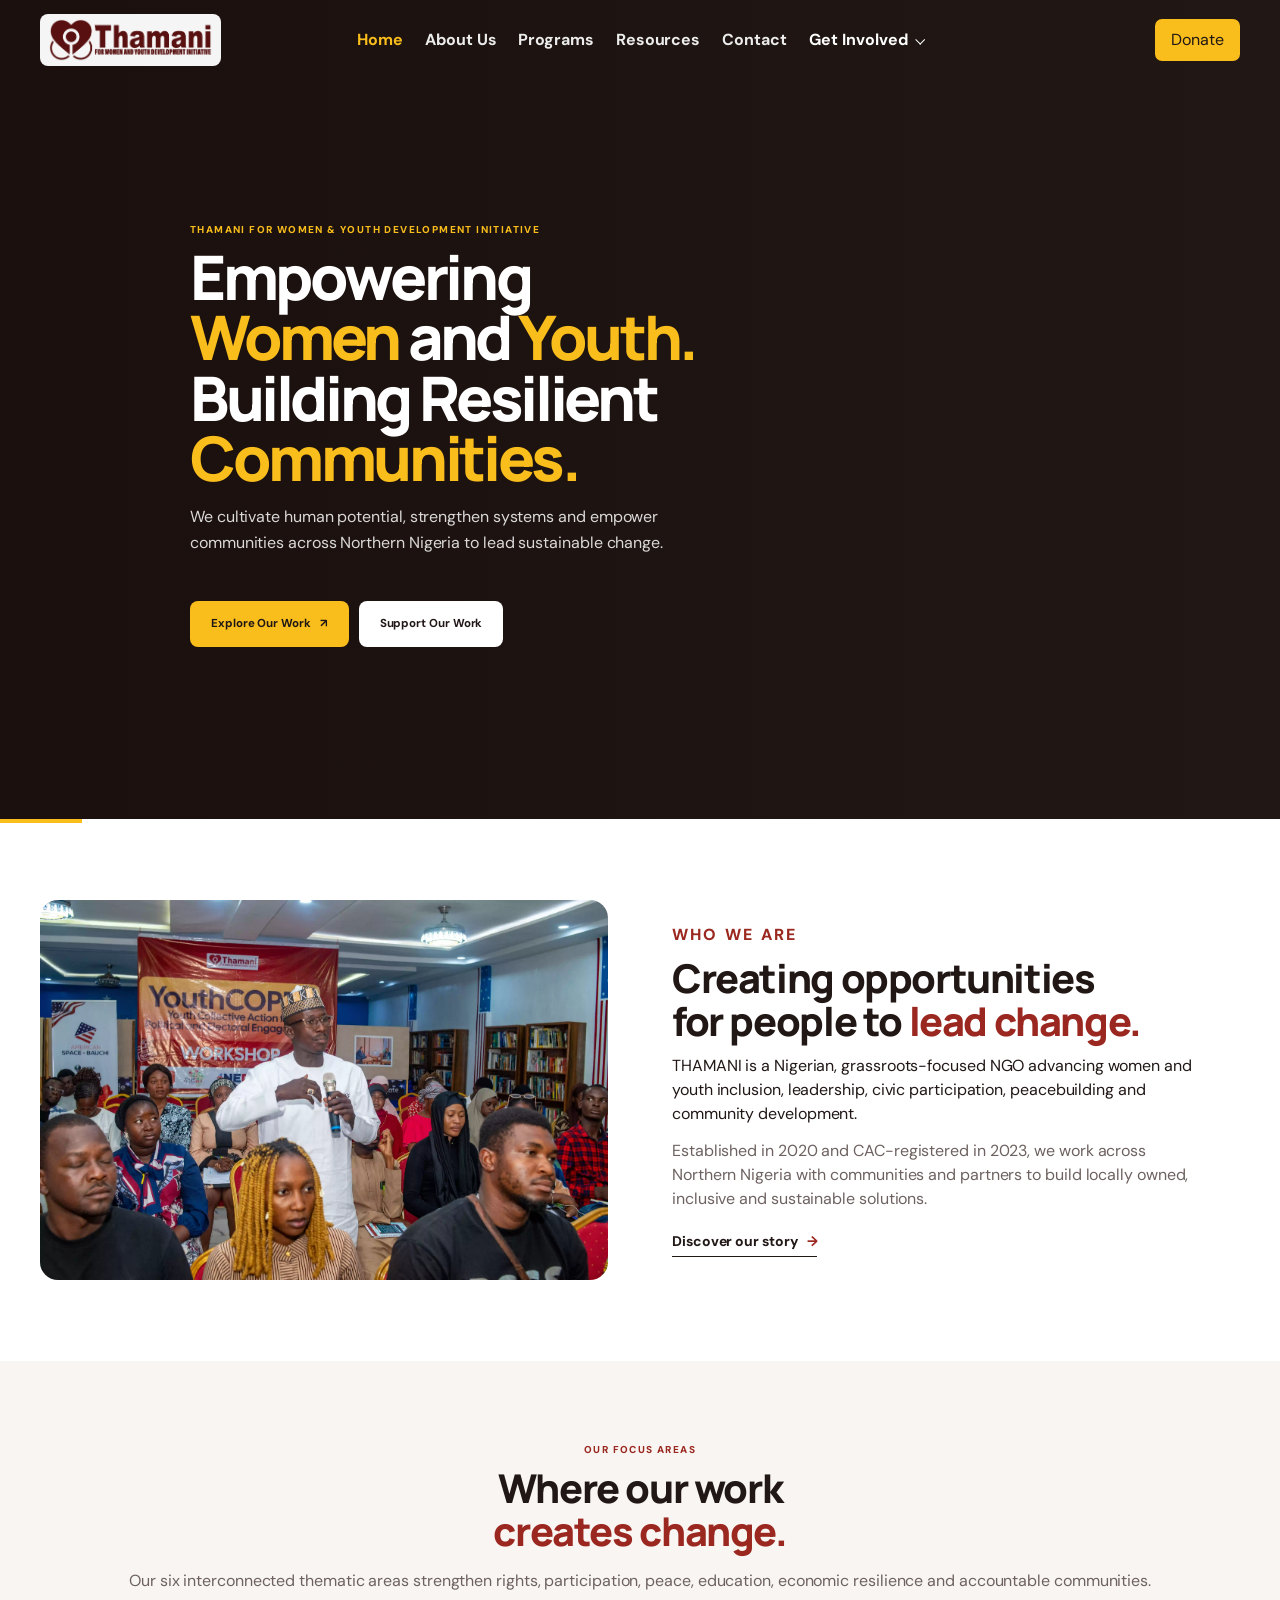
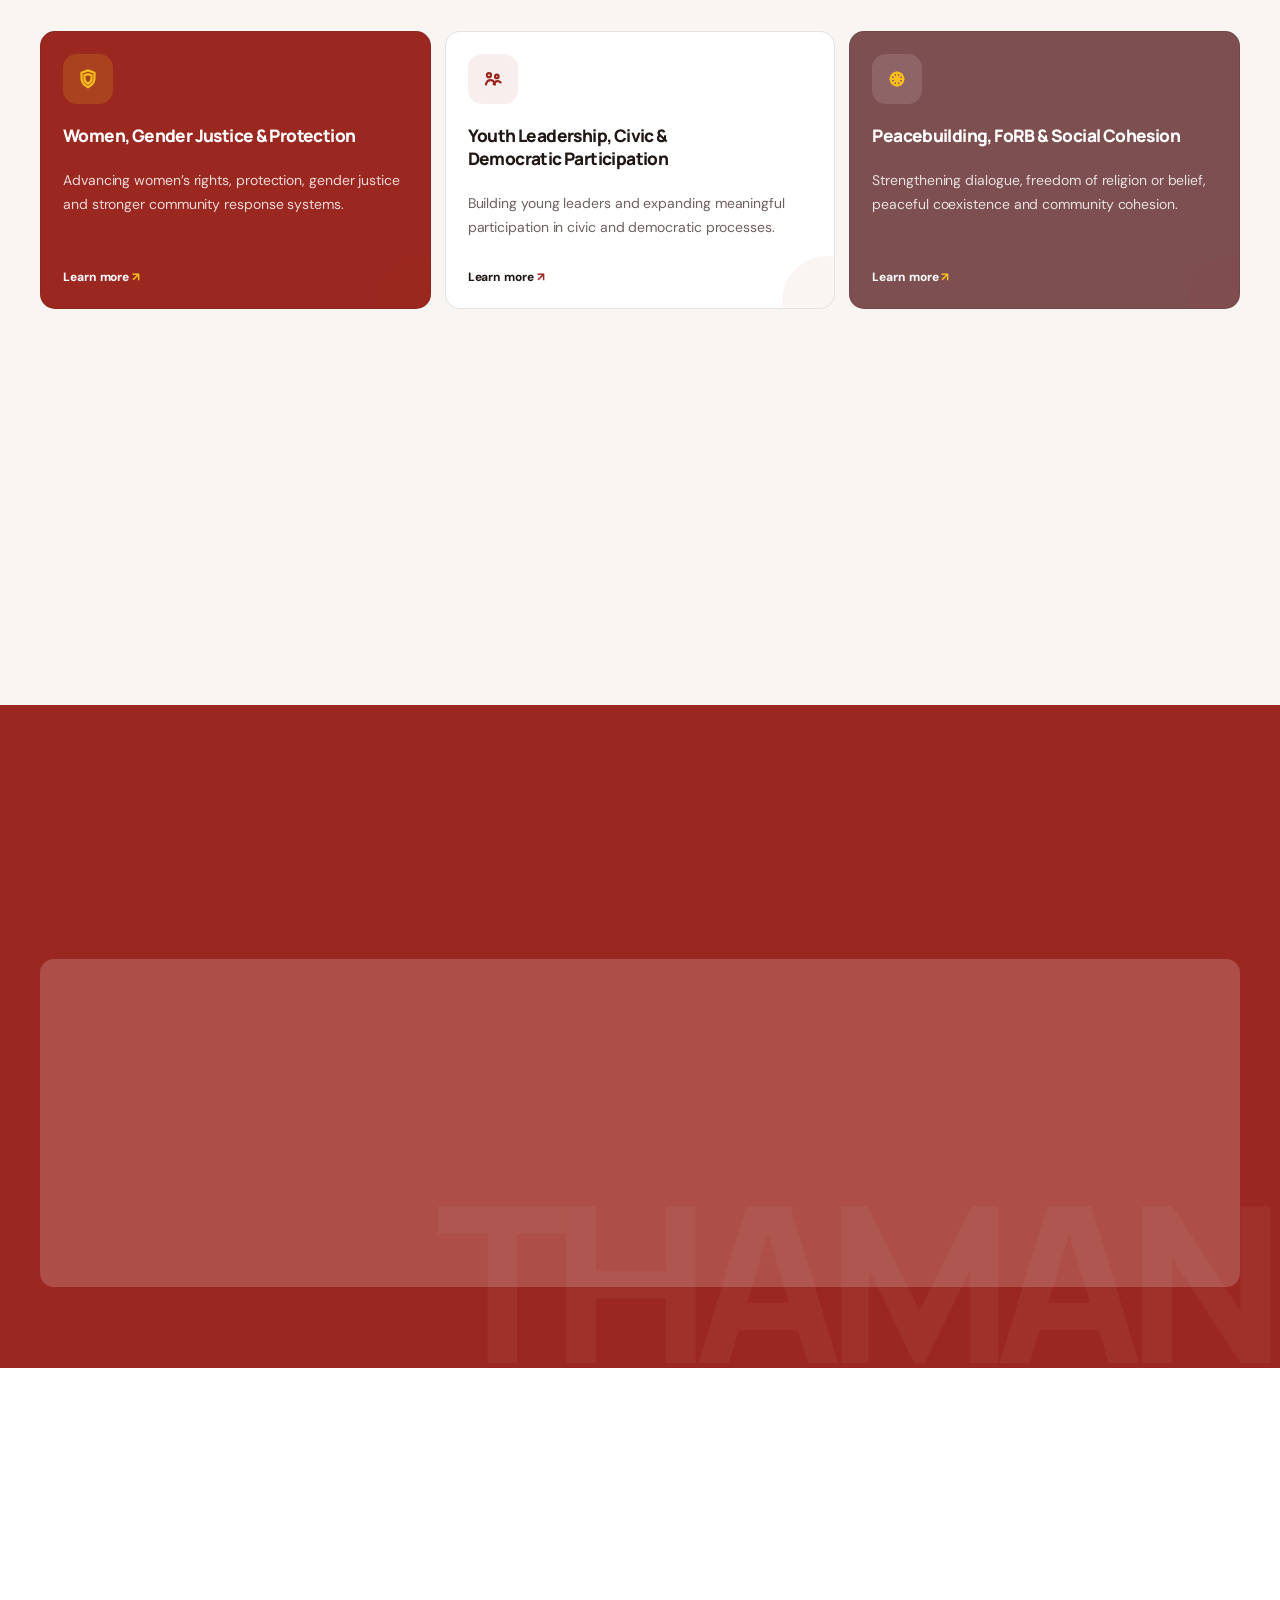
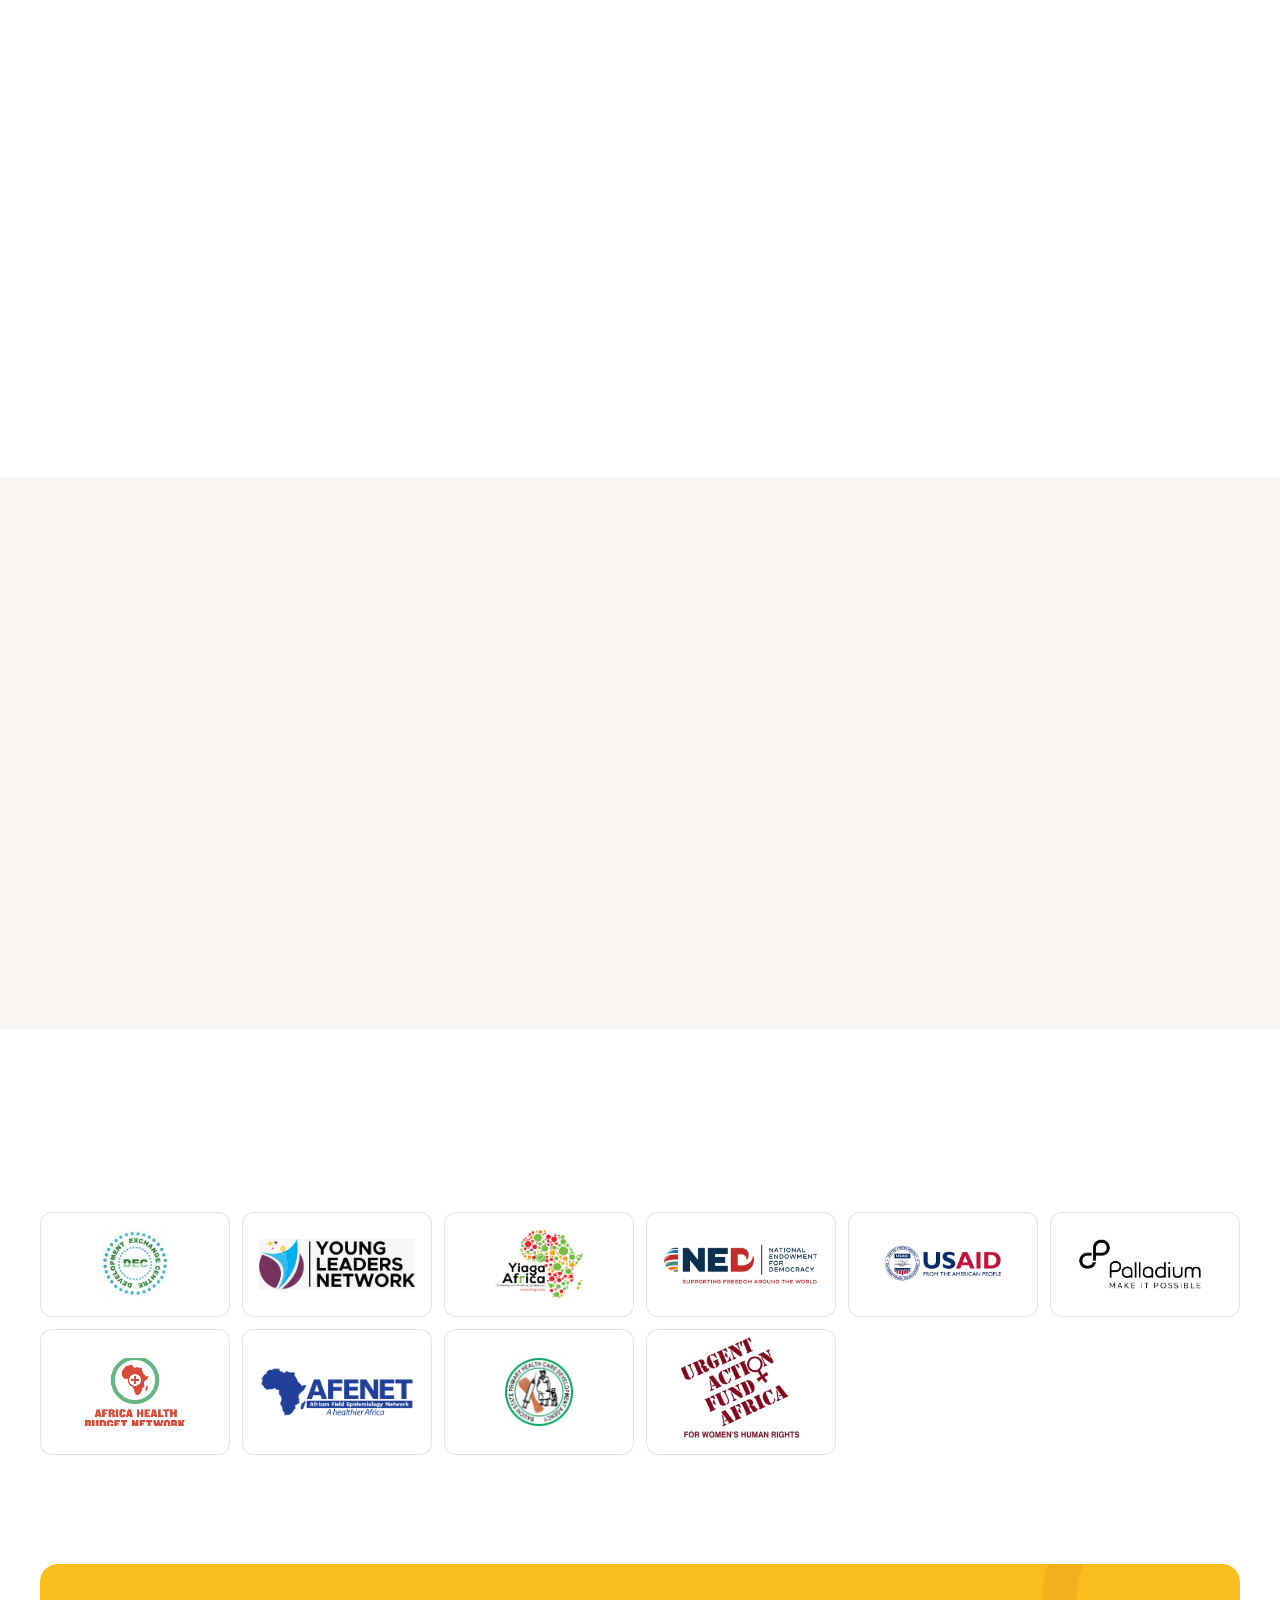
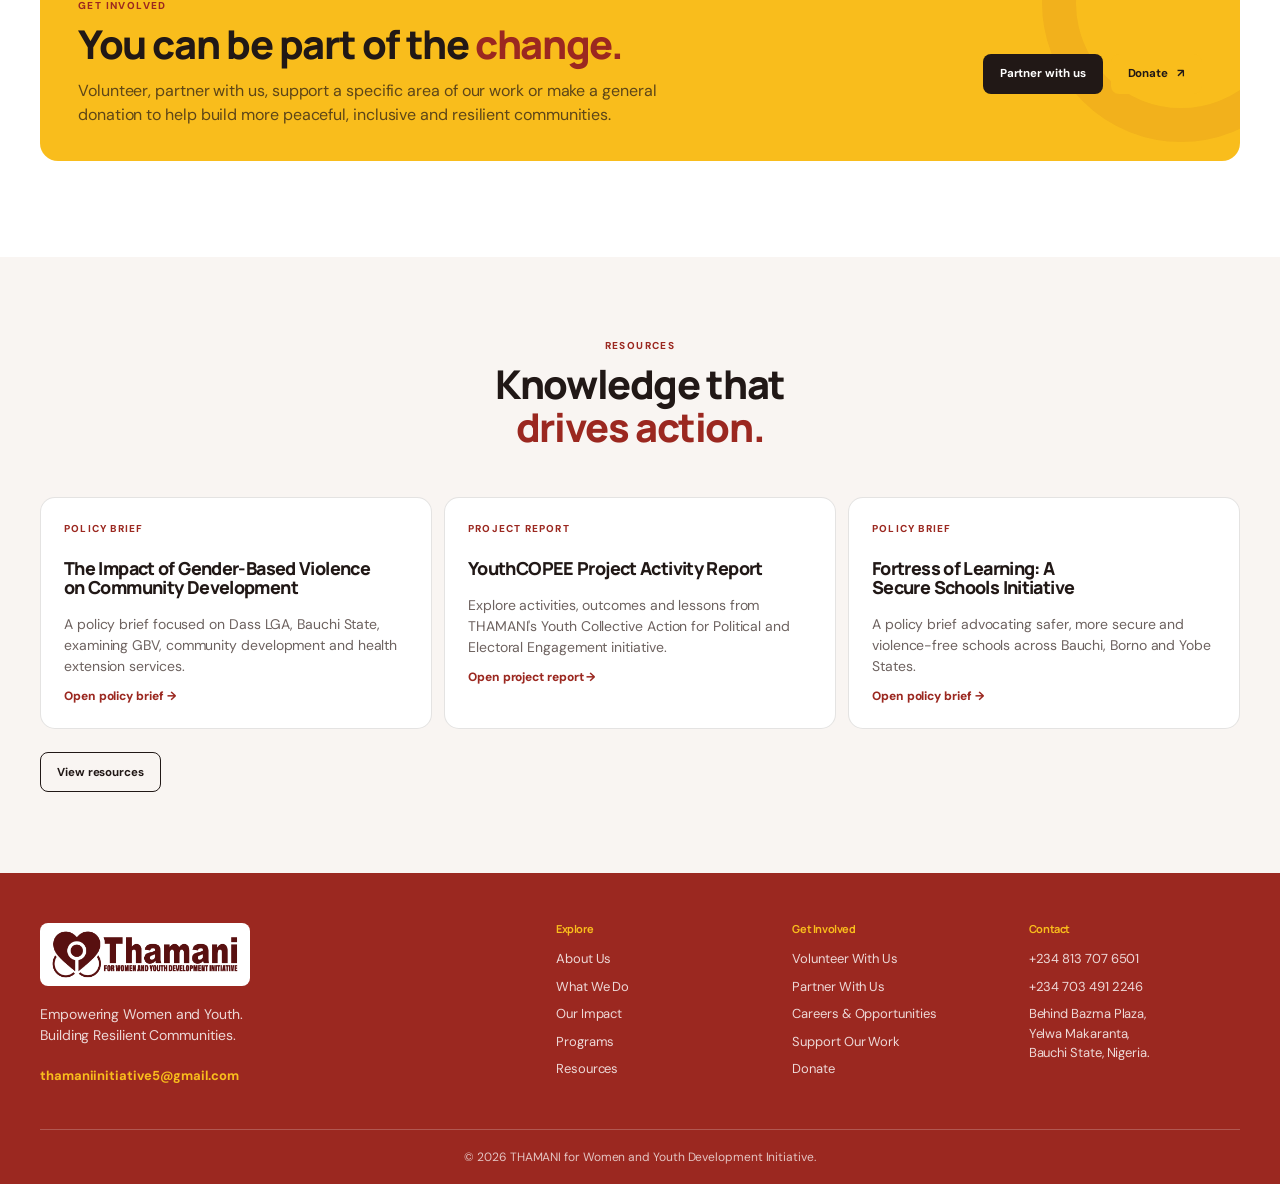
<file: index.html>
<!--
  HERO SLIDESHOW IMAGES:
  Add these files to /images:
  hero-1.jpg through hero-8.jpg
-->
<!doctype html>

<html lang="en">
  <head>
    <meta charset="utf-8" />
    <meta content="width=device-width, initial-scale=1.0" name="viewport" />
    <meta
      content="THAMANI for Women and Youth Development Initiative — empowering women and youth and building resilient communities across Northern Nigeria."
      name="description"
    />
    <title>THAMANI | Empowering Women &amp; Youth</title>
    <link href="https://fonts.googleapis.com" rel="preconnect" />
    <link crossorigin="" href="https://fonts.gstatic.com" rel="preconnect" />
    <link
      href="https://fonts.googleapis.com/css2?family=DM+Sans:wght@400;500;600;700&amp;family=Manrope:wght@600;700;800&amp;display=swap"
      rel="stylesheet"
    />
    <link href="style.css" rel="stylesheet" />
  </head>
  <body>
    <header class="site-header">
      <div class="container nav-wrap">
        <a
          aria-label="THAMANI home"
          class="brand brand-logo-link"
          href="index.html"
          ><img
            alt="THAMANI for Women and Youth Development Initiative"
            class="brand-logo"
            src="images/thamani-logo.png"
        /></a>
        <button
          aria-expanded="false"
          aria-label="Open navigation"
          class="menu-toggle"
        >
          <span></span><span></span><span></span>
        </button>
        <nav aria-label="Main navigation" class="site-nav">
          <a class="active" data-nav="home" href="index.html">Home</a>
          <a data-nav="about" href="who-we-are.html">About Us</a>
          <a data-nav="programmes" href="programmes-2.html">Programs</a
          ><a data-nav="resources" href="resources.html">Resources</a>
          <a data-nav="contact" href="contact.html">Contact</a>
          <div class="nav-dropdown" data-nav="involved">
            <button
              aria-expanded="false"
              class="nav-dropdown-toggle"
              type="button"
            >
              Get Involved
              <span aria-hidden="true" class="dropdown-caret"></span>
            </button>
            <div class="nav-dropdown-menu">
              <a href="volunteer.html#volunteer">Volunteer With Us</a>
              <a href="volunteer.html#partner">Partner With Us</a
              ><a href="careers.html">Careers &amp; Opportunities</a>
              <a href="donate.html#support-work">Support Our Work</a>
              <a href="donate.html#general-donation">Donate</a>
            </div>
          </div>
        </nav>
        <a class="nav-donate header-donate" href="donate.html">Donate</a>
      </div>
    </header>
    <main id="home">
      <!-- HERO -->
      <section class="hero">
        <div aria-hidden="true" class="hero-slideshow">
          <div class="hero-slide hero-slide-1"></div>
          <div class="hero-slide hero-slide-2"></div>
          <div class="hero-slide hero-slide-3"></div>
          <div class="hero-slide hero-slide-4"></div>
          <div class="hero-slide hero-slide-5"></div>
          <div class="hero-slide hero-slide-6"></div>
          <div class="hero-slide hero-slide-7"></div>
          <div class="hero-slide hero-slide-8"></div>
        </div>
        <div class="hero-overlay"></div>
        <div class="container hero-content">
          <p class="eyebrow hero-eyebrow">
            THAMANI FOR WOMEN &amp; YOUTH DEVELOPMENT INITIATIVE
          </p>
          <h1>
            Empowering <span>Women</span> and <span>Youth.</span><br />
            Building Resilient <span>Communities.</span>
          </h1>
          <p class="hero-copy">
            We cultivate human potential, strengthen systems and empower
            communities across Northern Nigeria to lead sustainable change.
          </p>
          <div class="hero-actions">
            <a class="btn btn-primary" href="#focus"
              >Explore Our Work <span>↗</span></a
            >
            <a class="btn btn-light" href="donate.html#support-work"
              >Support Our Work</a
            >
          </div>
        </div>
        <!-- <div class="hero-scroll">Scroll to explore <span>↓</span></div> -->
      </section>
      <!-- INTRO -->
      <section class="section intro" id="about">
        <div class="container intro-grid">
          <div class="intro-image reveal">
            <img
              alt="THAMANI community engagement"
              src="images/ourstory.webp"
            />
          </div>
          <div class="intro-copy reveal">
            <p class="eyebrow">WHO WE ARE</p>
            <h2>Creating opportunities for people to <em>lead change.</em></h2>
            <p class="lead">
              THAMANI is a Nigerian, grassroots-focused NGO advancing women and
              youth inclusion, leadership, civic participation, peacebuilding
              and community development.
            </p>
            <p>
              Established in 2020 and CAC-registered in 2023, we work across
              Northern Nigeria with communities and partners to build locally
              owned, inclusive and sustainable solutions.
            </p>
            <a class="text-link" href="who-we-are.html"
              >Discover our story <span>→</span></a
            >
          </div>
        </div>
      </section>
      <!-- FOCUS AREAS -->
      <section class="section focus-section" id="focus">
        <div class="container">
          <div class="section-heading split reveal">
            <div>
              <p class="eyebrow">OUR FOCUS AREAS</p>
              <h2>Where our work<br /><em>creates change.</em></h2>
              <p>
                Our six interconnected thematic areas strengthen rights,
                participation, peace, education, economic resilience and
                accountable communities.
              </p>
            </div>
          </div>
          <div class="focus-grid">
            <article class="focus-card focus-theme focus-theme-red reveal">
              <div aria-hidden="true" class="focus-icon">
                <svg class="focus-svg focus-svg-bold" viewbox="0 0 24 24">
                  <path
                    d="M12 3.4 18.5 5.8v5.3c0 4.1-2.5 7.2-6.5 9.2-4-2-6.5-5.1-6.5-9.2V5.8z"
                  ></path>
                  <path
                    d="M12 7.1 15.6 8.4v2.8c0 2.5-1.4 4.4-3.6 5.7-2.2-1.3-3.6-3.2-3.6-5.7V8.4z"
                  ></path>
                </svg>
              </div>
              <h3>Women, Gender Justice &amp; Protection</h3>
              <p>
                Advancing women’s rights, protection, gender justice and
                stronger community response systems.
              </p>
              <a href="programmes-2.html">Learn more <span>↗</span></a>
            </article>
            <article class="focus-card focus-theme reveal">
              <div aria-hidden="true" class="focus-icon">
                <svg class="focus-svg focus-svg-final" viewbox="0 0 24 24">
                  <circle cx="8" cy="8.2" r="2"></circle>
                  <circle cx="15.8" cy="9.4" r="1.8"></circle>
                  <path
                    d="M4.9 17.4c.7-2.8 2.3-4.3 4.6-4.3 2.2 0 3.8 1.5 4.5 4.3"
                  ></path>
                  <path
                    d="M12.7 17.3c.4-1.7 1.6-2.9 3.5-3.2 1.4-.2 2.6.4 3.4 1.4"
                  ></path>
                </svg>
              </div>
              <h3>Youth Leadership, Civic &amp; Democratic Participation</h3>
              <p>
                Building young leaders and expanding meaningful participation in
                civic and democratic processes.
              </p>
              <a href="programmes-2.html">Learn more <span>↗</span></a>
            </article>
            <article class="focus-card focus-theme focus-theme-mauve reveal">
              <div aria-hidden="true" class="focus-icon">
                <svg class="focus-svg focus-svg-final" viewbox="0 0 24 24">
                  <circle cx="12" cy="12" r="6.4"></circle>
                  <path d="M12 5.6v12.8"></path>
                  <path d="M5.6 12h12.8"></path>
                  <path d="M7.5 7.5 16.5 16.5"></path>
                  <path d="M16.5 7.5 7.5 16.5"></path>
                </svg>
              </div>
              <h3>Peacebuilding, FoRB &amp; Social Cohesion</h3>
              <p>
                Strengthening dialogue, freedom of religion or belief, peaceful
                coexistence and community cohesion.
              </p>
              <a href="programmes-2.html">Learn more <span>↗</span></a>
            </article>
            <article class="focus-card focus-theme reveal">
              <div aria-hidden="true" class="focus-icon">
                <svg class="focus-svg focus-svg-bold" viewbox="0 0 24 24">
                  <path d="M2.8 9.4 12 5.9l9.2 3.5L12 13z"></path>
                  <path
                    d="M6.2 11.3v3.4c0 .9 2.6 2.4 5.8 2.4s5.8-1.5 5.8-2.4v-3.4"
                  ></path>
                  <path d="M18.7 10.1v4.1"></path>
                  <path
                    d="M18.7 14.2c0 .7.6 1.2 1.2 1.2.7 0 1.3.5 1.3 1.2"
                  ></path>
                </svg>
              </div>
              <h3>Education, Child Protection &amp; Safe Schools</h3>
              <p>
                Supporting inclusive education, child protection and safer
                learning environments for every learner.
              </p>
              <a href="programmes-2.html">Learn more <span>↗</span></a>
            </article>
            <article class="focus-card focus-theme focus-theme-gold reveal">
              <div aria-hidden="true" class="focus-icon">
                <svg class="focus-svg focus-svg-final" viewbox="0 0 24 24">
                  <path d="M5.2 18.2h13.6"></path>
                  <path d="M7.1 16.7v-4.2"></path>
                  <path d="M11 16.7V9.8"></path>
                  <path d="M14.9 16.7v-5"></path>
                  <path d="M18.8 16.7V7.8"></path>
                  <path d="M7.1 9.6h3.9l2.4-2.3h5.4"></path>
                  <path d="M16.4 5.8h2.4v2.4"></path>
                </svg>
              </div>
              <h3>Economic Empowerment, VSLA &amp; Community Resilience</h3>
              <p>
                Expanding savings, livelihoods, economic opportunities and
                resilience for women and communities.
              </p>
              <a href="programmes-2.html">Learn more <span>↗</span></a>
            </article>
            <article class="focus-card focus-theme reveal">
              <div aria-hidden="true" class="focus-icon">
                <svg class="focus-svg focus-svg-final" viewbox="0 0 24 24">
                  <path d="M4.4 12.4h4.4l6.8-3.6v8.4l-6.8-3.6H4.4z"></path>
                  <path d="M15.8 10.3c1 .5 1.7 1.2 2.1 2.1"></path>
                  <path d="M15.8 14.1c1-.5 1.7-1.2 2.1-2.1"></path>
                  <path
                    d="M18.5 8.4c1.4 1 2.1 2.2 2.1 3.9s-.7 2.9-2.1 3.9"
                  ></path>
                  <path d="M8.2 12.4v4"></path>
                </svg>
              </div>
              <h3>
                Policy Advocacy, Digital Engagement &amp; Community
                Accountability
              </h3>
              <p>
                Using advocacy, digital platforms and citizen engagement to
                strengthen accountability and influence policy.
              </p>
              <a href="programmes-2.html">Learn more <span>↗</span></a>
            </article>
          </div>
        </div>
      </section>
      <!-- IMPACT -->
      <section class="impact-section" id="impact">
        <div class="container impact-wrap">
          <div class="impact-intro reveal">
            <p class="eyebrow">OUR IMPACT</p>
            <h2>From ideas to <em>action.</em></h2>
            <p>
              We transform ideas into action by empowering women, young people
              and communities to become active drivers of sustainable
              development.
            </p>
          </div>
          <div class="stats-grid">
            <div class="stat reveal">
              <strong data-count="60">0</strong>
              <span>Youths trained on digital and protest rights</span>
            </div>
            <div class="stat reveal">
              <strong data-count="60">0</strong>
              <span
                >Youths trained on participation, citizen accountability and
                electioneering advocacy</span
              >
            </div>
            <div class="stat reveal">
              <strong data-count="36">0</strong>
              <span
                >Community women leaders trained on GBV referrals, prevention
                and health support</span
              >
            </div>
            <div class="stat reveal">
              <strong data-count="1">0</strong>
              <span>Truth &amp; Justice Committee established</span>
            </div>
            <div class="stat reveal">
              <strong data-count="7">0</strong>
              <span>VSLA groups with 175 active members</span>
            </div>
            <div class="stat reveal">
              <strong data-count="8" data-prefix="₦" data-suffix="M">0</strong>
              <span>VSLA assets and member savings accumulated in 2 years</span>
            </div>
            <div class="stat reveal">
              <strong data-count="3">0</strong>
              <span>Policy documents supporting advocacy across 2 states</span>
            </div>
            <div class="stat reveal">
              <strong data-count="5">0</strong>
              <span
                >Civic events promoting political participation and voter
                sensitisation</span
              >
            </div>
          </div>
        </div>
      </section>
      <!-- FEATURED PROGRAMMES -->
      <section class="section programmes" id="programmes">
        <div class="container">
          <div class="section-heading split reveal">
            <div>
              <p class="eyebrow">FEATURED PROGRAMMES</p>
              <h2>Small actions.<br /><em>Lasting impact.</em></h2>
              <p>
                Through partnerships, evidence based advocacy and grassroots
                <br />
                engagement, THAMANI works to strengthen communities across
                <br />
                Northern Nigeria.
              </p>
            </div>
          </div>
          <div class="programme-grid">
            <article class="programme-card programme-one reveal" tabindex="0">
              <div class="programme-content">
                <span class="tag">YOUTH &amp; GOVERNANCE</span>
                <h3>YouthCOPEE</h3>
                <p>
                  Youth Collective Action for Political and Electoral
                  Engagement, building a new generation of civic leaders.
                </p>
                <a href="programmes-2.html">Explore programme <span>↗</span></a>
              </div>
            </article>
            <article class="programme-card programme-two reveal" tabindex="0">
              <div class="programme-content">
                <span class="tag">PEACE &amp; SOCIAL COHESION</span>
                <h3>YouthCARE / FoRB</h3>
                <p>
                  Strengthening youth networks, dialogue and positive narratives
                  for peaceful coexistence.
                </p>
                <a href="programmes-2.html">Explore programme <span>↗</span></a>
              </div>
            </article>
            <article class="programme-card programme-three reveal" tabindex="0">
              <div class="programme-content">
                <span class="tag">EDUCATION</span>
                <h3>USAID-Palladium SCALE project</h3>
                <p>
                  Supporting safe, inclusive and violence free learning
                  environments through civic advocacy and local engagement.
                </p>
                <a href="programmes-2.html">Explore programme <span>↗</span></a>
              </div>
            </article>
            <article class="programme-card programme-four reveal" tabindex="0">
              <div class="programme-content">
                <span class="tag">WOMEN'S EMPOWERMENT</span>
                <h3>#HerVoice</h3>
                <p>
                  Strengthening community responses to GBV while supporting
                  women's economic empowerment and collective action.
                </p>
                <a href="programmes-2.html">Explore programme <span>↗</span></a>
              </div>
            </article>
          </div>
        </div>
      </section>
      <!-- FEATURE STORY -->
      <section class="section story-section">
        <div class="container story-grid">
          <!-- <div class="story reveal">
          <img src="images/hero-3.jpeg" alt="THAMANI community engagement">
        </div> -->
          <div class="intro-image reveal">
            <img
              alt="THAMANI community engagement"
              src="images/whoweare.webp"
            />
          </div>
          <div class="story-copy reveal">
            <p class="eyebrow">A STORY OF CHANGE</p>
            <h2>When community voices become <em>policy action.</em></h2>
            <p>
              Through the #HerVoice Project, THAMANI strengthened community
              responses to gender-based violence in Dass LGA, Bauchi State.
            </p>
            <p>
              The work brought together women leaders, fathers, community
              structures, government institutions and development partners to
              strengthen response, accountability and survivor support.
            </p>
            <a class="btn btn-dark" href="programmes-2.html#hervoice"
              >Read the story <span>↗</span></a
            >
          </div>
        </div>
      </section>
      <!-- PARTNERS -->
      <section class="section partners">
        <div class="container">
          <div class="partners-heading reveal">
            <p class="eyebrow">PARTNERS &amp; COLLABORATIONS</p>
            <h2>Change is stronger <em>together.</em></h2>
          </div>
          <div class="partner-list partner-logo-grid reveal">
            <div class="partner-logo-card">
              <a href="https://dexcentre.org/" target="_blank">
                <img
                  alt="Development Exchange Centre"
                  src="images/partner-dec.jpeg"
                />
              </a>
            </div>
            <div class="partner-logo-card">
              <a href="https://youngleadersnet.org/" target="_blank">
                <img alt="Young Leaders Network" src="images/partner-yln.jpg" />
              </a>
            </div>
            <div class="partner-logo-card">
              <a href="https://yiaga.org/" target="_blank">
                <img alt="Yiaga Africa" src="images/partner-yiaga-africa.png" />
              </a>
            </div>
            <div class="partner-logo-card">
              <a href="https://www.ned.org/" target="_blank">
                <img
                  alt="National Endowment for Democracy"
                  src="images/partner-ned.jpeg"
                />
              </a>
            </div>
            <div class="partner-logo-card">
              <a href="https://www.usaid.gov/" target="_blank">
                <img alt="USAID" src="images/partner-usaid.png" />
              </a>             
            </div>
            <div class="partner-logo-card">
              <a href="https://thepalladiumgroup.com/" target="_blank">
                <img alt="Palladium" src="images/partner-palladium.jpeg" />
              </a>  
            </div>
            <!-- <div class="partner-logo-card">
              <img
                alt="USAID and Palladium"
                src="images/partner-usaid-palladium.png"
              />
            </div> -->
            <div class="partner-logo-card">
              <a href="https://africahbn.info/" target="_blank">
                <img
                  alt="Africa Health Budget Network"
                  src="images/partner-ahbn.png"
                />
              </a>
            </div>
            <div class="partner-logo-card">
              <a href="https://afenet.net/" target="_blank">
                <img
                alt="African Field Epidemiology Network"
                src="images/partner-afenet.png"
              />
              </a>             
            </div>
            <div class="partner-logo-card">
              <img
                alt="Bauchi State Primary Health Care Development Agency"
                src="images/partner-bauchi-phcda.jpeg"
              />
            </div>
            <div class="partner-logo-card">
              <a href="https://www.uaf-africa.org/" target="_blank">
                <img
                alt="Urgent Action Fund Africa"
                src="images/partner-uaf-africa.png"
              />
              </a> 
            </div>
          </div>
        </div>
      </section>
      <!-- GET INVOLVED -->
      <section class="section cta-section" id="get-involved">
        <div class="container cta-box reveal">
          <div>
            <p class="eyebrow">GET INVOLVED</p>
            <h2>You can be part of the <em>change.</em></h2>
            <p>
              Volunteer, partner with us, support a specific area of our work or
              make a general donation to help build more peaceful, inclusive and
              resilient communities.
            </p>
          </div>
          <div class="cta-actions">
            <a class="btn btn-dark" href="volunteer.html#partner"
              >Partner with us</a
            >
            <a class="btn btn-primary" href="donate.html"
              >Donate <span>↗</span></a
            >
          </div>
        </div>
      </section>
      <!-- RESOURCES -->
      <section class="section resources" id="resources">
        <div class="container">
          <div class="section-heading split reveal">
            <div>
              <p class="eyebrow">RESOURCES</p>
              <h2>Knowledge that<br /><em>drives action.</em></h2>
            </div>
          </div>
          <div class="resource-grid">
            <article class="resource-card reveal">
              <span class="resource-type">POLICY BRIEF</span>
              <h3>
                The Impact of Gender-Based Violence on Community Development
              </h3>
              <p>
                A policy brief focused on Dass LGA, Bauchi State, examining GBV,
                community development and health extension services.
              </p>
              <a
                href="resources/bauchi-gbv-policy-brief.pdf"
                rel="noopener"
                target="_blank"
                >Open policy brief →</a
              >
            </article>
            <article class="resource-card reveal">
              <span class="resource-type">PROJECT REPORT</span>
              <h3>YouthCOPEE Project Activity Report</h3>
              <p>
                Explore activities, outcomes and lessons from THAMANI's Youth
                Collective Action for Political and Electoral Engagement
                initiative.
              </p>
              <a
                href="resources/youthcopee-project-activity-report.pdf"
                rel="noopener"
                target="_blank"
                >Open project report →</a
              >
            </article>
            <article class="resource-card reveal">
              <span class="resource-type">POLICY BRIEF</span>
              <h3>Fortress of Learning: A Secure Schools Initiative</h3>
              <p>
                A policy brief advocating safer, more secure and violence-free
                schools across Bauchi, Borno and Yobe States.
              </p>
              <a
                href="resources/safe-schools-policy-brief-northeast-nigeria.pdf"
                rel="noopener"
                target="_blank"
                >Open policy brief →</a
              >
            </article>
          </div>
          <a class="btn btn-outline" href="resources.html">View resources</a>
        </div>
      </section>
    </main>
    <footer class="site-footer" id="contact-footer">
      <div class="container footer-top">
        <div class="footer-brand">
          <a class="brand brand-light brand-logo-link" href="index.html"
            ><img
              alt="THAMANI for Women and Youth Development Initiative"
              class="brand-logo"
              src="images/thamani-logo.png"
          /></a>
          <p>
            Empowering Women and Youth.<br />Building Resilient Communities.
          </p>
          <a class="footer-email" href="mailto:thamaniinitiative5@gmail.com"
            >thamaniinitiative5@gmail.com</a
          >
        </div>
        <div class="footer-links">
          <div>
            <h4>Explore</h4>
            <a href="who-we-are.html">About Us</a>
            <a href="index.html#focus">What We Do</a>
            <a href="index.html#impact">Our Impact</a>
            <a href="programmes-2.html">Programs</a
            ><a href="resources.html">Resources</a>
          </div>
          <div>
            <h4>Get Involved</h4>
            <a href="volunteer.html#volunteer">Volunteer With Us</a>
            <a href="volunteer.html#partner">Partner With Us</a
            ><a href="careers.html">Careers &amp; Opportunities</a>
            <a href="donate.html#support-work">Support Our Work</a>
            <a href="donate.html#general-donation">Donate</a>
          </div>
          <div>
            <h4>Contact</h4>
            <a href="tel:08137076501">+234 813 707 6501</a>
            <a href="tel:+2347034912246">+234 703 491 2246</a>
            <span
              >Behind Bazma Plaza,<br />Yelwa Makaranta,<br />Bauchi State,
              Nigeria.</span
            >
          </div>
        </div>
      </div>
      <div class="container footer-bottom">
        <span
          >© <span id="year"></span> THAMANI for Women and Youth Development
          Initiative.</span
        >
      </div>
    </footer>
    <script src="script.js"></script>
  </body>
</html>
</file>
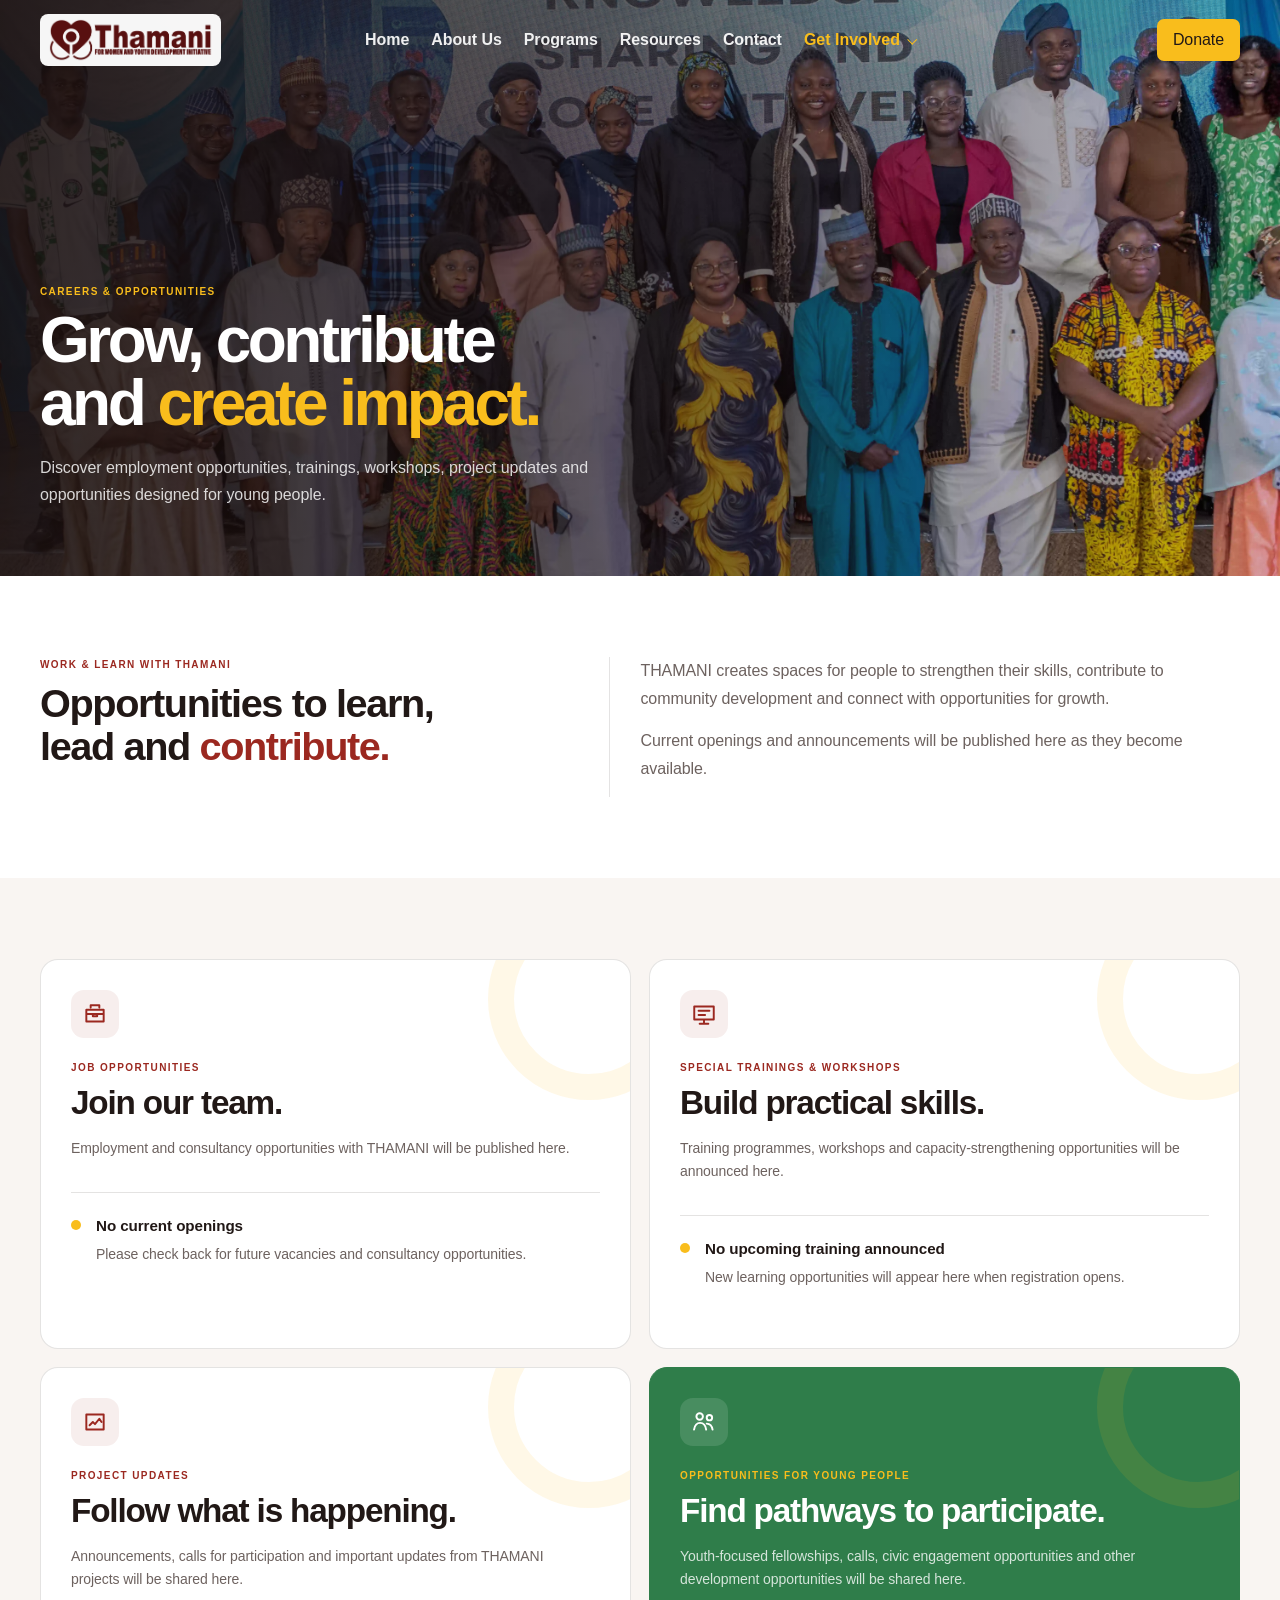
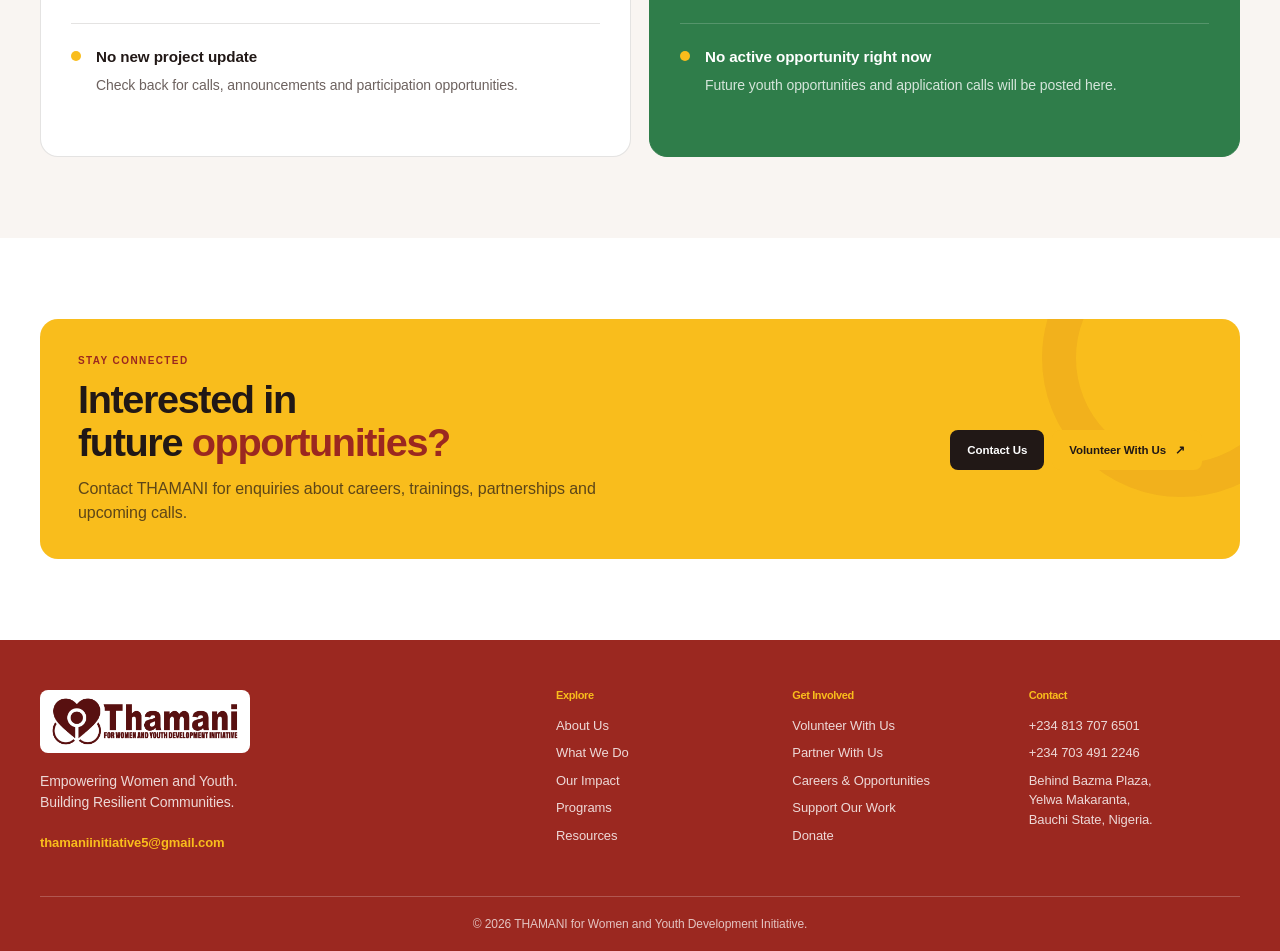
<file: careers.html>
<!doctype html>

<html lang="en">
  <head>
    <meta charset="utf-8" />
    <meta content="width=device-width, initial-scale=1" name="viewport" />
    <title>Careers &amp; Opportunities | THAMANI</title>
    <meta
      content="Explore careers, trainings, workshops, project updates and youth opportunities from THAMANI."
      name="description"
    />
    <link href="style.css" rel="stylesheet" />
  </head>
  <body>
    <header class="site-header">
      <div class="container nav-wrap">
        <a
          aria-label="THAMANI home"
          class="brand brand-logo-link"
          href="index.html"
          ><img
            alt="THAMANI for Women and Youth Development Initiative"
            class="brand-logo"
            src="images/thamani-logo.png"
        /></a>
        <button
          aria-expanded="false"
          aria-label="Open navigation"
          class="menu-toggle"
        >
          <span></span><span></span><span></span>
        </button>
        <nav aria-label="Main navigation" class="site-nav">
          <a data-nav="home" href="index.html">Home</a>
          <a data-nav="about" href="who-we-are.html">About Us</a>
          <a data-nav="programmes" href="programmes-2.html">Programs</a>
          <a data-nav="resources" href="resources.html">Resources</a>
          <a data-nav="contact" href="contact.html">Contact</a>
          <div class="nav-dropdown active" data-nav="involved">
            <button
              aria-expanded="false"
              class="nav-dropdown-toggle"
              type="button"
            >
              Get Involved
              <span aria-hidden="true" class="dropdown-caret"></span>
            </button>
            <div class="nav-dropdown-menu">
              <a href="volunteer.html#volunteer">Volunteer With Us</a>
              <a href="volunteer.html#partner">Partner With Us</a>
              <a href="careers.html">Careers &amp; Opportunities</a>
              <a href="donate.html#support-work">Support Our Work</a>
              <a href="donate.html#general-donation">Donate</a>
            </div>
          </div>
        </nav>
        <a class="nav-donate header-donate" href="donate.html">Donate</a>
      </div>
    </header>
    <main>
      <section class="careers-hero">
        <div class="careers-hero-bg"></div>
        <div class="container careers-hero-content reveal">
          <p class="eyebrow" style="color: var(--yellow)">
            CAREERS &amp; OPPORTUNITIES
          </p>
          <h1>Grow, contribute and <em>create impact.</em></h1>
          <p>
            Discover employment opportunities, trainings, workshops, project
            updates and opportunities designed for young people.
          </p>
        </div>
      </section>
      <section class="career-intro">
        <div class="container career-intro-grid">
          <div class="reveal">
            <p class="eyebrow">WORK &amp; LEARN WITH THAMANI</p>
            <h2>Opportunities to learn, lead and <em>contribute.</em></h2>
          </div>
          <div class="career-intro-copy reveal">
            <p>
              THAMANI creates spaces for people to strengthen their skills,
              contribute to community development and connect with opportunities
              for growth.
            </p>
            <p>
              Current openings and announcements will be published here as they
              become available.
            </p>
          </div>
        </div>
      </section>
      <section class="opportunities-section">
        <div class="container">
          <div class="opportunity-grid">
            <article class="opportunity-panel reveal" id="jobs">
              <div aria-hidden="true" class="opportunity-icon">
                <svg viewbox="0 0 24 24">
                  <path d="M8 6V4h8v2M4 8h16v11H4zM4 12h16M10 12v2h4v-2"></path>
                </svg>
              </div>
              <p class="eyebrow">JOB OPPORTUNITIES</p>
              <h2>Join our team.</h2>
              <p>
                Employment and consultancy opportunities with THAMANI will be
                published here.
              </p>
              <div class="empty-state">
                <span class="empty-dot"></span>
                <div>
                  <strong>No current openings</strong>
                  <p>
                    Please check back for future vacancies and consultancy
                    opportunities.
                  </p>
                </div>
              </div>
            </article>
            <article class="opportunity-panel reveal" id="training">
              <div aria-hidden="true" class="opportunity-icon">
                <svg viewbox="0 0 24 24">
                  <path d="M3 5h18v12H3zM8 21h8M12 17v4M7 9h10M7 13h6"></path>
                </svg>
              </div>
              <p class="eyebrow">SPECIAL TRAININGS &amp; WORKSHOPS</p>
              <h2>Build practical skills.</h2>
              <p>
                Training programmes, workshops and capacity-strengthening
                opportunities will be announced here.
              </p>
              <div class="empty-state">
                <span class="empty-dot"></span>
                <div>
                  <strong>No upcoming training announced</strong>
                  <p>
                    New learning opportunities will appear here when
                    registration opens.
                  </p>
                </div>
              </div>
            </article>
            <article class="opportunity-panel reveal" id="project-updates">
              <div aria-hidden="true" class="opportunity-icon">
                <svg viewbox="0 0 24 24">
                  <path d="M4 19V5h16v14zM7 15l3-3 2 2 4-5 2 3"></path>
                </svg>
              </div>
              <p class="eyebrow">PROJECT UPDATES</p>
              <h2>Follow what is happening.</h2>
              <p>
                Announcements, calls for participation and important updates
                from THAMANI projects will be shared here.
              </p>
              <div class="empty-state">
                <span class="empty-dot"></span>
                <div>
                  <strong>No new project update</strong>
                  <p>
                    Check back for calls, announcements and participation
                    opportunities.
                  </p>
                </div>
              </div>
            </article>
            <article
              class="opportunity-panel opportunity-panel-green reveal"
              id="youth-opportunities"
            >
              <div aria-hidden="true" class="opportunity-icon">
                <svg viewbox="0 0 24 24">
                  <circle cx="8" cy="7" r="3"></circle>
                  <circle cx="17" cy="8" r="2.5"></circle>
                  <path
                    d="M2.8 19c.7-4.1 2.8-6.2 5.6-6.2 2.9 0 5 2.1 5.6 6.2M14.5 13.5c2.8.1 4.8 1.9 5.4 5.5"
                  ></path>
                </svg>
              </div>
              <p class="eyebrow">OPPORTUNITIES FOR YOUNG PEOPLE</p>
              <h2>Find pathways to participate.</h2>
              <p>
                Youth-focused fellowships, calls, civic engagement opportunities
                and other development opportunities will be shared here.
              </p>
              <div class="empty-state">
                <span class="empty-dot"></span>
                <div>
                  <strong>No active opportunity right now</strong>
                  <p>
                    Future youth opportunities and application calls will be
                    posted here.
                  </p>
                </div>
              </div>
            </article>
          </div>
        </div>
      </section>
      <section class="career-cta">
        <div class="container">
          <div class="cta-box reveal">
            <div>
              <p class="eyebrow">STAY CONNECTED</p>
              <h2>Interested in future <em>opportunities?</em></h2>
              <p>
                Contact THAMANI for enquiries about careers, trainings,
                partnerships and upcoming calls.
              </p>
            </div>
            <div class="cta-actions">
              <a class="btn btn-dark" href="contact.html">Contact Us</a>
              <a class="btn btn-primary" href="volunteer.html"
                >Volunteer With Us <span>↗</span></a
              >
            </div>
          </div>
        </div>
      </section>
    </main>
    <footer class="site-footer" id="contact-footer">
      <div class="container footer-top">
        <div class="footer-brand">
          <a class="brand brand-light brand-logo-link" href="index.html"
            ><img
              alt="THAMANI for Women and Youth Development Initiative"
              class="brand-logo"
              src="images/thamani-logo.png"
          /></a>
          <p>
            Empowering Women and Youth.<br />Building Resilient Communities.
          </p>
          <a class="footer-email" href="mailto:thamaniinitiative5@gmail.com"
            >thamaniinitiative5@gmail.com</a
          >
        </div>
        <div class="footer-links">
          <div>
            <h4>Explore</h4>
            <a href="who-we-are.html">About Us</a>
            <a href="index.html#focus">What We Do</a>
            <a href="index.html#impact">Our Impact</a>
            <a href="programmes-2.html">Programs</a>
            <a href="resources.html">Resources</a>
          </div>
          <div>
            <h4>Get Involved</h4>
            <a href="volunteer.html#volunteer">Volunteer With Us</a>
            <a href="volunteer.html#partner">Partner With Us</a>
            <a href="careers.html">Careers &amp; Opportunities</a>
            <a href="donate.html#support-work">Support Our Work</a>
            <a href="donate.html#general-donation">Donate</a>
          </div>
          <div>
            <h4>Contact</h4>
            <a href="tel:08137076501">+234 813 707 6501</a>
            <a href="tel:+2347034912246">+234 703 491 2246</a>
            <span
              >Behind Bazma Plaza,<br />Yelwa Makaranta,<br />Bauchi State,
              Nigeria.</span
            >
          </div>
        </div>
      </div>
      <div class="container footer-bottom">
        <span
          >© <span id="year"></span> THAMANI for Women and Youth Development
          Initiative.</span
        >
      </div>
    </footer>
    <script src="script.js"></script>
  </body>
</html>
</file>
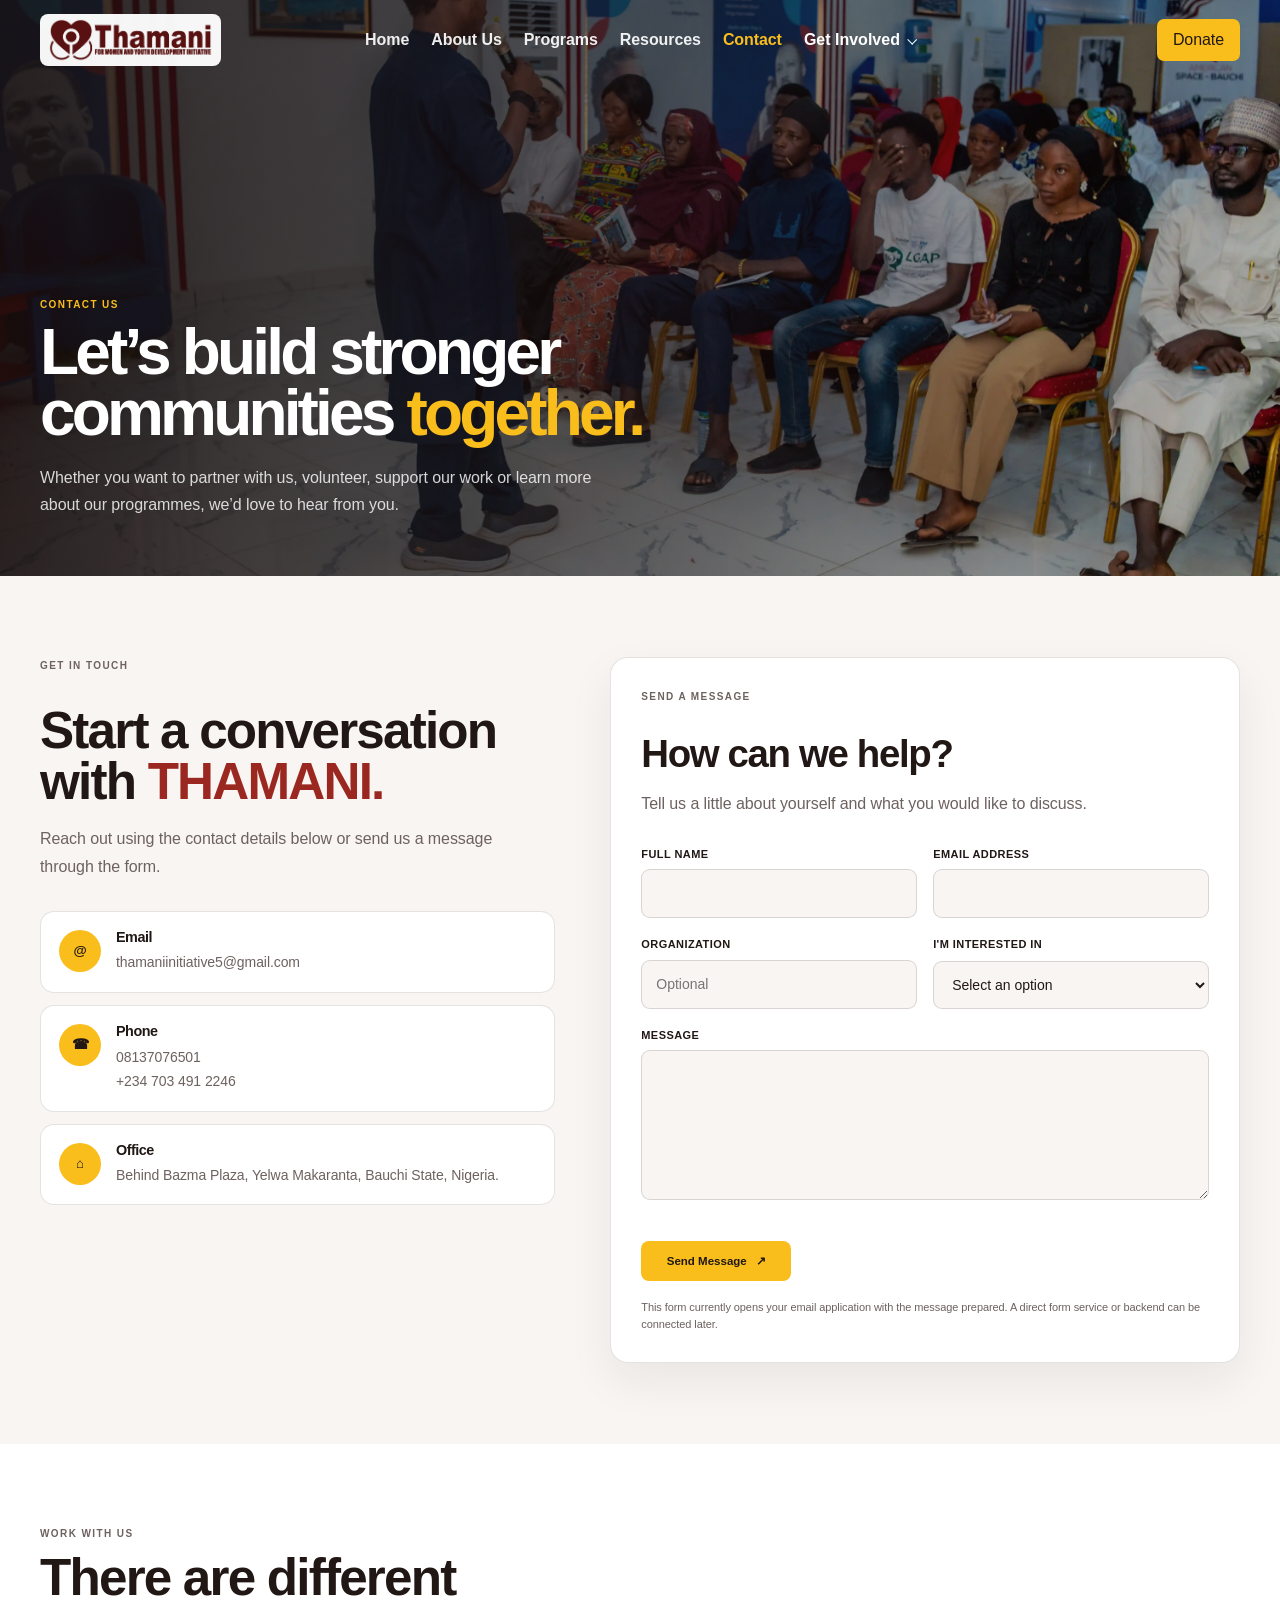
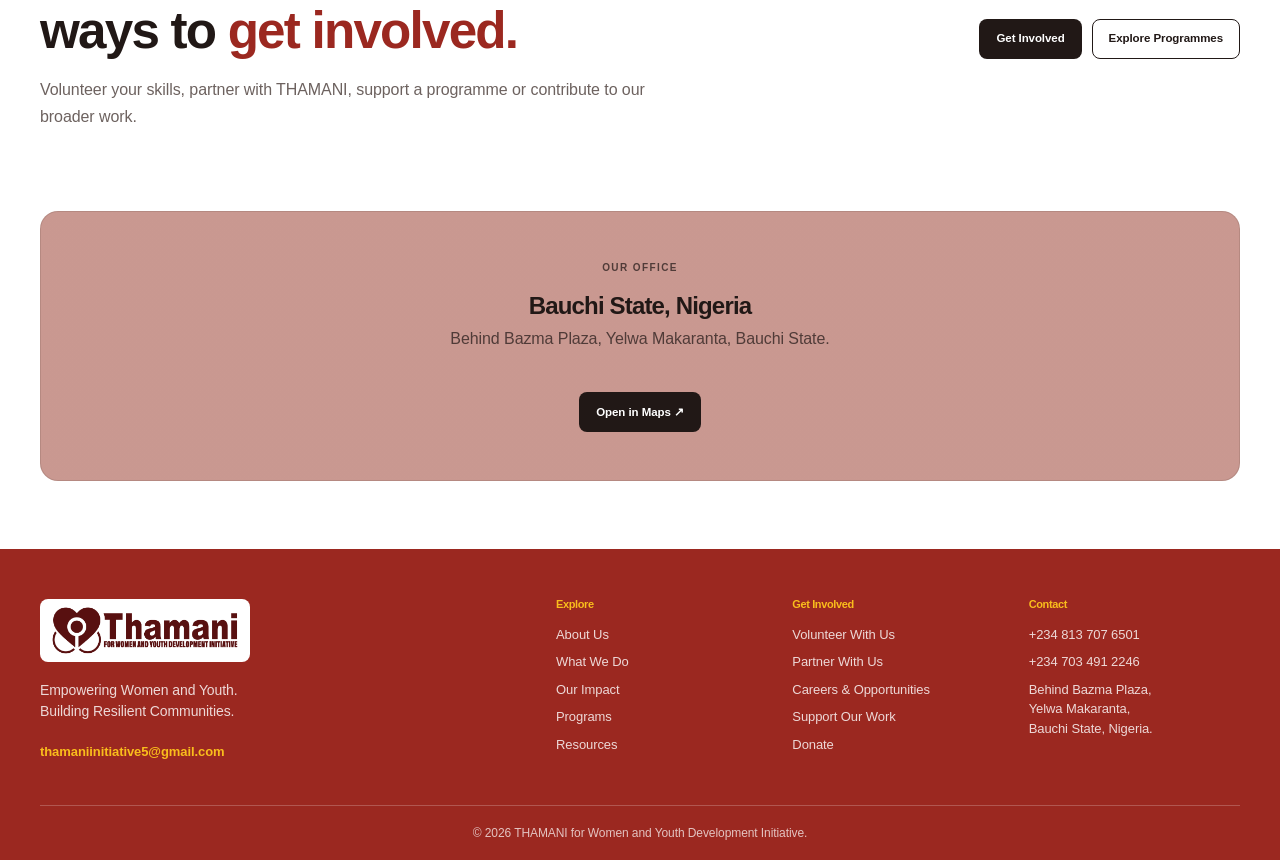
<file: contact.html>
<!DOCTYPE html>

<html lang="en">
<head>
<meta charset="utf-8"/>
<meta content="width=device-width, initial-scale=1.0" name="viewport"/>
<title>Contact | THAMANI</title>
<meta content="Contact THAMANI for Women and Youth Development Initiative in Bauchi State, Nigeria." name="description"/>
<link href="style.css" rel="stylesheet"/>
<style>
.contact-hero{min-height:62svh;position:relative;display:grid;align-items:end;overflow:hidden;background:#211816;color:#fff}
.contact-hero-bg{position:absolute;inset:0;background:linear-gradient(90deg,rgba(25,14,12,.88),rgba(25,14,12,.58) 52%,rgba(25,14,12,.18)),url("images/ContactHero.webp") center/cover no-repeat}
.contact-hero-content{position:relative;z-index:1;padding:115px 0 70px}
.contact-hero-content h1{max-width:820px;font-size:clamp(3rem,6vw,5.8rem);line-height:.95;letter-spacing:-.06em;margin:10px 0 20px}
.contact-hero-content h1 em{color:var(--yellow);font-style:normal}
.contact-hero-content>p:last-child{max-width:560px;color:rgba(255,255,255,.82);line-height:1.7;font-size: 1rem;}
.contact-main{padding:95px 0;background:#F9F5F2}
.contact-grid{display:grid;grid-template-columns:.9fr 1.1fr;gap:55px;align-items:start}
.contact-info{position:sticky;top:110px}
.contact-info h2{font-size:clamp(2.1rem,4vw,3.6rem);line-height:1;margin:10px 0 18px;max-width:520px}
.contact-info>p{max-width:500px;color:var(--muted);line-height:1.75;margin-bottom:30px}
.contact-details{display:grid;gap:12px}
.contact-card{background:#fff;border:1px solid var(--line);border-radius:14px;padding:22px;display:grid;grid-template-columns:42px 1fr;gap:15px;align-items:start;transition:.25s}
.contact-card:hover{transform:translateY(-4px);border-color:rgba(155,40,32,.2);box-shadow:0 16px 35px rgba(33,24,22,.08)}
.contact-icon{width:42px;height:42px;border-radius:50%;display:grid;place-items:center;background:var(--yellow);color:var(--ink);font-weight:800;font-size:.85rem}
.contact-card h3{font-size:.9rem;margin:0 0 5px}
.contact-card a,.contact-card p{color:var(--muted);font-size: .875rem;line-height:1.6;margin:0}
.contact-card a:hover{color:var(--red)}
.contact-form-wrap{background:#fff;border:1px solid var(--line);border-radius:18px;padding:38px;box-shadow:0 18px 45px rgba(33,24,22,.07)}
.contact-form-wrap h2{font-size:clamp(1.8rem,3vw,2.8rem);margin:8px 0 10px}
.contact-form-wrap>p{color:var(--muted);margin-bottom:28px;line-height:1.7}
.contact-form{display:grid;gap:18px}
.form-row{display:grid;grid-template-columns:1fr 1fr;gap:16px}
.form-group{display:grid;gap:7px}
.form-group label{font-size: .6875rem;font-weight:800;color:var(--ink);letter-spacing:.04em}
.form-group input,.form-group select,.form-group textarea{width:100%;border:1px solid rgba(33,24,22,.15);border-radius:9px;background:#F9F5F2;padding:13px 14px;font:inherit;font-size: .875rem;color:var(--ink);outline:none;transition:.2s}
.form-group textarea{min-height:150px;resize:vertical}
.form-group input:focus,.form-group select:focus,.form-group textarea:focus{border-color:var(--red);background:#fff;box-shadow:0 0 0 3px rgba(155,40,32,.08)}
.contact-form .btn{justify-self:start;min-width:150px;border:0}
.form-note{font-size: .6875rem;color:var(--muted);line-height:1.5}
.contact-support{padding:85px 0;background:#fff}
.contact-support-grid{display:grid;grid-template-columns:1.2fr .8fr;gap:55px;align-items:center}
.contact-support h2{font-size:clamp(2rem,4vw,3.4rem);line-height:1.03;margin:10px 0 18px}
.contact-support p{color:var(--muted);line-height:1.7;max-width:620px}
.support-actions{display:flex;flex-wrap:wrap;gap:10px;justify-content:flex-end}
.contact-map{padding:0 0 90px;background:#fff}
.map-placeholder{min-height:340px;border-radius:18px;overflow:hidden;border:1px solid var(--line);background:linear-gradient(rgba(155,40,32,.08),rgba(155,40,32,.08)),#CDA29A;display:grid;place-items:center;text-align:center;padding:30px}
.map-placeholder div{max-width:520px}.map-placeholder h3{font-size:1.5rem;margin-bottom:8px}.map-placeholder p{color:rgba(33,24,22,.72);margin-bottom:18px}
@media(max-width:850px){.contact-hero{min-height:600px}.contact-main,.contact-support{padding:70px 0}.contact-grid,.contact-support-grid{grid-template-columns:1fr;gap:38px}.contact-info{position:static}.support-actions{justify-content:flex-start}}
@media(max-width:600px){.contact-hero-content{padding-bottom:55px}.contact-hero-content h1{font-size:clamp(2.7rem,14vw,4rem)}.contact-form-wrap{padding:26px 20px}.form-row{grid-template-columns:1fr}.contact-card{grid-template-columns:38px 1fr;padding:18px}.contact-icon{width:38px;height:38px}.contact-form .btn{width:100%}.support-actions{flex-direction:column}.support-actions .btn{width:100%}.map-placeholder{min-height:280px}}
</style>
</head>
<body>
<header class="site-header">
<div class="container nav-wrap">
<a aria-label="THAMANI home" class="brand brand-logo-link" href="index.html"><img alt="THAMANI for Women and Youth Development Initiative" class="brand-logo" src="images/thamani-logo.png"/></a>
<button aria-expanded="false" aria-label="Open navigation" class="menu-toggle">
<span></span><span></span><span></span>
</button>
<nav aria-label="Main navigation" class="site-nav">
<a data-nav="home" href="index.html">Home</a>
<a data-nav="about" href="who-we-are.html">About Us</a>
<a data-nav="programmes" href="programmes-2.html">Programs</a><a data-nav="resources" href="resources.html">Resources</a>
<a class="active" data-nav="contact" href="contact.html">Contact</a>
<div class="nav-dropdown" data-nav="involved">
<button aria-expanded="false" class="nav-dropdown-toggle" type="button">
          Get Involved <span aria-hidden="true" class="dropdown-caret"></span>
</button>
<div class="nav-dropdown-menu">
<a href="volunteer.html#volunteer">Volunteer With Us</a>
<a href="volunteer.html#partner">Partner With Us</a><a href="careers.html">Careers &amp; Opportunities</a>
<a href="donate.html#support-work">Support Our Work</a>
<a href="donate.html#general-donation">Donate</a>
</div>
</div>
</nav>
<a class="nav-donate header-donate" href="donate.html">Donate</a>
</div>
</header>
<main>
<section class="contact-hero">
<div class="contact-hero-bg"></div>
<div class="container contact-hero-content reveal">
<p class="eyebrow" style="color:var(--yellow)">CONTACT US</p>
<h1>Let’s build stronger communities <em>together.</em></h1>
<p>Whether you want to partner with us, volunteer, support our work or learn more about our programmes, we’d love to hear from you.</p>
</div>
</section>
<section class="contact-main">
<div class="container contact-grid">
<div class="contact-info reveal">
<p class="eyebrow">GET IN TOUCH</p>
<h2>Start a conversation with <em>THAMANI.</em></h2>
<p>Reach out using the contact details below or send us a message through the form.</p>
<div class="contact-details">
<article class="contact-card"><div class="contact-icon">@</div><div><h3>Email</h3><a href="mailto:thamaniinitiative5@gmail.com">thamaniinitiative5@gmail.com</a></div></article>
<article class="contact-card"><div class="contact-icon">☎</div><div><h3>Phone</h3><a href="tel:08137076501">08137076501</a><br/><a href="tel:+2347034912246">+234 703 491 2246</a></div></article>
<article class="contact-card"><div class="contact-icon">⌂</div><div><h3>Office</h3><p>Behind Bazma Plaza, Yelwa Makaranta, Bauchi State, Nigeria.</p></div></article>
</div>
</div>
<div class="contact-form-wrap reveal">
<p class="eyebrow">SEND A MESSAGE</p>
<h2>How can we help?</h2>
<p>Tell us a little about yourself and what you would like to discuss.</p>
<form class="contact-form" id="contactForm">
<div class="form-row">
<div class="form-group"><label for="name">FULL NAME</label><input id="name" required="" type="text"/></div>
<div class="form-group"><label for="email">EMAIL ADDRESS</label><input id="email" required="" type="email"/></div>
</div>
<div class="form-row">
<div class="form-group"><label for="organization">ORGANIZATION</label><input id="organization" placeholder="Optional" type="text"/></div>
<div class="form-group"><label for="subject">I'M INTERESTED IN</label><select id="subject" required=""><option value="">Select an option</option><option>Partnering with THAMANI</option><option>Volunteering</option><option>Supporting a programme</option><option>General donation</option><option>Programmes &amp; projects</option><option>Media / information request</option><option>Other</option></select></div>
</div>
<div class="form-group"><label for="message">MESSAGE</label><textarea id="message" required=""></textarea></div>
<button class="btn btn-primary" type="submit">Send Message <span>↗</span></button>
<p class="form-note">This form currently opens your email application with the message prepared. A direct form service or backend can be connected later.</p>
</form>
</div>
</div>
</section>
<section class="contact-support">
<div class="container contact-support-grid">
<div class="reveal"><p class="eyebrow">WORK WITH US</p><h2>There are different ways to <em>get involved.</em></h2><p>Volunteer your skills, partner with THAMANI, support a programme or contribute to our broader work.</p></div>
<div class="support-actions reveal"><a class="btn btn-dark" href="volunteer.html">Get Involved</a><a class="btn btn-outline" href="programmes-2.html">Explore Programmes</a></div>
</div>
</section>
<section class="contact-map">
<div class="container">
<div class="map-placeholder reveal">
<div><p class="eyebrow">OUR OFFICE</p><h3>Bauchi State, Nigeria</h3><p>Behind Bazma Plaza, Yelwa Makaranta, Bauchi State.</p><a class="btn btn-dark" href="https://www.google.com/maps/search/?api=1&amp;query=Yelwa+Makaranta+Bauchi+Nigeria" rel="noopener" target="_blank">Open in Maps ↗</a></div>
</div>
</div>
</section>
</main>
<footer class="site-footer" id="contact-footer">
<div class="container footer-top">
<div class="footer-brand">
<a class="brand brand-light brand-logo-link" href="index.html"><img alt="THAMANI for Women and Youth Development Initiative" class="brand-logo" src="images/thamani-logo.png"/></a>
<p>Empowering Women and Youth.<br/>Building Resilient Communities.</p>
<a class="footer-email" href="mailto:thamaniinitiative5@gmail.com">thamaniinitiative5@gmail.com</a>
</div>
<div class="footer-links">
<div>
<h4>Explore</h4>
<a href="who-we-are.html">About Us</a>
<a href="index.html#focus">What We Do</a>
<a href="index.html#impact">Our Impact</a>
<a href="programmes-2.html">Programs</a><a href="resources.html">Resources</a>
</div>
<div>
<h4>Get Involved</h4>
<a href="volunteer.html#volunteer">Volunteer With Us</a>
<a href="volunteer.html#partner">Partner With Us</a><a href="careers.html">Careers &amp; Opportunities</a>
<a href="donate.html#support-work">Support Our Work</a>
<a href="donate.html#general-donation">Donate</a>
</div>
<div>
<h4>Contact</h4>
<a href="tel:08137076501">+234 813 707 6501</a>
<a href="tel:+2347034912246">+234 703 491 2246</a>
<span>Behind Bazma Plaza,<br/>Yelwa Makaranta,<br/>Bauchi State, Nigeria.</span>
</div>
</div>
</div>
<div class="container footer-bottom">
<span>© <span id="year"></span> THAMANI for Women and Youth Development Initiative.</span>
</div>
</footer>
<script src="script.js"></script>
<script>
const contactForm=document.querySelector("#contactForm");
contactForm?.addEventListener("submit",(event)=>{
event.preventDefault();
const name=document.querySelector("#name").value.trim();
const email=document.querySelector("#email").value.trim();
const organization=document.querySelector("#organization").value.trim();
const subject=document.querySelector("#subject").value;
const message=document.querySelector("#message").value.trim();
const mailSubject=encodeURIComponent(subject?`${subject} — Website enquiry from ${name}`:`Website enquiry from ${name}`);
const mailBody=encodeURIComponent(`Name: ${name}
Email: ${email}
Organization: ${organization||"Not provided"}
Interest: ${subject}

Message:
${message}`);
window.location.href=`mailto:thamaniinitiative5@gmail.com?subject=${mailSubject}&body=${mailBody}`;
});
</script>
</body>
</html>
</file>
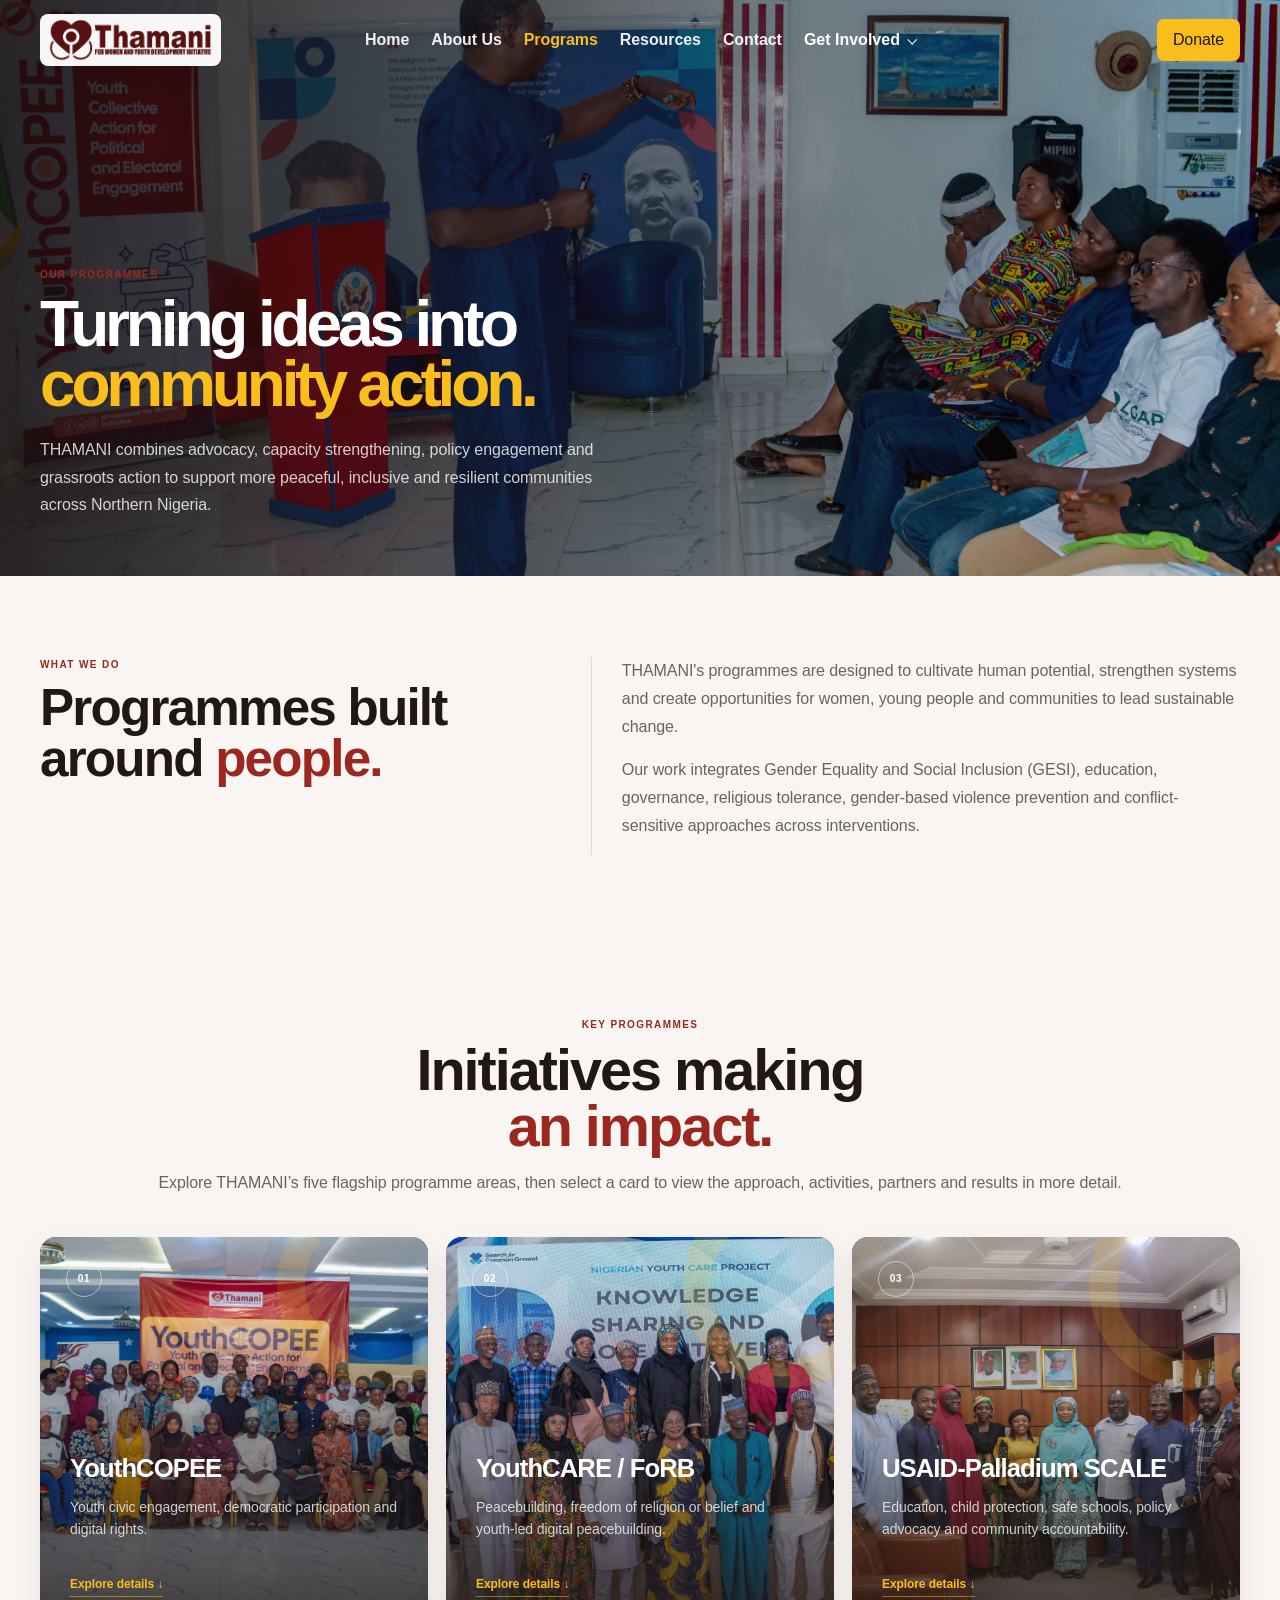
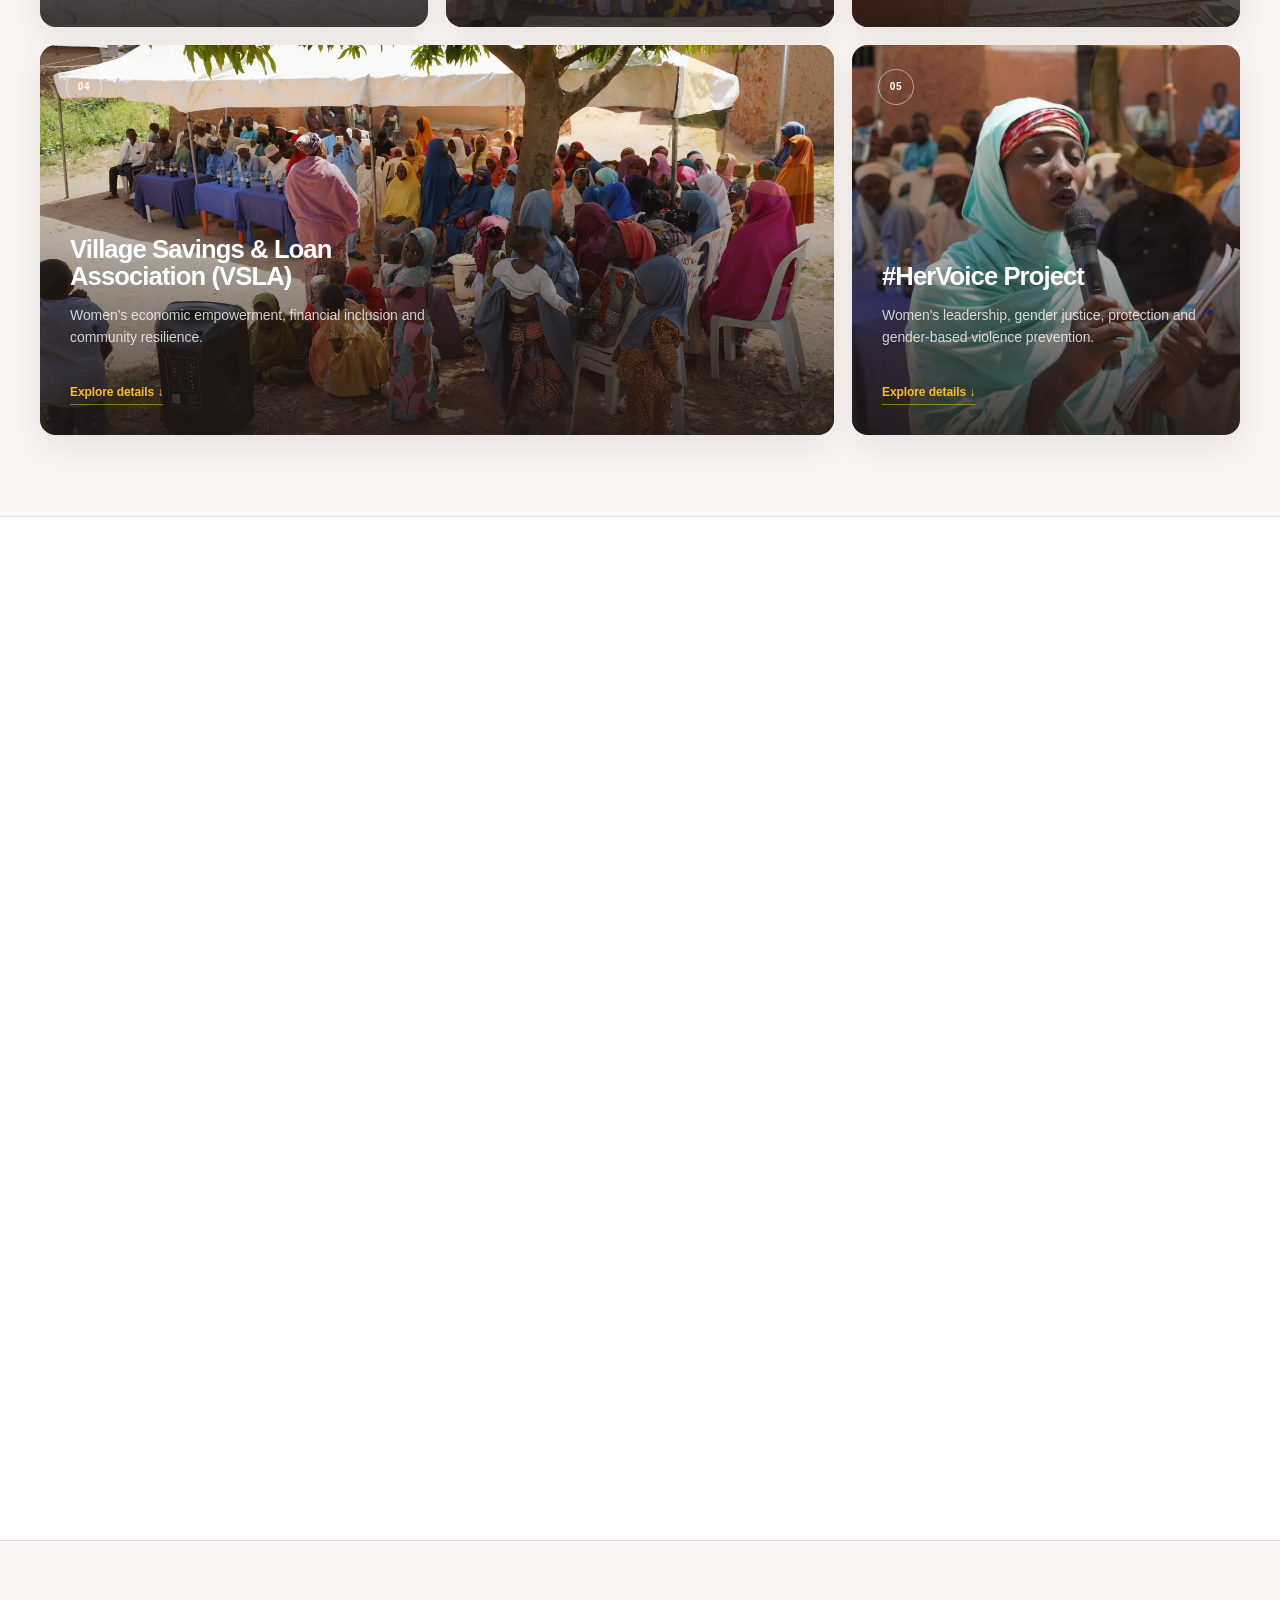
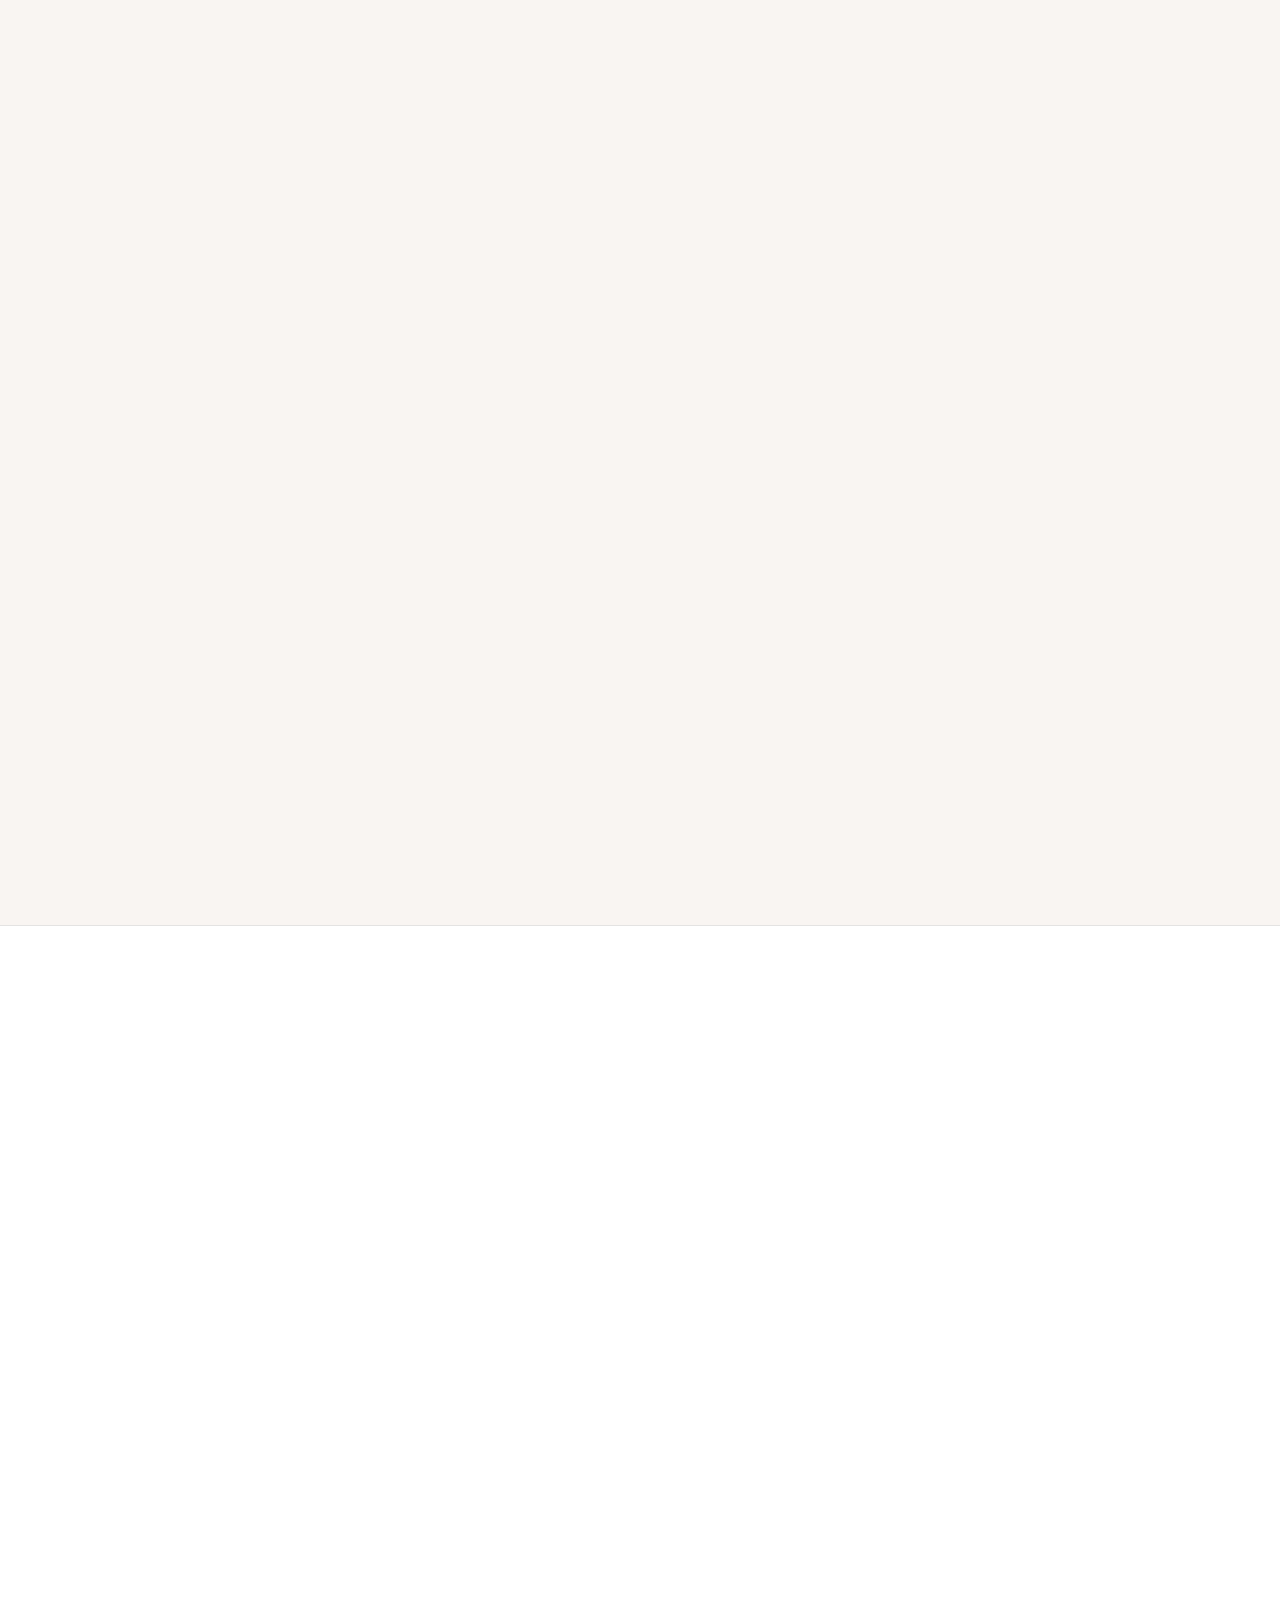
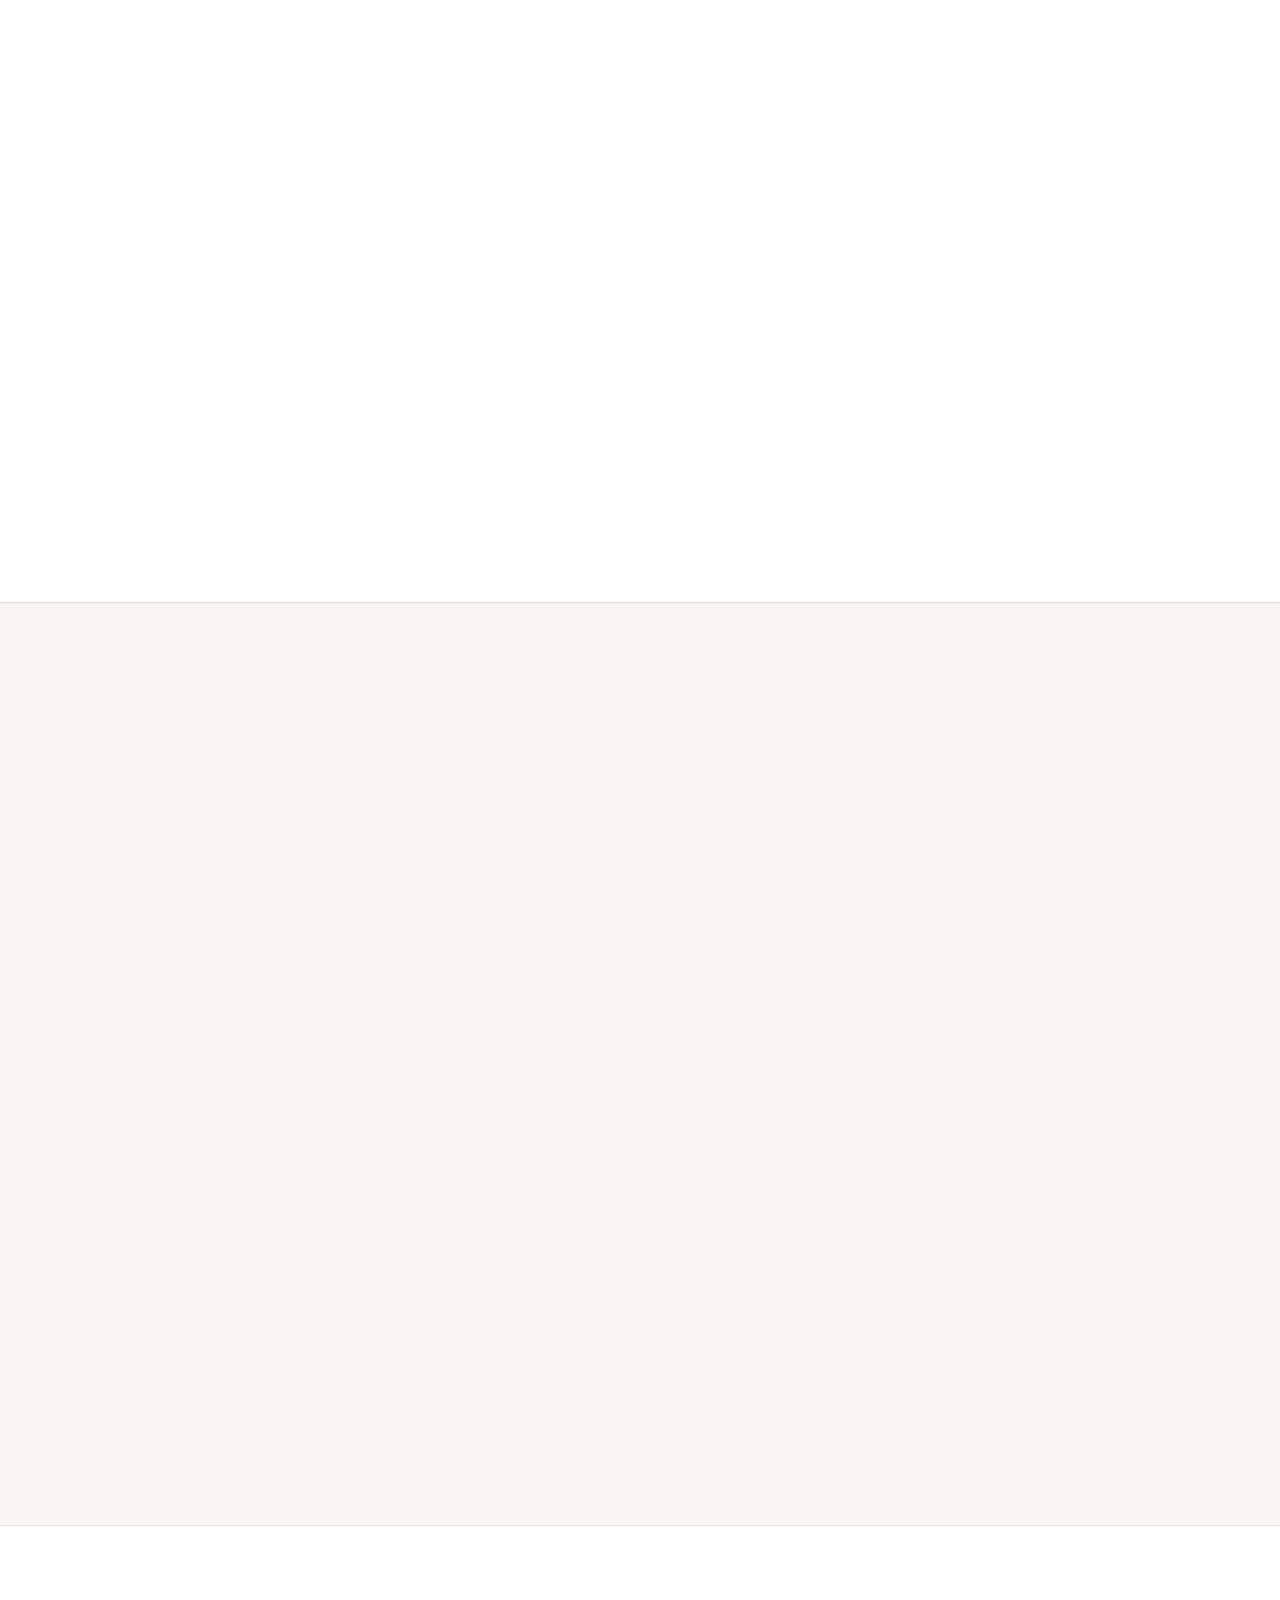
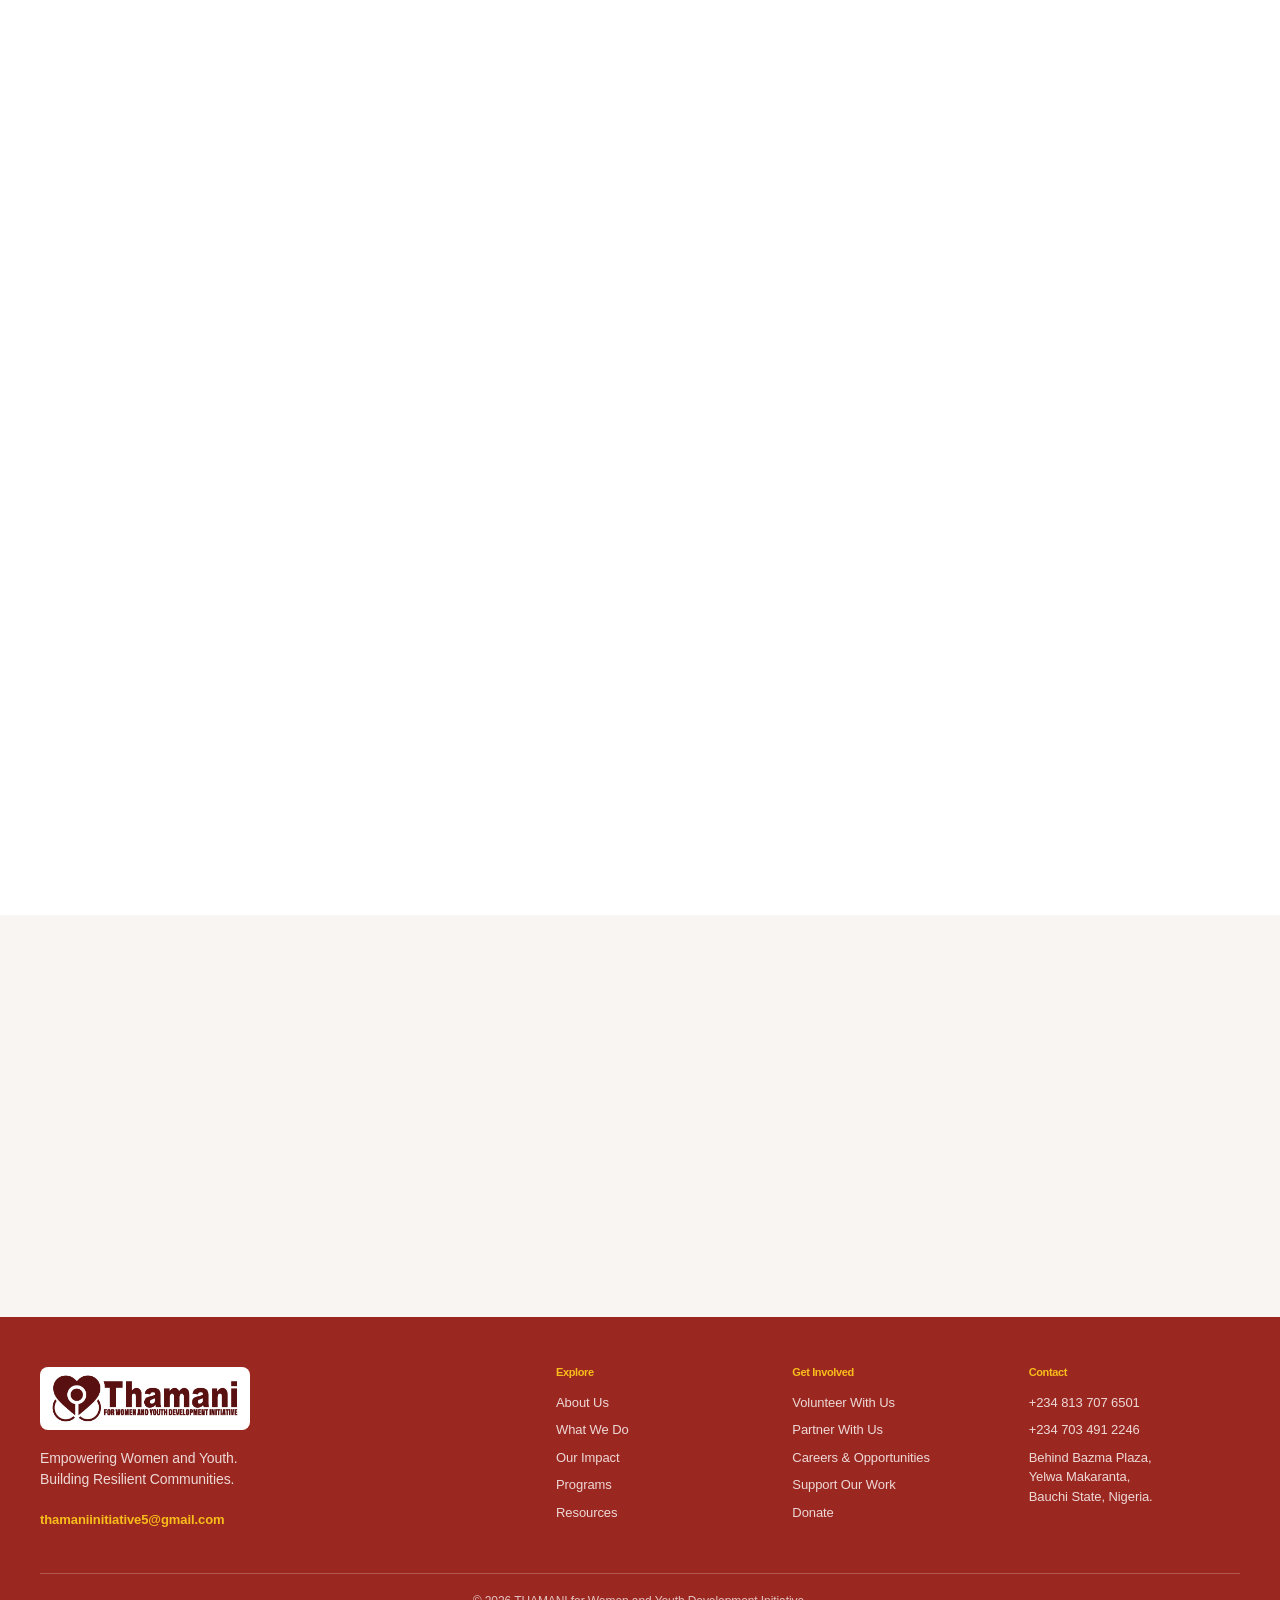
<file: programmes-2.html>
<!doctype html>

<html lang="en">
  <head>
    <meta charset="utf-8" />
    <meta content="width=device-width, initial-scale=1" name="viewport" />
    <title>Programmes | THAMANI</title>
    <meta
      content="Explore THAMANI programmes supporting women, youth and resilient communities across Northern Nigeria."
      name="description"
    />
    <link href="style.css" rel="stylesheet" />
    <style>
      .programmes-hero {
        min-height: 68svh;
        display: grid;
        align-items: end;
        position: relative;
        overflow: hidden;
        background: #211816;
        color: #fff;
      }
      .programmes-hero-image {
        position: absolute;
        inset: 0;
        background:
          linear-gradient(
            90deg,
            rgba(25, 14, 12, 0.86),
            rgba(25, 14, 12, 0.53) 48%,
            rgba(25, 14, 12, 0.16)
          ),
          url("images/ProgrammesHero.webp") center/cover no-repeat;
      }
      .programmes-hero-content {
        position: relative;
        z-index: 1;
        padding: 115px 0 72px;
      }
      .programmes-hero h1 {
        max-width: 850px;
        font-size: clamp(3rem, 6.5vw, 6rem);
        line-height: 0.94;
        letter-spacing: -0.065em;
        margin: 12px 0 22px;
      }
      .programmes-hero h1 em {
        color: var(--yellow);
        font-style: normal;
      }
      .programmes-hero-content > p:last-child {
        max-width: 590px;
        color: rgba(255, 255, 255, 0.8);
        line-height: 1.7;
        font-size: 1rem;
      }
      .programmes-intro {
        padding: 95px 0 70px;
      }
      .programmes-intro-grid {
        display: grid;
        grid-template-columns: 1fr 1.35fr;
        gap: 70px;
      }
      .programmes-intro h2 {
        font-size: clamp(2.1rem, 4vw, 3.7rem);
        line-height: 1;
        margin: 10px 0;
      }
      .programmes-intro-copy {
        border-left: 1px solid var(--line);
        padding-left: 30px;
      }
      .programmes-intro-copy p {
        max-width: 650px;
        line-height: 1.75;
        color: var(--muted);
        margin: 0 0 15px;
      }
      .programme-list {
        background: #f9f5f2;
        padding: 90px 0;
      }
      .programme-list-heading {
        display: flex;
        justify-content: center;
        align-items: center;
        text-align: center;
        gap: 30px;
        margin-bottom: 42px;
      }
      .programme-list-heading h2 {
        font-size: clamp(2.2rem, 4.5vw, 4rem);
        line-height: 0.98;
        margin: 10px 0;
      }
      .programme-list-heading > p {
        max-width: 390px;
        color: var(--muted);
        line-height: 1.7;
        margin: 0;
      }
      .programme-detail {
        display: grid;
        grid-template-columns: 80px 1fr 1.1fr;
        gap: 30px;
        padding: 38px 0;
        border-top: 1px solid rgba(33, 24, 22, 0.14);
      }
      .programme-detail:last-child {
        border-bottom: 1px solid rgba(33, 24, 22, 0.14);
      }
      .programme-detail-number {
        font-family: Manrope, sans-serif;
        font-weight: 800;
        font-size: 0.6875rem;
        color: var(--red);
        letter-spacing: 0.12em;
        padding-top: 5px;
      }
      .programme-detail h3 {
        font-size: clamp(1.35rem, 2.2vw, 2rem);
        line-height: 1.1;
        margin: 0;
        max-width: 360px;
      }
      .programme-detail-content p {
        margin: 0;
        color: var(--muted);
        line-height: 1.72;
        font-size: 0.875rem;
      }
      .programme-meta {
        display: flex;
        flex-wrap: wrap;
        gap: 7px;
        margin-top: 18px;
      }
      .programme-meta span {
        padding: 6px 9px;
        border-radius: 100px;
        background: #fff;
        color: var(--red);
        font-size: 0.625rem;
        font-weight: 800;
        letter-spacing: 0.08em;
      }
      .programme-feature {
        padding: 100px 0;
      }
      .programme-feature-grid {
        display: grid;
        grid-template-columns: 1.05fr 0.95fr;
        gap: 65px;
        align-items: center;
      }
      .programme-feature-image {
        min-height: 520px;
        border-radius: var(--radius);
        overflow: hidden;
        background:
          linear-gradient(
            90deg,
            rgba(25, 14, 12, 0.08),
            rgba(25, 14, 12, 0.02)
          ),
          url("images/h8.jpg") center/cover no-repeat;
        box-shadow: 0 20px 55px rgba(33, 24, 22, 0.1);
      }
      .programme-feature-copy h2 {
        font-size: clamp(2rem, 4vw, 3.5rem);
        line-height: 1.02;
        margin: 10px 0 22px;
      }
      .programme-feature-copy p {
        color: var(--muted);
        line-height: 1.75;
      }
      .feature-results {
        display: grid;
        grid-template-columns: repeat(2, 1fr);
        gap: 10px;
        margin-top: 28px;
      }
      .feature-result {
        padding: 18px;
        border: 1px solid var(--line);
        border-radius: 12px;
        background: #fff;
      }
      .feature-result strong {
        display: block;
        color: var(--red);
        font-family: Manrope, sans-serif;
        font-size: 1.6rem;
        line-height: 1;
        margin-bottom: 7px;
      }
      .feature-result span {
        color: var(--muted);
        font-size: 0.875rem;
        line-height: 1.45;
      }
      .programme-cta {
        padding: 85px 0;
        background: #f9f5f2;
      }
      .programme-cta .cta-box {
        background: #cda29a;
      }
      @media (max-width: 800px) {
        .programmes-hero {
          min-height: 610px;
        }
        .programmes-intro,
        .programme-list,
        .programme-feature {
          padding: 70px 0;
        }
        .programmes-intro-grid,
        .programme-feature-grid {
          grid-template-columns: 1fr;
          gap: 35px;
        }
        .programmes-intro-copy {
          padding-left: 22px;
        }
        .programme-list-heading {
          display: block;
          margin-bottom: 25px;
        }
        .programme-list-heading > p {
          margin-top: 18px;
        }
        .programme-detail {
          grid-template-columns: 55px 1fr;
          gap: 18px;
        }
        .programme-detail-content {
          grid-column: 2;
        }
        .programme-feature-image {
          min-height: 380px;
          order: 2;
        }
        .programme-feature-copy {
          order: 1;
        }
      }
      @media (max-width: 560px) {
        .programmes-hero-content {
          padding-bottom: 55px;
        }
        .programmes-hero h1 {
          font-size: clamp(2.65rem, 14vw, 4rem);
        }
        .programme-detail {
          grid-template-columns: 1fr;
          gap: 12px;
        }
        .programme-detail-content {
          grid-column: auto;
        }
        .programme-feature-image {
          min-height: 330px;
        }
        .feature-results {
          grid-template-columns: 1fr;
        }
      }

      /* Programme cards — homepage-inspired */
      .programs-cards {
        display: grid;
        grid-template-columns: repeat(3, 1fr);
        gap: 18px;
      }
      .programs-card {
        min-height: 390px;
        position: relative;
        display: flex;
        flex-direction: column;
        justify-content: flex-end;
        padding: 30px;
        border-radius: 16px;
        overflow: hidden;
        isolation: isolate;
        color: #fff;
        background: #7e4f51;
        box-shadow: 0 12px 30px rgba(33, 24, 22, 0.08);
        transition:
          transform 0.35s ease,
          box-shadow 0.35s ease;
      }
      .programs-card::before {
        content: "";
        position: absolute;
        inset: 0;
        z-index: -2;
        background: linear-gradient(
          180deg,
          rgba(33, 24, 22, 0.02) 20%,
          rgba(33, 24, 22, 0.84) 100%
        );
      }
      .programs-card::after {
        content: "";
        position: absolute;
        width: 150px;
        height: 150px;
        right: -55px;
        top: -55px;
        border-radius: 50%;
        border: 28px solid rgba(249, 189, 28, 0.16);
        z-index: -1;
        transition: transform 0.4s ease;
      }
      .programs-card:hover {
        transform: translateY(-8px);
        box-shadow: 0 22px 45px rgba(33, 24, 22, 0.15);
      }
      .programs-card:hover::after {
        transform: scale(1.2);
      }
      .programs-card-image {
        position: absolute;
        inset: 0;
        z-index: -3;
        background-position: center;
        background-size: cover;
        transition: transform 0.5s ease;
      }
      .programs-card:hover .programs-card-image {
        transform: scale(1.05);
      }
      .programs-card:nth-child(1) .programs-card-image {
        background-image: url("images/YouthCopee.webp");
      }
      .programs-card:nth-child(2) .programs-card-image {
        background-image: url("images/YouthCare.webp");
      }
      .programs-card:nth-child(3) .programs-card-image {
        background-image: url("images/Scale.webp");
      }
      .programs-card:nth-child(4) .programs-card-image {
        background-image: url("images/VLSA.webp");
      }
      .programs-card:nth-child(5) .programs-card-image {
        background-image: url("images/HerVoice.webp");
      }
      .programs-card-top {
        position: absolute;
        top: 24px;
        left: 26px;
        right: 26px;
        display: flex;
        justify-content: space-between;
        align-items: center;
      }
      .programs-number {
        display: inline-flex;
        align-items: center;
        justify-content: center;
        width: 36px;
        height: 36px;
        border: 1px solid rgba(255, 255, 255, 0.5);
        border-radius: 50%;
        font-family: Manrope, sans-serif;
        font-size: 0.625rem;
        font-weight: 800;
        letter-spacing: 0.08em;
      }
      .programs-arrow {
        display: flex;
        align-items: center;
        justify-content: center;
        width: 38px;
        height: 38px;
        border-radius: 50%;
        background: #f9bd1c;
        color: #211816;
        font-size: 1rem;
        font-weight: 700;
        transition: transform 0.3s ease;
      }
      .programs-card:hover .programs-arrow {
        transform: translate(4px, -4px);
      }
      .programs-card-content {
        position: relative;
        z-index: 1;
      }
      .programs-card-content h3 {
        max-width: 360px;
        margin: 0 0 13px;
        color: #fff;
        font-size: clamp(1.3rem, 2vw, 1.75rem);
        line-height: 1.08;
      }
      .programs-card-content p {
        max-width: 390px;
        margin: 0 0 18px;
        color: rgba(255, 255, 255, 0.78);
        font-size: 0.875rem;
        line-height: 1.6;
      }
      .programs-card-meta {
        display: flex;
        flex-wrap: wrap;
        gap: 6px;
      }
      .programs-card-meta span {
        padding: 6px 8px;
        border: 1px solid rgba(255, 255, 255, 0.25);
        border-radius: 100px;
        background: rgba(255, 255, 255, 0.08);
        color: #fff;
        font-size: 0.625rem;
        font-weight: 800;
        letter-spacing: 0.08em;
      }
      .programs-card-wide {
        grid-column: span 2;
        min-height: 340px;
      }
      @media (max-width: 900px) {
        .programs-cards {
          grid-template-columns: repeat(2, 1fr);
        }
        .programs-card-wide {
          grid-column: span 2;
        }
      }
      @media (max-width: 560px) {
        .programme-list {
          padding: 70px 0;
        }
        .programs-cards {
          grid-template-columns: 1fr;
          gap: 14px;
        }
        .programs-card,
        .programs-card-wide {
          grid-column: auto;
          min-height: 370px;
        }
        .programs-card {
          padding: 25px;
        }
      }

      /* =========================================================
   PROGRAMME DETAIL EXPERIENCE
   Page-specific: programmes-2.html only
   ========================================================= */

      .programs-card-link {
        display: inline-flex;
        align-items: center;
        margin-top: 16px;
        color: #f9bd1c;
        font-size: 0.75rem;
        font-weight: 800;
        border-bottom: 1px solid rgba(249, 189, 28, 0.5);
        padding-bottom: 3px;
      }

      .programs-card-link:hover {
        color: #fff;
        border-bottom-color: #fff;
      }

      .programme-details {
        background: #fff;
      }

      .program-detail-section {
        padding: 105px 0;
        scroll-margin-top: 78px;
        background: #fff;
        border-top: 1px solid var(--line);
      }

      .program-detail-alt {
        background: #f9f5f2;
      }

      .program-detail-grid {
        display: grid;
        grid-template-columns: 0.95fr 1.05fr;
        gap: clamp(48px, 6vw, 82px);
        align-items: center;
      }

      .program-detail-grid-reverse .program-detail-media {
        order: 2;
      }

      .program-detail-grid-reverse .program-detail-copy {
        order: 1;
      }

      .program-detail-media {
        position: relative;
        min-height: 500px;
        border-radius: 18px;
        overflow: hidden;
        background: #211816;
        box-shadow: 0 20px 55px rgba(33, 24, 22, 0.1);
      }

      .program-detail-media::after {
        content: "";
        position: absolute;
        inset: 0;
        background: linear-gradient(
          180deg,
          transparent 55%,
          rgba(25, 14, 12, 0.6)
        );
        pointer-events: none;
      }

      .program-detail-media img {
        display: block;
        width: 100%;
        height: 100%;
        min-height: 500px;
        object-fit: cover;
        object-position: center;
      }

      .program-detail-index {
        position: absolute;
        left: 20px;
        bottom: 18px;
        z-index: 2;
        padding: 7px 10px;
        border-radius: 5px;
        background: #f9bd1c;
        color: #211816;
        font-size: 0.625rem;
        font-weight: 800;
        letter-spacing: 0.08em;
      }

      .program-detail-copy {
        max-width: 650px;
      }

      .program-detail-copy h2 {
        font-size: clamp(2rem, 4vw, 3.5rem);
        line-height: 1.02;
        margin: 10px 0 24px;
      }

      .program-detail-copy > p:not(.eyebrow) {
        font-size: 1rem;
        line-height: 1.78;
        margin-bottom: 15px;
      }

      .program-partner-line {
        display: flex;
        flex-wrap: wrap;
        align-items: center;
        gap: 7px;
        margin-top: 25px;
        padding: 15px 0;
        border-top: 1px solid var(--line);
        border-bottom: 1px solid var(--line);
      }

      .program-partner-line span {
        color: var(--red);
        font-size: 0.625rem;
        font-weight: 800;
        letter-spacing: 0.09em;
      }

      .program-partner-line strong {
        font-family: "Manrope", sans-serif;
        font-size: 0.8rem;
      }

      .program-partner-line i {
        color: var(--yellow);
        font-style: normal;
      }

      .program-activity-list {
        display: flex;
        flex-wrap: wrap;
        gap: 8px;
        margin-top: 24px;
      }

      .program-activity-list span {
        padding: 8px 11px;
        border: 1px solid var(--line);
        border-radius: 100px;
        background: #fff;
        color: var(--ink);
        font-size: 0.625rem;
        font-weight: 700;
      }

      .program-detail-alt .program-activity-list span {
        background: rgba(255, 255, 255, 0.75);
      }

      .program-resource-link {
        display: inline-flex;
        align-items: center;
        gap: 8px;
        margin-top: 25px;
        color: var(--red);
        font-size: 0.875rem;
        font-weight: 800;
        border-bottom: 1px solid rgba(155, 40, 32, 0.35);
        padding-bottom: 4px;
      }

      .program-resource-link span {
        color: var(--yellow);
      }

      .program-impact-grid {
        display: grid;
        grid-template-columns: repeat(4, minmax(0, 1fr));
        gap: 1px;
        margin-top: 55px;
        background: rgba(155, 40, 32, 0.13);
        border: 1px solid rgba(155, 40, 32, 0.13);
        border-radius: 15px;
        overflow: hidden;
      }

      .program-impact-grid-compact {
        grid-template-columns: repeat(2, minmax(0, 1fr));
      }

      .program-impact-stat {
        min-height: 155px;
        padding: 25px;
        background: #9b2820;
        color: #fff;
      }

      .program-detail-alt .program-impact-stat {
        background: #7e4f51;
      }

      .program-impact-stat strong {
        display: block;
        color: #f9bd1c;
        font-family: "Manrope", sans-serif;
        font-size: clamp(2rem, 3.4vw, 3.3rem);
        line-height: 1;
        margin-bottom: 12px;
      }

      .program-impact-stat span {
        display: block;
        max-width: 240px;
        color: rgba(255, 255, 255, 0.82);
        font-size: 0.875rem;
        line-height: 1.55;
      }

      /* SCALE: Policy advocacy nested inside the programme */
      .scale-policy-block {
        margin-top: 60px;
        padding: 38px;
        border-radius: 18px;
        background: #211816;
        color: #fff;
        position: relative;
        overflow: hidden;
      }

      .scale-policy-block::after {
        content: "POLICY";
        position: absolute;
        right: -20px;
        top: -18px;
        font-family: "Manrope", sans-serif;
        font-size: clamp(5rem, 12vw, 10rem);
        font-weight: 800;
        letter-spacing: -0.08em;
        color: rgba(255, 255, 255, 0.025);
        pointer-events: none;
      }

      .scale-policy-block > * {
        position: relative;
        z-index: 1;
      }

      .scale-policy-heading {
        display: grid;
        grid-template-columns: 1fr 1fr;
        gap: 50px;
        align-items: end;
        margin-bottom: 30px;
      }

      .scale-policy-heading .eyebrow {
        color: #f9bd1c;
      }

      .scale-policy-heading h3 {
        max-width: 620px;
        color: #fff;
        font-size: clamp(1.8rem, 3vw, 2.8rem);
        margin-top: 9px;
      }

      .scale-policy-heading h3 em {
        color: #f9bd1c;
        font-style: normal;
      }

      .scale-policy-heading > p {
        color: rgba(255, 255, 255, 0.72);
        font-size: 1rem;
        line-height: 1.7;
      }

      .policy-outcome-grid {
        display: grid;
        grid-template-columns: repeat(3, minmax(0, 1fr));
        gap: 12px;
      }

      .policy-outcome-card {
        min-height: 235px;
        padding: 24px;
        border-radius: 14px;
        background: rgba(255, 255, 255, 0.065);
        border: 1px solid rgba(255, 255, 255, 0.1);
      }

      .policy-outcome-card > span {
        display: inline-flex;
        width: 34px;
        height: 34px;
        align-items: center;
        justify-content: center;
        border-radius: 50%;
        background: #f9bd1c;
        color: #211816;
        font-size: 0.625rem;
        font-weight: 800;
      }

      .policy-outcome-card h4 {
        color: #fff;
        font-size: 1.05rem;
        margin: 24px 0 10px;
      }

      .policy-outcome-card p {
        color: rgba(255, 255, 255, 0.72);
        font-size: 0.875rem;
        line-height: 1.6;
      }

      @media (max-width: 900px) {
        .program-detail-section {
          padding: 82px 0;
        }

        .program-detail-grid {
          grid-template-columns: 1fr;
          gap: 38px;
        }

        .program-detail-grid-reverse .program-detail-media,
        .program-detail-grid-reverse .program-detail-copy {
          order: initial;
        }

        .program-detail-media,
        .program-detail-media img {
          min-height: 410px;
        }

        .program-impact-grid {
          grid-template-columns: repeat(2, minmax(0, 1fr));
        }

        .scale-policy-heading {
          grid-template-columns: 1fr;
          gap: 18px;
        }

        .policy-outcome-grid {
          grid-template-columns: 1fr;
        }

        .policy-outcome-card {
          min-height: auto;
        }
      }

      @media (max-width: 560px) {
        .program-detail-section {
          padding: 66px 0;
        }

        .program-detail-media,
        .program-detail-media img {
          min-height: 330px;
        }

        .program-impact-grid,
        .program-impact-grid-compact {
          grid-template-columns: 1fr;
        }

        .program-impact-stat {
          min-height: 130px;
        }

        .scale-policy-block {
          padding: 28px 20px;
          margin-top: 42px;
        }

        .program-partner-line {
          align-items: flex-start;
        }
      }
    </style>
  </head>
  <body>
    <header class="site-header">
      <div class="container nav-wrap">
        <a
          aria-label="THAMANI home"
          class="brand brand-logo-link"
          href="index.html"
          ><img
            alt="THAMANI for Women and Youth Development Initiative"
            class="brand-logo"
            src="images/thamani-logo.png"
        /></a>
        <button
          aria-expanded="false"
          aria-label="Open navigation"
          class="menu-toggle"
        >
          <span></span><span></span><span></span>
        </button>
        <nav aria-label="Main navigation" class="site-nav">
          <a data-nav="home" href="index.html">Home</a>
          <a data-nav="about" href="who-we-are.html">About Us</a>
          <a class="active" data-nav="programmes" href="programmes-2.html"
            >Programs</a
          ><a data-nav="resources" href="resources.html">Resources</a>
          <a data-nav="contact" href="contact.html">Contact</a>
          <div class="nav-dropdown" data-nav="involved">
            <button
              aria-expanded="false"
              class="nav-dropdown-toggle"
              type="button"
            >
              Get Involved
              <span aria-hidden="true" class="dropdown-caret"></span>
            </button>
            <div class="nav-dropdown-menu">
              <a href="volunteer.html#volunteer">Volunteer With Us</a>
              <a href="volunteer.html#partner">Partner With Us</a
              ><a href="careers.html">Careers &amp; Opportunities</a>
              <a href="donate.html#support-work">Support Our Work</a>
              <a href="donate.html#general-donation">Donate</a>
            </div>
          </div>
        </nav>
        <a class="nav-donate header-donate" href="donate.html">Donate</a>
      </div>
    </header>
    <main>
      <section class="programmes-hero">
        <div class="programmes-hero-image"></div>
        <div class="container programmes-hero-content reveal">
          <p class="eyebrow eyebrow-light">OUR PROGRAMMES</p>
          <h1>Turning ideas into <em>community action.</em></h1>
          <p>
            THAMANI combines advocacy, capacity strengthening, policy engagement
            and grassroots action to support more peaceful, inclusive and
            resilient communities across Northern Nigeria.
          </p>
        </div>
      </section>
      <section class="programmes-intro">
        <div class="container programmes-intro-grid">
          <div class="reveal">
            <p class="eyebrow">WHAT WE DO</p>
            <h2>Programmes built around <em>people.</em></h2>
          </div>
          <div class="programmes-intro-copy reveal">
            <p>
              THAMANI's programmes are designed to cultivate human potential,
              strengthen systems and create opportunities for women, young
              people and communities to lead sustainable change.
            </p>
            <p>
              Our work integrates Gender Equality and Social Inclusion (GESI),
              education, governance, religious tolerance, gender-based violence
              prevention and conflict-sensitive approaches across interventions.
            </p>
          </div>
        </div>
      </section>
      <section class="programme-list">
        <div class="container">
          <div class="programme-list-heading reveal">
            <div>
              <p class="eyebrow">KEY PROGRAMMES</p>
              <h2>
                Initiatives making <br />
                <em>an impact.</em>
              </h2>
              <p>
                Explore THAMANI’s five flagship programme areas, then select a
                card to view the approach, activities, partners and results in
                more detail.
              </p>
            </div>
          </div>
          <div class="programs-cards">
            <article class="programs-card reveal" id="youthcopee-card">
              <div class="programs-card-image"></div>
              <div class="programs-card-top">
                <span class="programs-number">01</span>
                <!-- <span class="programs-arrow">↗</span> -->
              </div>
              <div class="programs-card-content">
                <h3>YouthCOPEE</h3>
                <p>
                  Youth civic engagement, democratic participation and digital
                  rights.
                </p>
                <!-- <div class="programs-card-meta">
                  <span>YOUTH</span><span>DEMOCRACY</span
                  ><span>DIGITAL RIGHTS</span>
                </div> -->
                <a class="programs-card-link" href="#youthcopee-detail"
                  >Explore details ↓</a
                >
              </div>
            </article>
            <article class="programs-card reveal" id="youthcare-card">
              <div class="programs-card-image"></div>
              <div class="programs-card-top">
                <span class="programs-number">02</span>
                <!-- <span class="programs-arrow">↗</span> -->
              </div>
              <div class="programs-card-content">
                <h3>YouthCARE / FoRB</h3>
                <p>
                  Peacebuilding, freedom of religion or belief and youth-led
                  digital peacebuilding.
                </p>
                <!-- <div class="programs-card-meta">
                  <span>PEACEBUILDING</span><span>FoRB</span
                  ><span>SOCIAL COHESION</span>
                </div> -->
                <a class="programs-card-link" href="#youthcare-detail"
                  >Explore details ↓</a
                >
              </div>
            </article>
            <article class="programs-card reveal" id="scale-card">
              <div class="programs-card-image"></div>
              <div class="programs-card-top">
                <span class="programs-number">03</span>
                <!-- <span class="programs-arrow">↗</span> -->
              </div>
              <div class="programs-card-content">
                <h3>USAID-Palladium SCALE</h3>
                <p>
                  Education, child protection, safe schools, policy advocacy and
                  community accountability.
                </p>
                <!-- <div class="programs-card-meta">
                  <span>SAFE SCHOOLS</span><span>CHILD PROTECTION</span
                  ><span>POLICY</span>
                </div> -->
                <a class="programs-card-link" href="#scale-detail"
                  >Explore details ↓</a
                >
              </div>
            </article>
            <article
              class="programs-card programs-card-wide reveal"
              id="vsla-card"
            >
              <div class="programs-card-image"></div>
              <div class="programs-card-top">
                <span class="programs-number">04</span>
                <!-- <span class="programs-arrow">↗</span> -->
              </div>
              <div class="programs-card-content">
                <h3>Village Savings &amp; Loan Association (VSLA)</h3>
                <p>
                  Women’s economic empowerment, financial inclusion and
                  community resilience.
                </p>
                <!-- <div class="programs-card-meta">
                  <span>WOMEN</span><span>VSLA</span><span>RESILIENCE</span>
                </div> -->
                <a class="programs-card-link" href="#vsla-detail"
                  >Explore details ↓</a
                >
              </div>
            </article>
            <article class="programs-card reveal" id="hervoice-card">
              <div class="programs-card-image"></div>
              <div class="programs-card-top">
                <span class="programs-number">05</span>
                <!-- <span class="programs-arrow">↗</span> -->
              </div>
              <div class="programs-card-content">
                <h3>#HerVoice Project</h3>
                <p>
                  Women’s leadership, gender justice, protection and
                  gender-based violence prevention.
                </p>
                <!-- <div class="programs-card-meta">
                  <span>WOMEN</span><span>GENDER JUSTICE</span
                  ><span>GBV PREVENTION</span>
                </div> -->
                <a class="programs-card-link" href="#hervoice-detail"
                  >Explore details ↓</a
                >
              </div>
            </article>
          </div>
        </div>
      </section>
      <section class="programme-details" id="programme-details">
        <!-- YOUTHCOPEE -->
        <article class="program-detail-section" id="youthcopee-detail">
          <div class="container">
            <div class="program-detail-grid">
              <div class="program-detail-media reveal">
                <img
                  alt="YouthCOPEE youth civic engagement activities"
                  src="images/YouthCopee.webp"
                />
                <span class="program-detail-index">01 / YOUTHCOPEE</span>
              </div>
              <div class="program-detail-copy reveal">
                <p class="eyebrow">
                  YOUTH CIVIC ENGAGEMENT, DEMOCRATIC PARTICIPATION &amp; DIGITAL
                  RIGHTS
                </p>
                <h2>YouthCOPEE <em>&amp; digital civic action.</em></h2>
                <p>
                  Through the Youth Collective Action for Political and
                  Electoral Engagement (YouthCOPEE) and PowerShift for Digital
                  Rights in Northern Nigeria, implemented with support from
                  Yiaga Africa and funded by the National Endowment for
                  Democracy (NED), THAMANI strengthens young people’s capacity
                  to participate meaningfully in democratic processes, civic
                  engagement, peacebuilding and advocacy.
                </p>
                <p>
                  The approach combines capacity-building bootcamps, youth-led
                  civic actions, public dialogues, town halls, creative civic
                  campaigns and digital engagement. Beyond training, young
                  activists are supported to translate knowledge into collective
                  action and connect across states for learning, collaboration
                  and joint advocacy.
                </p>
                <div class="program-partner-line">
                  <span>IMPLEMENTATION</span>
                  <strong>Yiaga Africa</strong>
                  <i>•</i>
                  <span>FUNDED BY</span>
                  <strong>National Endowment for Democracy (NED)</strong>
                </div>
                <!-- <div class="program-activity-list">
                  <span>Advocacy campaigns</span>
                  <span>Public dialogues &amp; town halls</span>
                  <span>Electoral reform</span>
                  <span>Digital &amp; protest rights</span>
                  <span>Youth-led civic actions</span>
                  <span>Peer learning networks</span>
                </div> -->
                <a
                  class="program-resource-link"
                  href="resources/youthcopee-project-activity-report.pdf"
                  rel="noopener"
                  target="_blank"
                >
                  View YouthCOPEE activity report <span>↗</span>
                </a>
              </div>
            </div>
            <div class="program-impact-grid reveal">
              <div class="program-impact-stat">
                <strong>60</strong
                ><span>Youths trained on digital and protest rights</span>
              </div>
              <div class="program-impact-stat">
                <strong>60</strong
                ><span
                  >Youths trained on participation, accountability and
                  electioneering advocacy</span
                >
              </div>
              <div class="program-impact-stat">
                <strong>120</strong
                ><span
                  >Young civic activists reached through capacity-building
                  bootcamps</span
                >
              </div>
              <div class="program-impact-stat">
                <strong>2</strong><span>States — Bauchi and Plateau</span>
              </div>
            </div>
          </div>
        </article>
        <!-- YOUTHCARE -->
        <article
          class="program-detail-section program-detail-alt"
          id="youthcare-detail"
        >
          <div class="container">
            <div class="program-detail-grid program-detail-grid-reverse">
              <div class="program-detail-media reveal">
                <img
                  alt="YouthCARE peacebuilding and youth religious engagement"
                  src="images/YouthCare.webp"
                />
                <span class="program-detail-index">02 / YOUTHCARE</span>
              </div>
              <div class="program-detail-copy reveal">
                <p class="eyebrow">
                  PEACEBUILDING, FREEDOM OF RELIGION OR BELIEF &amp; DIGITAL
                  PEACEBUILDING
                </p>
                <h2>YouthCARE / FoRB <em>for peaceful communities.</em></h2>
                <p>
                  Through collaboration with Search for Common Ground and Young
                  Leaders Network (YLN) under the YouthCARE project, THAMANI
                  contributes to Freedom of Religion or Belief (FoRB), peaceful
                  coexistence and constructive youth-religious engagement across
                  Bauchi, Gombe and Plateau States.
                </p>
                <p>
                  THAMANI’s engagement includes Common Ground Approach training,
                  Early Warning and Early Response capacity strengthening,
                  social media listening, communities of practice, peer-learning
                  exchanges, Ask Me Anything webinars and youth religious
                  advocacy. Digital platforms and youth influencers are also
                  used to counter hate speech and amplify positive narratives of
                  peace and unity.
                </p>
                <div class="program-partner-line">
                  <span>IN COLLABORATION WITH</span>
                  <strong>Search for Common Ground</strong>
                  <i>•</i>
                  <strong>Young Leaders Network</strong>
                </div>
                <!-- <div class="program-activity-list">
                  <span>Common Ground Approach</span>
                  <span>Early Warning &amp; Early Response</span>
                  <span>Social media listening</span>
                  <span>Digital peacebuilding</span>
                  <span>Youth religious advocacy</span>
                  <span>Peer-learning exchanges</span>
                </div> -->
              </div>
            </div>
            <div class="program-impact-grid reveal">
              <div class="program-impact-stat">
                <strong>22</strong
                ><span>Youth-led and women-led CSOs reached</span>
              </div>
              <div class="program-impact-stat">
                <strong>24</strong><span>Micro-influencers engaged</span>
              </div>
              <div class="program-impact-stat">
                <strong>12</strong
                ><span>Community social media stewards engaged</span>
              </div>
              <div class="program-impact-stat">
                <strong>3</strong
                ><span>States — Bauchi, Gombe and Plateau</span>
              </div>
            </div>
          </div>
        </article>
        <!-- SCALE -->
        <article class="program-detail-section" id="scale-detail">
          <div class="container">
            <div class="program-detail-grid">
              <div class="program-detail-media reveal">
                <img
                  alt="USAID Palladium SCALE Safe Schools advocacy"
                  src="images/Scale.webp"
                />
                <span class="program-detail-index">03 / SCALE</span>
              </div>
              <div class="program-detail-copy reveal">
                <p class="eyebrow">
                  EDUCATION, CHILD PROTECTION &amp; SAFE SCHOOLS
                </p>
                <h2>USAID-Palladium SCALE <em>for safer learning.</em></h2>
                <p>
                  Through the SCALE (Strengthening Civic Advocacy and Local
                  Engagement) Project under the USAID/Palladium Safe Schools
                  programme, THAMANI contributes to advocacy for children’s
                  right to safe, quality and violence-free education in Bauchi,
                  Yobe and Borno States.
                </p>
                <p>
                  A major component of the work supports domestication of the
                  National Policy on Safe Schools and stronger state-level
                  policy and institutional frameworks. THAMANI’s approach
                  recognises that safe schools must be physically, socially and
                  psychologically safe, with violence, discrimination and
                  harmful practices addressed while the wellbeing of learners
                  and teachers is prioritised.
                </p>
                <div class="program-partner-line">
                  <span>PROGRAMME</span>
                  <strong>USAID / Palladium Safe Schools</strong>
                  <i>•</i>
                  <span>REACH</span>
                  <strong>Bauchi, Yobe &amp; Borno</strong>
                </div>
                <!-- <div class="program-activity-list">
                  <span>Safe Schools policy</span>
                  <span>Child protection</span>
                  <span>Education advocacy</span>
                  <span>Community accountability</span>
                  <span>Stakeholder engagement</span>
                  <span>Institutional strengthening</span>
                </div> -->
                <a
                  class="program-resource-link"
                  href="resources/safe-schools-policy-brief-northeast-nigeria.pdf"
                  rel="noopener"
                  target="_blank"
                >
                  View Safe Schools policy brief <span>↗</span>
                </a>
              </div>
            </div>
            <div class="scale-policy-block reveal">
              <div class="scale-policy-heading">
                <div>
                  <p class="eyebrow">
                    POLICY ADVOCACY &amp; COMMUNITY ACCOUNTABILITY
                  </p>
                  <h3>
                    Turning community voices into
                    <em>policy and institutional change.</em>
                  </h3>
                </div>
                <p>
                  THAMANI combines grassroots mobilisation, evidence generation,
                  stakeholder engagement, coalition building and strategic
                  communication to create constructive engagement between
                  citizens and decision-makers.
                </p>
              </div>
              <div class="policy-outcome-grid">
                <article class="policy-outcome-card">
                  <span>01</span>
                  <h4>Safe School Policies</h4>
                  <p>
                    Support for domestication of Safe School policies in Yobe
                    and Bauchi States.
                  </p>
                </article>
                <article class="policy-outcome-card">
                  <span>02</span>
                  <h4>GBV Policy Recommendations</h4>
                  <p>
                    Development of Bauchi policy recommendations on the effect
                    of gender-based violence on community development health
                    services.
                  </p>
                </article>
                <article class="policy-outcome-card">
                  <span>03</span>
                  <h4>School Re-entry Policy</h4>
                  <p>
                    Policy support for pregnant and married adolescent girls in
                    Bauchi State.
                  </p>
                </article>
              </div>
            </div>
          </div>
        </article>
        <!-- VSLA -->
        <article
          class="program-detail-section program-detail-alt"
          id="vsla-detail"
        >
          <div class="container">
            <div class="program-detail-grid program-detail-grid-reverse">
              <div class="program-detail-media reveal">
                <img
                  alt="Women participating in THAMANI VSLA programming"
                  src="images/VLSA.webp"
                />
                <span class="program-detail-index">04 / VSLA</span>
              </div>
              <div class="program-detail-copy reveal">
                <p class="eyebrow">
                  ECONOMIC EMPOWERMENT, VSLA &amp; COMMUNITY RESILIENCE
                </p>
                <h2>Building financial <em>resilience and agency.</em></h2>
                <p>
                  THAMANI recognises that women’s empowerment cannot be
                  separated from economic independence and household resilience.
                  Its programming therefore integrates economic empowerment,
                  climate-smart agriculture, financial inclusion and
                  community-based livelihood approaches.
                </p>
                <p>
                  Through Village Savings and Loan Associations, women
                  strengthen savings cultures, access community-based financial
                  resources, improve livelihoods and build their capacity to
                  respond to household and economic shocks. In communities such
                  as Lushi, this work is combined with GBV prevention,
                  leadership development, community dialogue and collective
                  action.
                </p>
                <!-- <div class="program-activity-list">
                  <span>Women-led savings groups</span>
                  <span>Financial inclusion</span>
                  <span>Livelihood resilience</span>
                  <span>Climate-smart agriculture</span>
                  <span>Women’s leadership</span>
                  <span>Collective action</span>
                </div> -->
              </div>
            </div>
            <div class="program-impact-grid reveal">
              <div class="program-impact-stat">
                <strong>7</strong
                ><span>Women-led VSLA groups established and strengthened</span>
              </div>
              <div class="program-impact-stat">
                <strong>175</strong
                ><span>Women reached directly as active members</span>
              </div>
              <div class="program-impact-stat">
                <strong>₦8M+</strong
                ><span>Assets and member savings recorded</span>
              </div>
              <div class="program-impact-stat">
                <strong>2</strong
                ><span>Years of recorded savings and asset growth</span>
              </div>
            </div>
          </div>
        </article>
        <!-- HERVOICE -->
        <article class="program-detail-section" id="hervoice-detail">
          <div class="container">
            <div class="program-detail-grid">
              <div class="program-detail-media reveal">
                <img
                  alt="THAMANI HerVoice women leadership and GBV prevention"
                  src="images/HerVoice.webp"
                />
                <span class="program-detail-index">05 / #HERVOICE</span>
              </div>
              <div class="program-detail-copy reveal">
                <p class="eyebrow">
                  WOMEN’S LEADERSHIP, GENDER JUSTICE &amp; GBV PREVENTION
                </p>
                <h2>#HerVoice <em>strengthening women’s agency.</em></h2>
                <p>
                  Through women-focused programming supported by Urgent Action
                  Fund–Africa (UAF-Africa), THAMANI works with grassroots women,
                  community leaders, men and boys, and local institutions to
                  strengthen awareness, accountability and collective action
                  around gender-based violence and women’s rights.
                </p>
                <p>
                  #HerVoice creates platforms for grassroots women to strengthen
                  their voices, leadership and engagement in addressing GBV and
                  influencing community and institutional responses. Activities
                  include community dialogues, stakeholder engagement, advocacy
                  and stronger community-based mechanisms for prevention,
                  accountability, referrals and response.
                </p>
                <div class="program-partner-line">
                  <span>SUPPORTED BY</span>
                  <strong>Urgent Action Fund–Africa (UAF-Africa)</strong>
                </div>
                <!-- <div class="program-activity-list">
                  <span>Women’s leadership</span>
                  <span>GBV prevention</span>
                  <span>Community dialogues</span>
                  <span>Stakeholder engagement</span>
                  <span>Referral &amp; response</span>
                  <span>Policy advocacy</span>
                </div> -->
                <a
                  class="program-resource-link"
                  href="resources/bauchi-gbv-policy-brief.pdf"
                  rel="noopener"
                  target="_blank"
                >
                  View related GBV policy brief <span>↗</span>
                </a>
              </div>
            </div>
            <div class="program-impact-grid program-impact-grid-compact reveal">
              <div class="program-impact-stat">
                <strong>36</strong
                ><span
                  >Community women leaders trained on GBV referrals, prevention
                  and health support</span
                >
              </div>
              <div class="program-impact-stat">
                <strong>1</strong
                ><span>Truth &amp; Justice Committee established</span>
              </div>
            </div>
          </div>
        </article>
      </section>

      <section class="programme-cta">
        <div class="container">
          <div class="cta-box reveal">
            <div>
              <p class="eyebrow">PARTNER WITH US</p>
              <h2>
                Stronger communities start with <em>collective action.</em>
              </h2>
              <p>
                Partner with THAMANI to support programmes that empower women,
                young people and communities to lead sustainable change.
              </p>
            </div>
            <div class="cta-actions">
              <a class="btn btn-dark" href="contact.html">Contact Us</a
              ><a class="btn btn-primary" href="volunteer.html#partner"
                >Get Involved <span>↗</span></a
              >
            </div>
          </div>
        </div>
      </section>
    </main>
    <footer class="site-footer" id="contact-footer">
      <div class="container footer-top">
        <div class="footer-brand">
          <a class="brand brand-light brand-logo-link" href="index.html"
            ><img
              alt="THAMANI for Women and Youth Development Initiative"
              class="brand-logo"
              src="images/thamani-logo.png"
          /></a>
          <p>
            Empowering Women and Youth.<br />Building Resilient Communities.
          </p>
          <a class="footer-email" href="mailto:thamaniinitiative5@gmail.com"
            >thamaniinitiative5@gmail.com</a
          >
        </div>
        <div class="footer-links">
          <div>
            <h4>Explore</h4>
            <a href="who-we-are.html">About Us</a>
            <a href="index.html#focus">What We Do</a>
            <a href="index.html#impact">Our Impact</a>
            <a href="programmes-2.html">Programs</a
            ><a href="resources.html">Resources</a>
          </div>
          <div>
            <h4>Get Involved</h4>
            <a href="volunteer.html#volunteer">Volunteer With Us</a>
            <a href="volunteer.html#partner">Partner With Us</a
            ><a href="careers.html">Careers &amp; Opportunities</a>
            <a href="donate.html#support-work">Support Our Work</a>
            <a href="donate.html#general-donation">Donate</a>
          </div>
          <div>
            <h4>Contact</h4>
            <a href="tel:08137076501">+234 813 707 6501</a>
            <a href="tel:+2347034912246">+234 703 491 2246</a>
            <span
              >Behind Bazma Plaza,<br />Yelwa Makaranta,<br />Bauchi State,
              Nigeria.</span
            >
          </div>
        </div>
      </div>
      <div class="container footer-bottom">
        <span
          >© <span id="year"></span> THAMANI for Women and Youth Development
          Initiative.</span
        >
      </div>
    </footer>
    <script src="script.js"></script>
  </body>
</html>
</file>
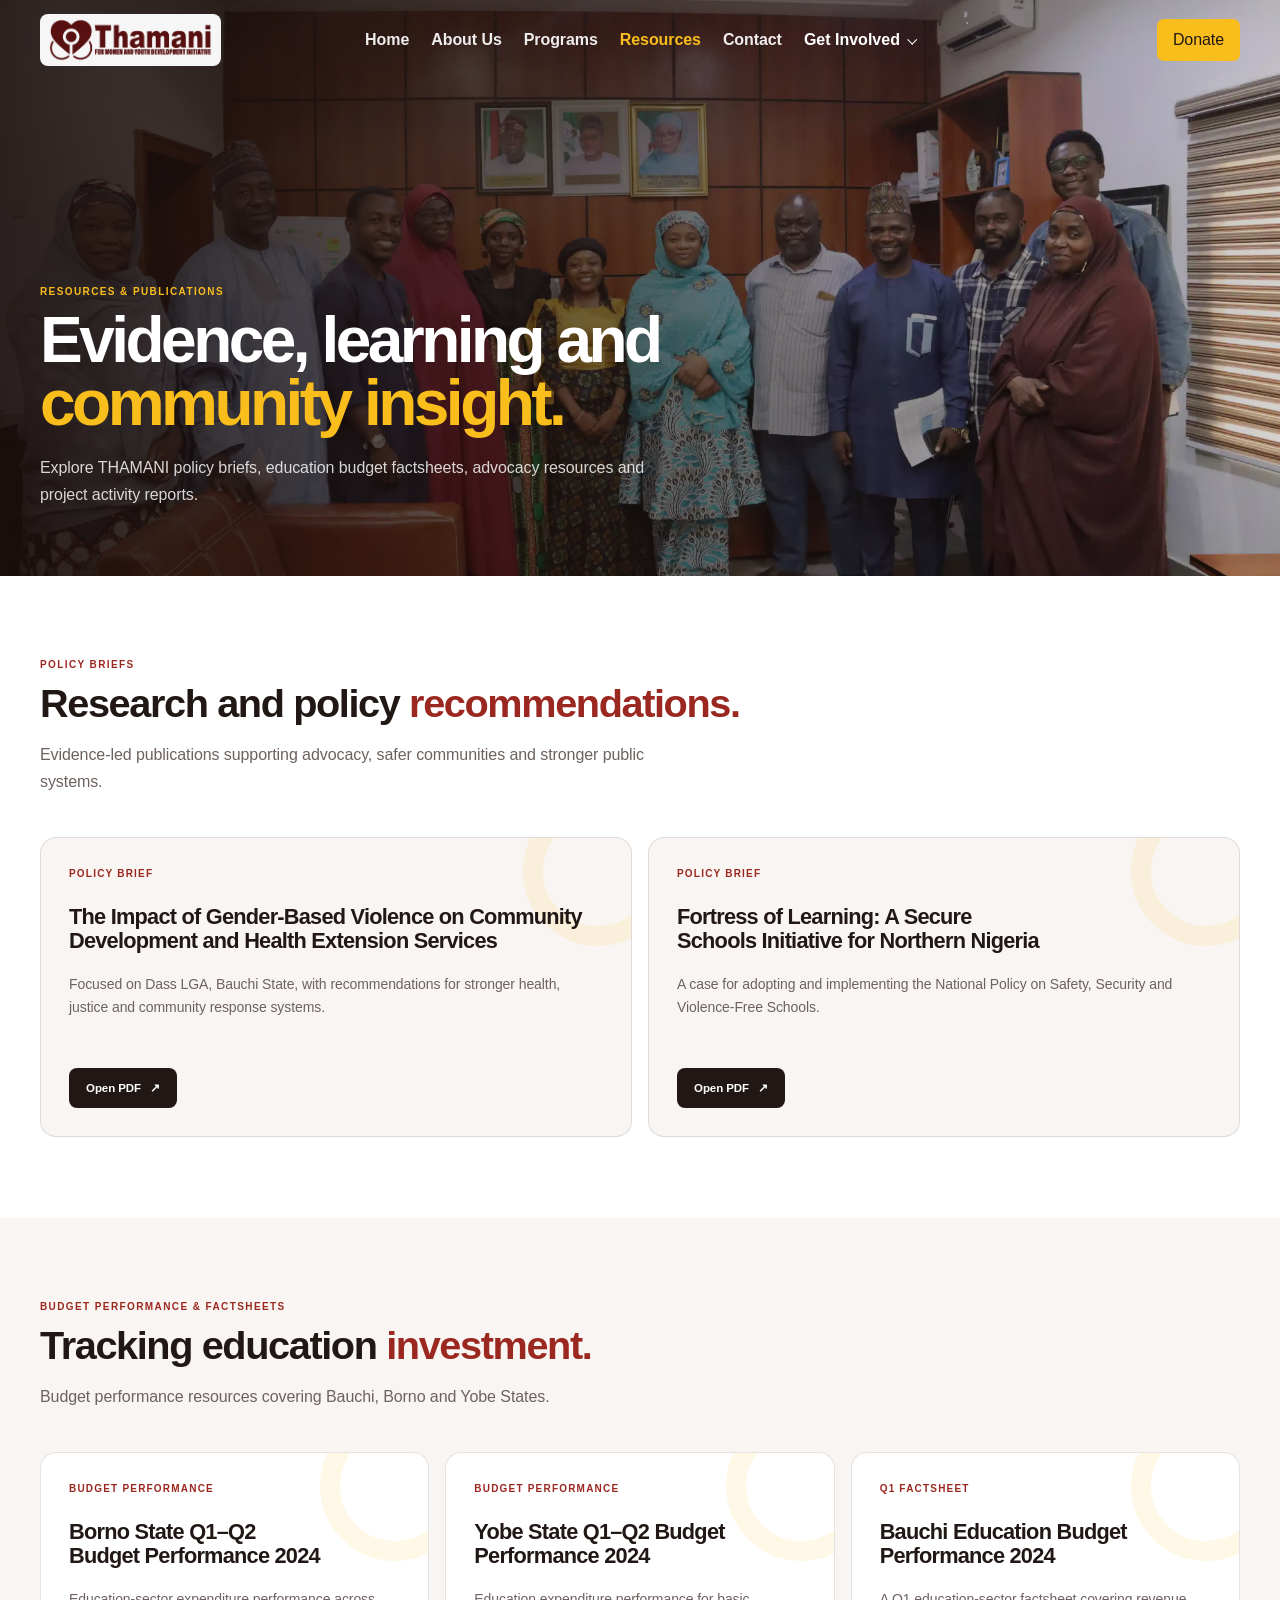
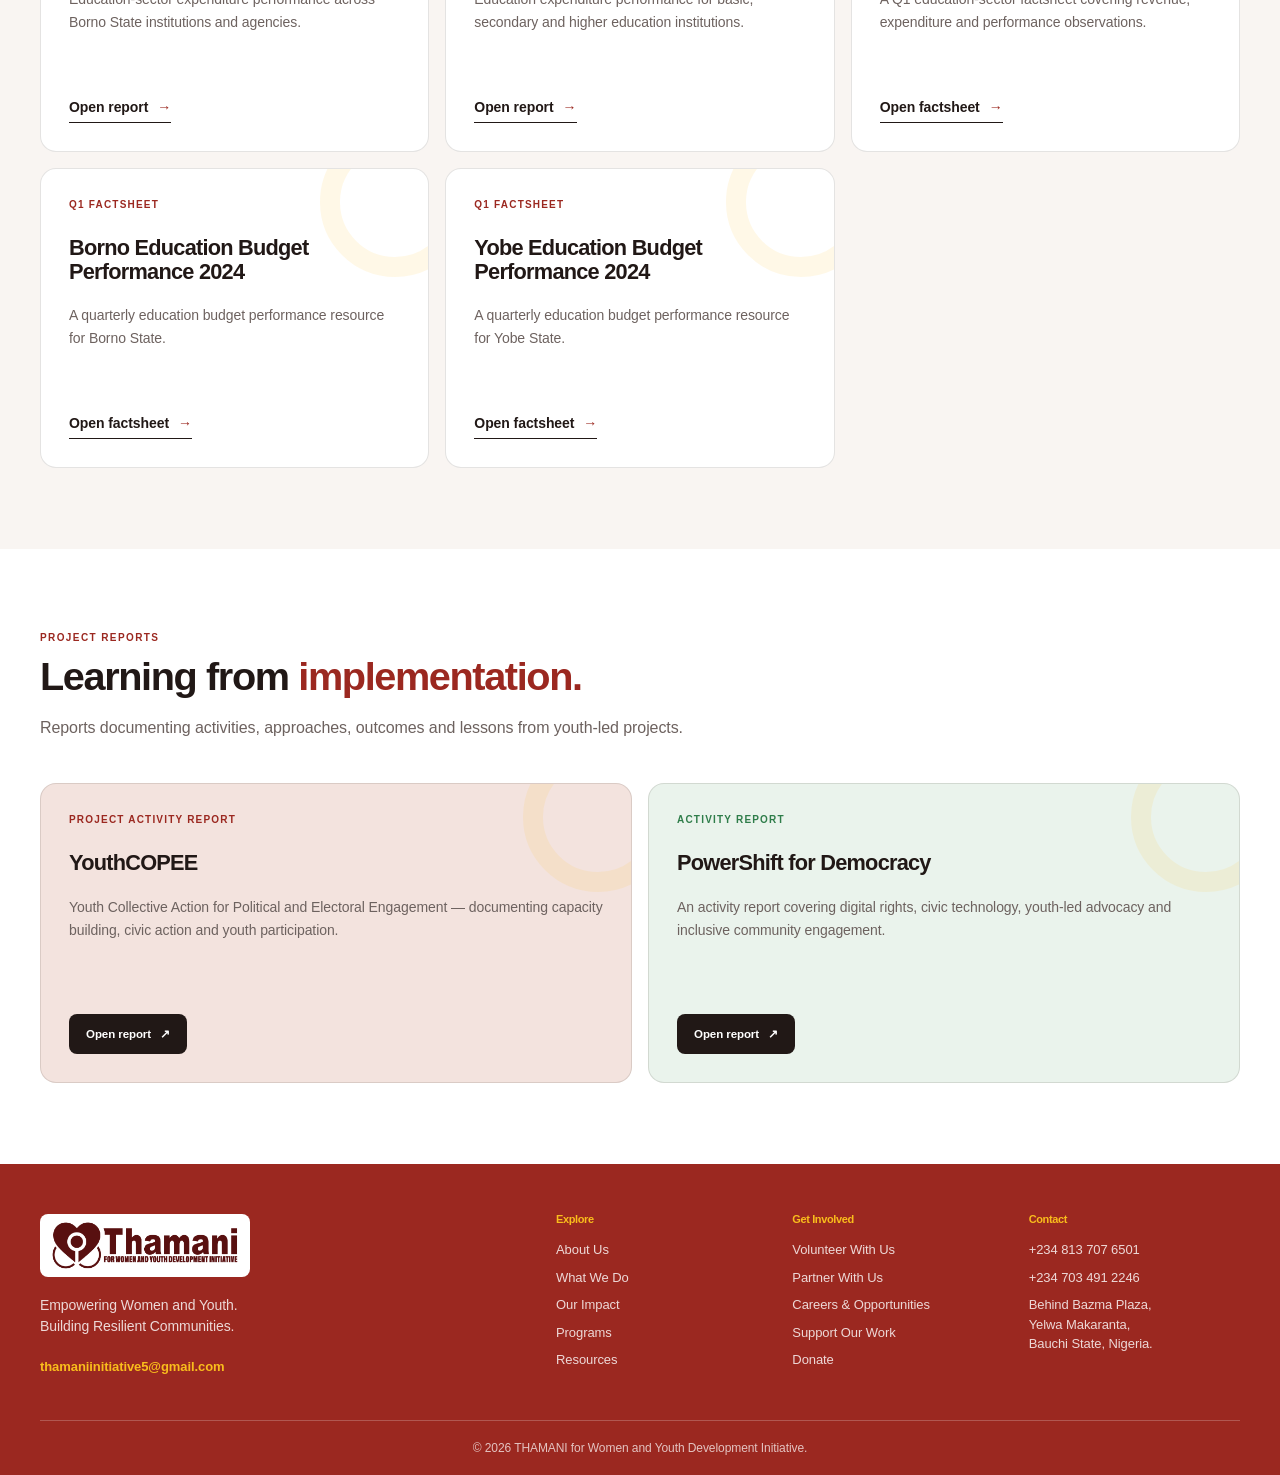
<file: resources.html>
<!doctype html>

<html lang="en">
  <head>
    <meta charset="utf-8" />
    <meta content="width=device-width, initial-scale=1" name="viewport" />
    <title>Resources | THAMANI</title>
    <meta
      content="Explore THAMANI policy briefs, education budget performance factsheets and project activity reports."
      name="description"
    />
    <link href="style.css" rel="stylesheet" />
  </head>
  <body>
    <header class="site-header">
      <div class="container nav-wrap">
        <a
          aria-label="THAMANI home"
          class="brand brand-logo-link"
          href="index.html"
          ><img
            alt="THAMANI for Women and Youth Development Initiative"
            class="brand-logo"
            src="images/thamani-logo.png"
        /></a>
        <button
          aria-expanded="false"
          aria-label="Open navigation"
          class="menu-toggle"
        >
          <span></span><span></span><span></span>
        </button>
        <nav aria-label="Main navigation" class="site-nav">
          <a data-nav="home" href="index.html">Home</a>
          <a data-nav="about" href="who-we-are.html">About Us</a>
          <a data-nav="programmes" href="programmes-2.html">Programs</a>
          <a class="active" data-nav="resources" href="resources.html"
            >Resources</a
          >
          <a data-nav="contact" href="contact.html">Contact</a>
          <div class="nav-dropdown" data-nav="involved">
            <button
              aria-expanded="false"
              class="nav-dropdown-toggle"
              type="button"
            >
              Get Involved
              <span aria-hidden="true" class="dropdown-caret"></span>
            </button>
            <div class="nav-dropdown-menu">
              <a href="volunteer.html#volunteer">Volunteer With Us</a>
              <a href="volunteer.html#partner">Partner With Us</a>
              <a href="careers.html">Careers &amp; Opportunities</a>
              <a href="donate.html#support-work">Support Our Work</a>
              <a href="donate.html#general-donation">Donate</a>
            </div>
          </div>
        </nav>
        <a class="nav-donate header-donate" href="donate.html">Donate</a>
      </div>
    </header>
    <main>
      <section class="resources-hero">
        <div class="resources-hero-bg"></div>
        <div class="container resources-hero-content reveal">
          <p class="eyebrow" style="color: var(--yellow)">
            RESOURCES &amp; PUBLICATIONS
          </p>
          <h1>Evidence, learning and <em>community insight.</em></h1>
          <p>
            Explore THAMANI policy briefs, education budget factsheets, advocacy
            resources and project activity reports.
          </p>
        </div>
      </section>
      <section class="resource-library" id="policy-briefs">
        <div class="container">
          <div class="resource-page-heading reveal">
            <p class="eyebrow">POLICY BRIEFS</p>
            <h2>Research and policy <em>recommendations.</em></h2>
            <p>
              Evidence-led publications supporting advocacy, safer communities
              and stronger public systems.
            </p>
          </div>
          <div class="resource-download-grid">
            <article class="download-card reveal">
              <span class="download-type">POLICY BRIEF</span>
              <h3>
                The Impact of Gender-Based Violence on Community Development and
                Health Extension Services
              </h3>
              <p>
                Focused on Dass LGA, Bauchi State, with recommendations for
                stronger health, justice and community response systems.
              </p>
              <!-- <div class="download-meta">
                <span>BAUCHI STATE</span><span>PDF</span>
              </div> -->
              <a
                class="btn btn-dark"
                href="resources/bauchi-gbv-policy-brief.pdf"
                rel="noopener"
                target="_blank"
                >Open PDF <span>↗</span></a
              >
            </article>
            <article class="download-card reveal">
              <span class="download-type">POLICY BRIEF</span>
              <h3>
                Fortress of Learning: A Secure Schools Initiative for Northern
                Nigeria
              </h3>
              <p>
                A case for adopting and implementing the National Policy on
                Safety, Security and Violence-Free Schools.
              </p>
              <!-- <div class="download-meta">
                <span>NORTH EAST NIGERIA</span><span>PDF</span>
              </div> -->
              <a
                class="btn btn-dark"
                href="resources/safe-schools-policy-brief-northeast-nigeria.pdf"
                rel="noopener"
                target="_blank"
                >Open PDF <span>↗</span></a
              >
            </article>
          </div>
        </div>
      </section>
      <section
        class="resource-library resource-library-alt"
        id="budget-factsheets"
      >
        <div class="container">
          <div class="resource-page-heading reveal">
            <p class="eyebrow">BUDGET PERFORMANCE &amp; FACTSHEETS</p>
            <h2>Tracking education <em>investment.</em></h2>
            <p>
              Budget performance resources covering Bauchi, Borno and Yobe
              States.
            </p>
          </div>
          <div class="resource-download-grid resource-download-grid-3">
            <article class="download-card reveal">
              <span class="download-type">BUDGET PERFORMANCE</span>
              <h3>Borno State Q1–Q2 Budget Performance 2024</h3>
              <p>
                Education-sector expenditure performance across Borno State
                institutions and agencies.
              </p>
              <!-- <div class="download-meta">
                <span>BORNO</span><span>Q1–Q2 2024</span>
              </div> -->
              <a
                class="text-link"
                href="resources/borno-q1-q2-budget-performance-2024.pdf"
                rel="noopener"
                target="_blank"
                >Open report <span>→</span></a
              >
            </article>
            <article class="download-card reveal">
              <span class="download-type">BUDGET PERFORMANCE</span>
              <h3>Yobe State Q1–Q2 Budget Performance 2024</h3>
              <p>
                Education expenditure performance for basic, secondary and
                higher education institutions.
              </p>
              <!-- <div class="download-meta">
                <span>YOBE</span><span>Q1–Q2 2024</span>
              </div> -->
              <a
                class="text-link"
                href="resources/yobe-q1-q2-budget-performance-2024.pdf"
                rel="noopener"
                target="_blank"
                >Open report <span>→</span></a
              >
            </article>
            <article class="download-card reveal">
              <span class="download-type">Q1 FACTSHEET</span>
              <h3>Bauchi Education Budget Performance 2024</h3>
              <p>
                A Q1 education-sector factsheet covering revenue, expenditure
                and performance observations.
              </p>
              <!-- <div class="download-meta">
                <span>BAUCHI</span><span>Q1 2024</span>
              </div> -->
              <a
                class="text-link"
                href="resources/bauchi-q1-education-budget-performance-2024.pdf"
                rel="noopener"
                target="_blank"
                >Open factsheet <span>→</span></a
              >
            </article>
            <article class="download-card reveal">
              <span class="download-type">Q1 FACTSHEET</span>
              <h3>Borno Education Budget Performance 2024</h3>
              <p>
                A quarterly education budget performance resource for Borno
                State.
              </p>
              <!-- <div class="download-meta">
                <span>BORNO</span><span>Q1 2024</span>
              </div> -->
              <a
                class="text-link"
                href="resources/borno-q1-education-budget-performance-2024.pdf"
                rel="noopener"
                target="_blank"
                >Open factsheet <span>→</span></a
              >
            </article>
            <article class="download-card reveal">
              <span class="download-type">Q1 FACTSHEET</span>
              <h3>Yobe Education Budget Performance 2024</h3>
              <p>
                A quarterly education budget performance resource for Yobe
                State.
              </p>
              <!-- <div class="download-meta">
                <span>YOBE</span><span>Q1 2024</span>
              </div> -->
              <a
                class="text-link"
                href="resources/yobe-q1-education-budget-performance-2024.pdf"
                rel="noopener"
                target="_blank"
                >Open factsheet <span>→</span></a
              >
            </article>
          </div>
        </div>
      </section>
      <section class="resource-library" id="project-reports">
        <div class="container">
          <div class="resource-page-heading reveal">
            <p class="eyebrow">PROJECT REPORTS</p>
            <h2>Learning from <em>implementation.</em></h2>
            <p>
              Reports documenting activities, approaches, outcomes and lessons
              from youth-led projects.
            </p>
          </div>
          <div class="resource-download-grid">
            <article class="download-card download-card-accent reveal">
              <span class="download-type">PROJECT ACTIVITY REPORT</span>
              <h3>YouthCOPEE</h3>
              <p>
                Youth Collective Action for Political and Electoral Engagement —
                documenting capacity building, civic action and youth
                participation.
              </p>
              <!-- <div class="download-meta">
                <span>YOUTH &amp; GOVERNANCE</span><span>PDF</span>
              </div> -->
              <a
                class="btn btn-dark"
                href="resources/youthcopee-project-activity-report.pdf"
                rel="noopener"
                target="_blank"
                >Open report <span>↗</span></a
              >
            </article>
            <article class="download-card download-card-green reveal">
              <span class="download-type">ACTIVITY REPORT</span>
              <h3>PowerShift for Democracy</h3>
              <p>
                An activity report covering digital rights, civic technology,
                youth-led advocacy and inclusive community engagement.
              </p>
              <!-- <div class="download-meta">
                <span>DIGITAL RIGHTS</span><span>PDF</span>
              </div> -->
              <a
                class="btn btn-dark"
                href="resources/powershift-for-democracy-activity-report.pdf"
                rel="noopener"
                target="_blank"
                >Open report <span>↗</span></a
              >
            </article>
          </div>
        </div>
      </section>
    </main>
    <footer class="site-footer" id="contact-footer">
      <div class="container footer-top">
        <div class="footer-brand">
          <a class="brand brand-light brand-logo-link" href="index.html"
            ><img
              alt="THAMANI for Women and Youth Development Initiative"
              class="brand-logo"
              src="images/thamani-logo.png"
          /></a>
          <p>
            Empowering Women and Youth.<br />Building Resilient Communities.
          </p>
          <a class="footer-email" href="mailto:thamaniinitiative5@gmail.com"
            >thamaniinitiative5@gmail.com</a
          >
        </div>
        <div class="footer-links">
          <div>
            <h4>Explore</h4>
            <a href="who-we-are.html">About Us</a>
            <a href="index.html#focus">What We Do</a>
            <a href="index.html#impact">Our Impact</a>
            <a href="programmes-2.html">Programs</a>
            <a href="resources.html">Resources</a>
          </div>
          <div>
            <h4>Get Involved</h4>
            <a href="volunteer.html#volunteer">Volunteer With Us</a>
            <a href="volunteer.html#partner">Partner With Us</a>
            <a href="careers.html">Careers &amp; Opportunities</a>
            <a href="donate.html#support-work">Support Our Work</a>
            <a href="donate.html#general-donation">Donate</a>
          </div>
          <div>
            <h4>Contact</h4>
            <a href="tel:08137076501">+234 813 707 6501</a>
            <a href="tel:+2347034912246">+234 703 491 2246</a>
            <span
              >Behind Bazma Plaza,<br />Yelwa Makaranta,<br />Bauchi State,
              Nigeria.</span
            >
          </div>
        </div>
      </div>
      <div class="container footer-bottom">
        <span
          >© <span id="year"></span> THAMANI for Women and Youth Development
          Initiative.</span
        >
      </div>
    </footer>
    <script src="script.js"></script>
  </body>
</html>
</file>
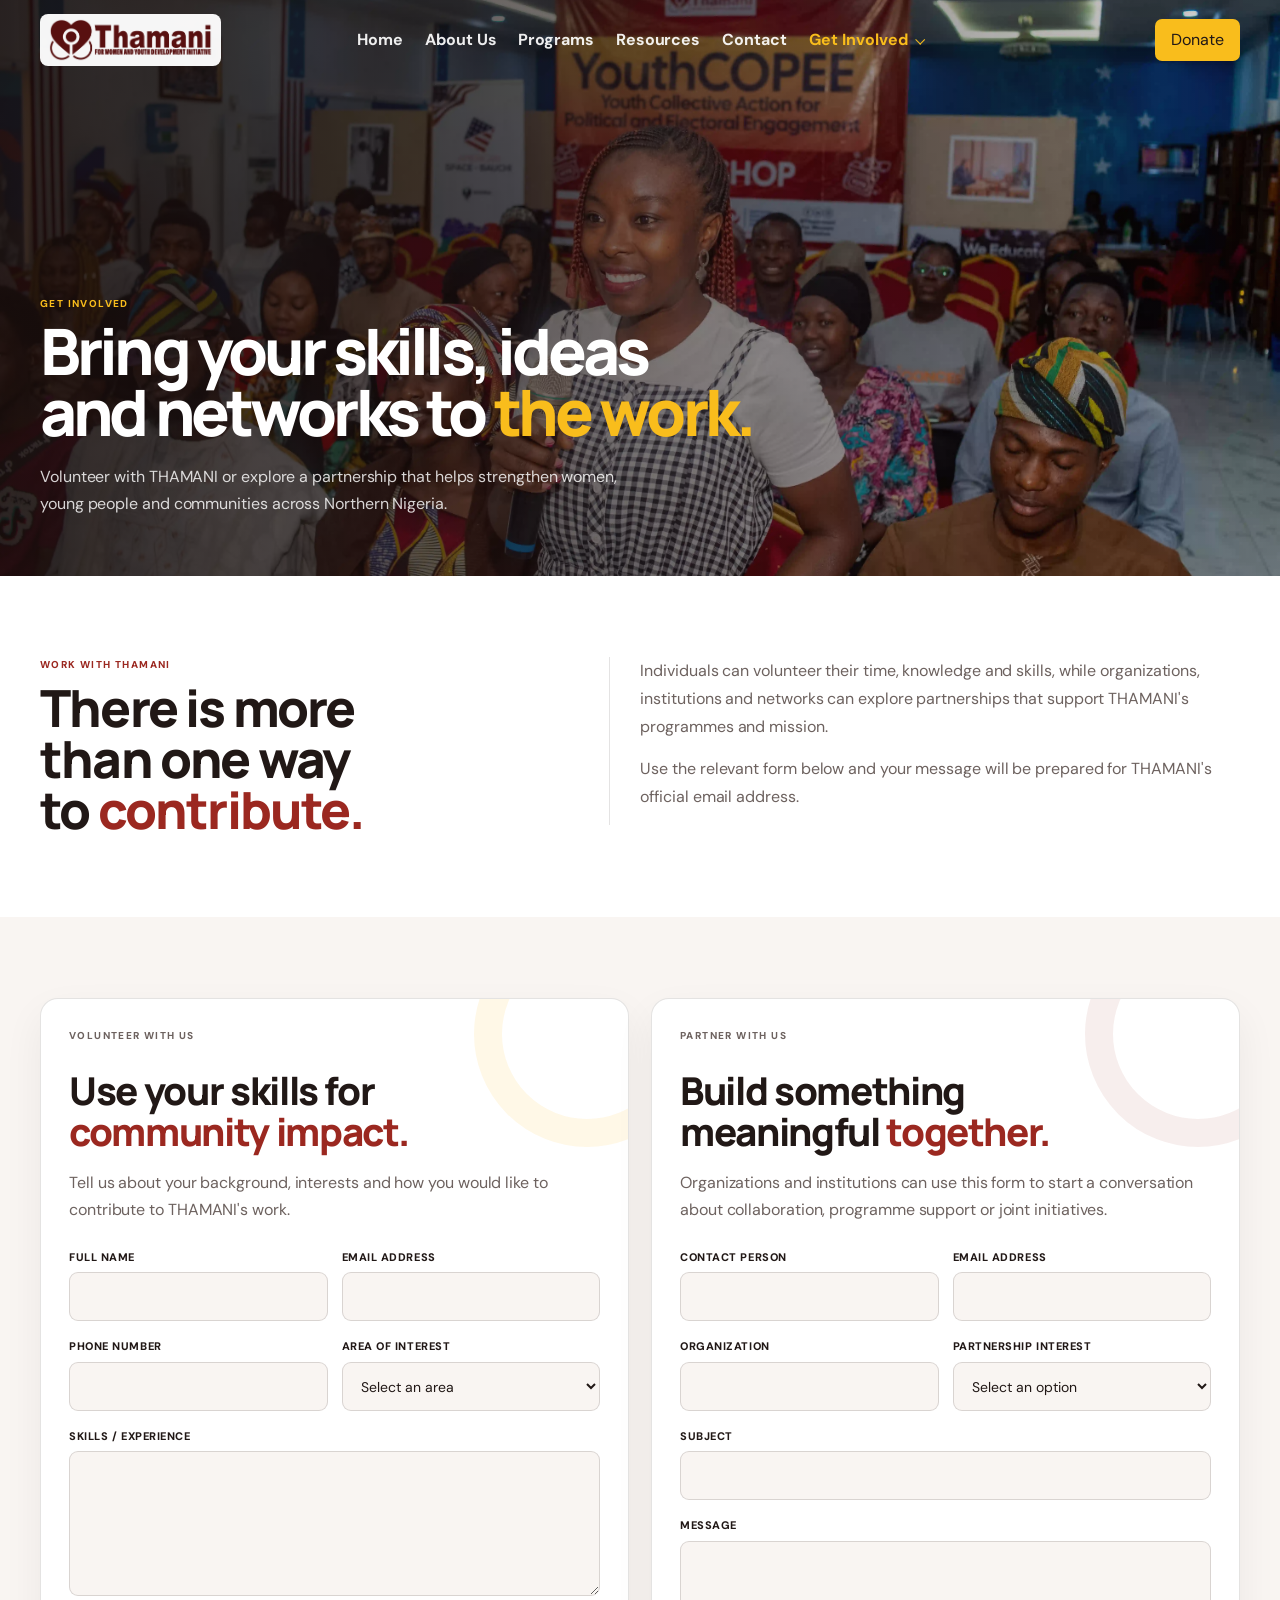
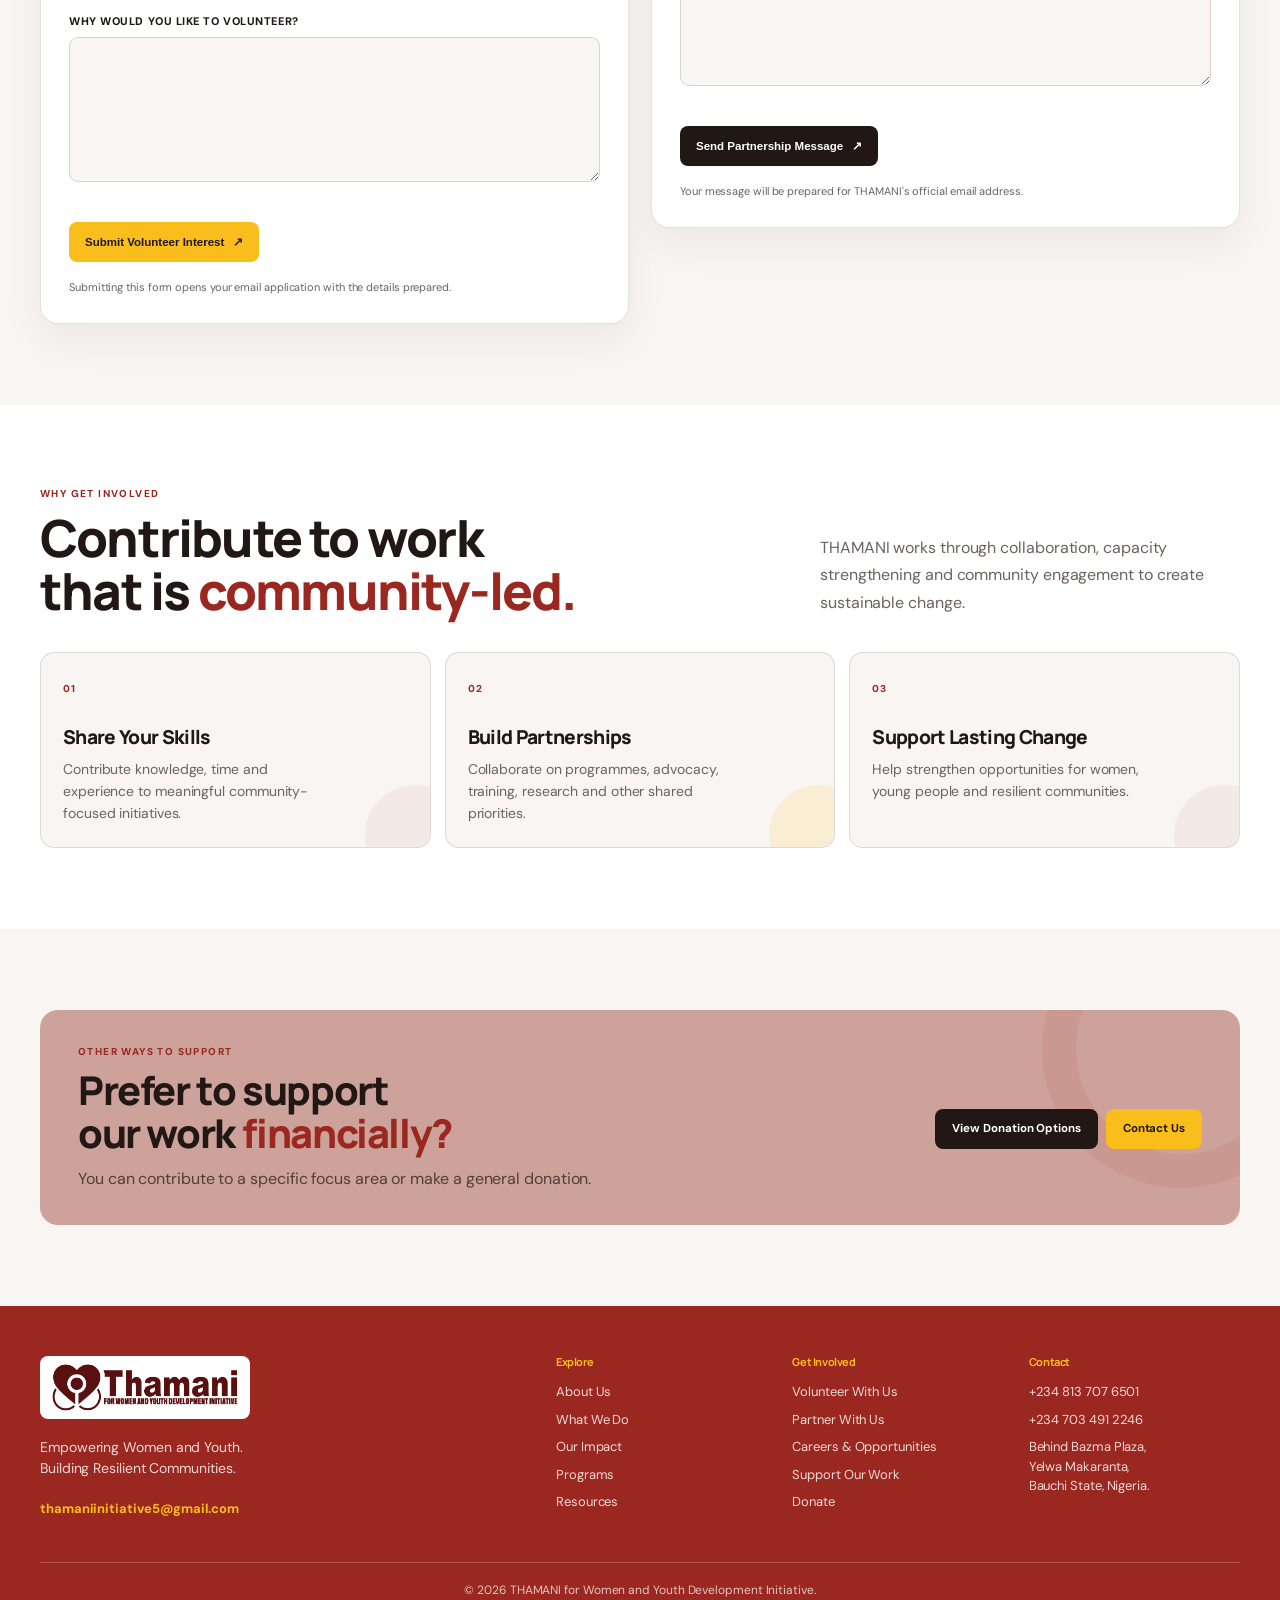
<file: volunteer.html>
<!doctype html>

<html lang="en">
  <head>
    <meta charset="utf-8" />
    <meta content="width=device-width, initial-scale=1.0" name="viewport" />
    <meta
      content="Volunteer with THAMANI or partner with us to support women, youth and resilient communities across Northern Nigeria."
      name="description"
    />
    <title>Volunteer &amp; Partner | THAMANI</title>
    <link href="https://fonts.googleapis.com" rel="preconnect" />
    <link crossorigin="" href="https://fonts.gstatic.com" rel="preconnect" />
    <link
      href="https://fonts.googleapis.com/css2?family=DM+Sans:wght@400;500;600;700&amp;family=Manrope:wght@500;600;700;800&amp;display=swap"
      rel="stylesheet"
    />
    <link href="style.css" rel="stylesheet" />
    <style>
      /* =========================================
       VOLUNTEER / PARTNER PAGE
       ========================================= */

      .involve-hero {
        min-height: 64svh;
        position: relative;
        display: grid;
        align-items: end;
        overflow: hidden;
        background: #211816;
        color: #fff;
      }

      .involve-hero-bg {
        position: absolute;
        inset: 0;
        background:
          linear-gradient(
            90deg,
            rgba(25, 14, 12, 0.88),
            rgba(25, 14, 12, 0.56) 50%,
            rgba(25, 14, 12, 0.16)
          ),
          url("/images/hero-home-1.webp") center/cover no-repeat;
      }

      .involve-hero-content {
        position: relative;
        z-index: 1;
        padding: 115px 0 70px;
      }

      .involve-hero-content h1 {
        max-width: 880px;
        font-size: clamp(3rem, 6.2vw, 5.8rem);
        line-height: 0.95;
        letter-spacing: -0.06em;
        margin: 10px 0 20px;
      }

      .involve-hero-content h1 em {
        color: var(--yellow);
        font-style: normal;
      }

      .involve-hero-content > p:last-child {
        max-width: 600px;
        color: rgba(255, 255, 255, 0.82);
        line-height: 1.72;
        font-size: 1rem;
      }

      .involve-intro {
        padding: 90px 0 65px;
        background: #fff;
      }

      .involve-intro-grid {
        display: grid;
        grid-template-columns: 1fr 1.25fr;
        gap: 65px;
        align-items: start;
      }

      .involve-intro h2 {
        font-size: clamp(2.1rem, 4vw, 3.6rem);
        line-height: 1;
        margin: 10px 0 0;
      }

      .involve-intro-copy {
        border-left: 1px solid var(--line);
        padding-left: 30px;
      }

      .involve-intro-copy p {
        color: var(--muted);
        line-height: 1.75;
        margin-bottom: 14px;
        max-width: 650px;
      }

      .engagement-section {
        padding: 90px 0;
        background: #f9f5f2;
      }

      .engagement-grid {
        display: grid;
        grid-template-columns: 1fr 1fr;
        gap: 22px;
        align-items: start;
      }

      .engagement-card {
        background: #fff;
        border: 1px solid var(--line);
        border-radius: 18px;
        padding: 34px;
        box-shadow: 0 16px 40px rgba(33, 24, 22, 0.06);
        position: relative;
        overflow: hidden;
      }

      .engagement-card::after {
        content: "";
        position: absolute;
        width: 170px;
        height: 170px;
        right: -72px;
        top: -78px;
        border-radius: 50%;
        border: 28px solid rgba(249, 189, 28, 0.1);
        pointer-events: none;
      }

      .engagement-card.partner-card::after {
        border-color: rgba(155, 40, 32, 0.08);
      }

      .engagement-card > * {
        position: relative;
        z-index: 1;
      }

      .engagement-card h2 {
        font-size: clamp(1.9rem, 3vw, 2.8rem);
        margin: 8px 0 12px;
      }

      .engagement-card > p {
        color: var(--muted);
        line-height: 1.7;
        margin-bottom: 26px;
        max-width: 580px;
      }

      .engagement-form {
        display: grid;
        gap: 17px;
      }

      .form-row {
        display: grid;
        grid-template-columns: 1fr 1fr;
        gap: 14px;
      }

      .form-group {
        display: grid;
        gap: 7px;
      }

      .form-group label {
        font-size: 0.6875rem;
        font-weight: 800;
        letter-spacing: 0.05em;
        color: var(--ink);
      }

      .form-group input,
      .form-group select,
      .form-group textarea {
        width: 100%;
        border: 1px solid rgba(33, 24, 22, 0.15);
        border-radius: 9px;
        background: #f9f5f2;
        padding: 13px 14px;
        font: inherit;
        color: var(--ink);
        font-size: 0.875rem;
        outline: none;
        transition:
          border-color 0.2s ease,
          box-shadow 0.2s ease,
          background 0.2s ease;
      }

      .form-group textarea {
        min-height: 145px;
        resize: vertical;
      }

      .form-group input:focus,
      .form-group select:focus,
      .form-group textarea:focus {
        border-color: var(--red);
        background: #fff;
        box-shadow: 0 0 0 3px rgba(155, 40, 32, 0.08);
      }

      .engagement-form .btn {
        justify-self: start;
        border: 0;
        min-width: 160px;
      }

      .form-note {
        font-size: 0.6875rem;
        color: var(--muted);
        line-height: 1.5;
      }

      .why-section {
        padding: 90px 0;
        background: #fff;
      }

      .why-heading {
        display: flex;
        justify-content: space-between;
        align-items: end;
        gap: 30px;
        margin-bottom: 36px;
      }

      .why-heading h2 {
        font-size: clamp(2.1rem, 4vw, 3.5rem);
        line-height: 1.02;
        margin: 10px 0 0;
      }

      .why-heading > p {
        max-width: 420px;
        color: var(--muted);
        line-height: 1.7;
        margin: 0;
      }

      .why-grid {
        display: grid;
        grid-template-columns: repeat(3, 1fr);
        gap: 14px;
      }

      .why-card {
        min-height: 210px;
        padding: 26px;
        border-radius: 14px;
        border: 1px solid var(--line);
        background: #f9f5f2;
        position: relative;
        overflow: hidden;
      }

      .why-card::after {
        content: "";
        position: absolute;
        width: 100px;
        height: 100px;
        right: -35px;
        bottom: -38px;
        border-radius: 50%;
        background: rgba(155, 40, 32, 0.06);
      }

      .why-card:nth-child(2)::after {
        background: rgba(249, 189, 28, 0.14);
      }

      .why-number {
        font-size: 0.625rem;
        font-weight: 800;
        color: var(--red);
        letter-spacing: 0.1em;
      }

      .why-card h3 {
        font-size: 1.2rem;
        margin: 28px 0 10px;
        max-width: 230px;
      }

      .why-card p {
        color: var(--muted);
        font-size: 0.875rem;
        line-height: 1.6;
        max-width: 270px;
      }

      .involve-cta {
        padding: 85px 0;
        background: #f9f5f2;
      }

      .involve-cta .cta-box {
        background: #cda29a;
      }

      @media (max-width: 900px) {
        .involve-hero {
          min-height: 610px;
        }

        .involve-intro,
        .engagement-section,
        .why-section,
        .involve-cta {
          padding: 70px 0;
        }

        .involve-intro-grid,
        .engagement-grid {
          grid-template-columns: 1fr;
          gap: 35px;
        }

        .involve-intro-copy {
          padding-left: 22px;
        }

        .why-grid {
          grid-template-columns: 1fr 1fr;
        }

        .why-heading {
          display: block;
        }

        .why-heading > p {
          margin-top: 18px;
        }
      }

      @media (max-width: 600px) {
        .involve-hero-content {
          padding-bottom: 55px;
        }

        .involve-hero-content h1 {
          font-size: clamp(2.7rem, 14vw, 4rem);
        }

        .engagement-card {
          padding: 26px 20px;
        }

        .form-row {
          grid-template-columns: 1fr;
        }

        .engagement-form .btn {
          width: 100%;
        }

        .why-grid {
          grid-template-columns: 1fr;
        }
      }
    </style>
  </head>
  <body>
    <header class="site-header">
      <div class="container nav-wrap">
        <a
          aria-label="THAMANI home"
          class="brand brand-logo-link"
          href="index.html"
          ><img
            alt="THAMANI for Women and Youth Development Initiative"
            class="brand-logo"
            src="images/thamani-logo.png"
        /></a>
        <button
          aria-expanded="false"
          aria-label="Open navigation"
          class="menu-toggle"
        >
          <span></span><span></span><span></span>
        </button>
        <nav aria-label="Main navigation" class="site-nav">
          <a data-nav="home" href="index.html">Home</a>
          <a data-nav="about" href="who-we-are.html">About Us</a>
          <a data-nav="programmes" href="programmes-2.html">Programs</a
          ><a data-nav="resources" href="resources.html">Resources</a>
          <a data-nav="contact" href="contact.html">Contact</a>
          <div class="nav-dropdown active" data-nav="involved">
            <button
              aria-expanded="false"
              class="nav-dropdown-toggle"
              type="button"
            >
              Get Involved
              <span aria-hidden="true" class="dropdown-caret"></span>
            </button>
            <div class="nav-dropdown-menu">
              <a href="volunteer.html#volunteer">Volunteer With Us</a>
              <a href="volunteer.html#partner">Partner With Us</a
              ><a href="careers.html">Careers &amp; Opportunities</a>
              <a href="donate.html#support-work">Support Our Work</a>
              <a href="donate.html#general-donation">Donate</a>
            </div>
          </div>
        </nav>
        <a class="nav-donate header-donate" href="donate.html">Donate</a>
      </div>
    </header>
    <main>
      <section class="involve-hero">
        <div class="involve-hero-bg"></div>
        <div class="container involve-hero-content reveal">
          <p class="eyebrow" style="color: var(--yellow)">GET INVOLVED</p>
          <h1>Bring your skills, ideas and networks to <em>the work.</em></h1>
          <p>
            Volunteer with THAMANI or explore a partnership that helps
            strengthen women, young people and communities across Northern
            Nigeria.
          </p>
        </div>
      </section>
      <section class="involve-intro">
        <div class="container involve-intro-grid">
          <div class="reveal">
            <p class="eyebrow">WORK WITH THAMANI</p>
            <h2>There is more than one way to <em>contribute.</em></h2>
          </div>
          <div class="involve-intro-copy reveal">
            <p>
              Individuals can volunteer their time, knowledge and skills, while
              organizations, institutions and networks can explore partnerships
              that support THAMANI's programmes and mission.
            </p>
            <p>
              Use the relevant form below and your message will be prepared for
              THAMANI's official email address.
            </p>
          </div>
        </div>
      </section>
      <section class="engagement-section">
        <div class="container engagement-grid">
          <article class="engagement-card reveal" id="volunteer">
            <p class="eyebrow">VOLUNTEER WITH US</p>
            <h2>Use your skills for <em>community impact.</em></h2>
            <p>
              Tell us about your background, interests and how you would like to
              contribute to THAMANI's work.
            </p>
            <form class="engagement-form" id="volunteerForm">
              <div class="form-row">
                <div class="form-group">
                  <label for="volunteerName">FULL NAME</label>
                  <input id="volunteerName" required="" type="text" />
                </div>
                <div class="form-group">
                  <label for="volunteerEmail">EMAIL ADDRESS</label>
                  <input id="volunteerEmail" required="" type="email" />
                </div>
              </div>
              <div class="form-row">
                <div class="form-group">
                  <label for="volunteerPhone">PHONE NUMBER</label>
                  <input id="volunteerPhone" type="tel" />
                </div>
                <div class="form-group">
                  <label for="volunteerInterest">AREA OF INTEREST</label>
                  <select id="volunteerInterest" required="">
                    <option value="">Select an area</option>
                    <option>Education</option>
                    <option>Health &amp; WASH</option>
                    <option>Women &amp; Youth Empowerment</option>
                    <option>Peace &amp; Governance</option>
                    <option>Climate Action</option>
                    <option>Communications / Media</option>
                    <option>Research / Advocacy</option>
                    <option>Other</option>
                  </select>
                </div>
              </div>
              <div class="form-group">
                <label for="volunteerSkills">SKILLS / EXPERIENCE</label>
                <textarea id="volunteerSkills" required=""></textarea>
              </div>
              <div class="form-group">
                <label for="volunteerMessage"
                  >WHY WOULD YOU LIKE TO VOLUNTEER?</label
                >
                <textarea id="volunteerMessage" required=""></textarea>
              </div>
              <button class="btn btn-primary" type="submit">
                Submit Volunteer Interest <span>↗</span>
              </button>
              <p class="form-note">
                Submitting this form opens your email application with the
                details prepared.
              </p>
            </form>
          </article>
          <article class="engagement-card partner-card reveal" id="partner">
            <p class="eyebrow">PARTNER WITH US</p>
            <h2>Build something meaningful <em>together.</em></h2>
            <p>
              Organizations and institutions can use this form to start a
              conversation about collaboration, programme support or joint
              initiatives.
            </p>
            <form class="engagement-form" id="partnerForm">
              <div class="form-row">
                <div class="form-group">
                  <label for="partnerName">CONTACT PERSON</label>
                  <input id="partnerName" required="" type="text" />
                </div>
                <div class="form-group">
                  <label for="partnerEmail">EMAIL ADDRESS</label>
                  <input id="partnerEmail" required="" type="email" />
                </div>
              </div>
              <div class="form-row">
                <div class="form-group">
                  <label for="partnerOrg">ORGANIZATION</label>
                  <input id="partnerOrg" required="" type="text" />
                </div>
                <div class="form-group">
                  <label for="partnerType">PARTNERSHIP INTEREST</label>
                  <select id="partnerType" required="">
                    <option value="">Select an option</option>
                    <option>Programme Partnership</option>
                    <option>Funding / Grant Collaboration</option>
                    <option>Research &amp; Advocacy</option>
                    <option>Community Engagement</option>
                    <option>Training / Capacity Building</option>
                    <option>Media / Communications</option>
                    <option>Other</option>
                  </select>
                </div>
              </div>
              <div class="form-group">
                <label for="partnerSubject">SUBJECT</label>
                <input id="partnerSubject" required="" type="text" />
              </div>
              <div class="form-group">
                <label for="partnerMessage">MESSAGE</label>
                <textarea id="partnerMessage" required=""></textarea>
              </div>
              <button class="btn btn-dark" type="submit">
                Send Partnership Message <span>↗</span>
              </button>
              <p class="form-note">
                Your message will be prepared for THAMANI's official email
                address.
              </p>
            </form>
          </article>
        </div>
      </section>
      <section class="why-section">
        <div class="container">
          <div class="why-heading reveal">
            <div>
              <p class="eyebrow">WHY GET INVOLVED</p>
              <h2>Contribute to work that is <em>community-led.</em></h2>
            </div>
            <p>
              THAMANI works through collaboration, capacity strengthening and
              community engagement to create sustainable change.
            </p>
          </div>
          <div class="why-grid">
            <article class="why-card reveal">
              <span class="why-number">01</span>
              <h3>Share Your Skills</h3>
              <p>
                Contribute knowledge, time and experience to meaningful
                community-focused initiatives.
              </p>
            </article>
            <article class="why-card reveal">
              <span class="why-number">02</span>
              <h3>Build Partnerships</h3>
              <p>
                Collaborate on programmes, advocacy, training, research and
                other shared priorities.
              </p>
            </article>
            <article class="why-card reveal">
              <span class="why-number">03</span>
              <h3>Support Lasting Change</h3>
              <p>
                Help strengthen opportunities for women, young people and
                resilient communities.
              </p>
            </article>
          </div>
        </div>
      </section>
      <section class="involve-cta">
        <div class="container">
          <div class="cta-box reveal">
            <div>
              <p class="eyebrow">OTHER WAYS TO SUPPORT</p>
              <h2>Prefer to support our work <em>financially?</em></h2>
              <p>
                You can contribute to a specific focus area or make a general
                donation.
              </p>
            </div>
            <div class="cta-actions">
              <a class="btn btn-dark" href="donate.html"
                >View Donation Options</a
              >
              <a class="btn btn-primary" href="contact.html">Contact Us</a>
            </div>
          </div>
        </div>
      </section>
    </main>
    <footer class="site-footer" id="contact-footer">
      <div class="container footer-top">
        <div class="footer-brand">
          <a class="brand brand-light brand-logo-link" href="index.html"
            ><img
              alt="THAMANI for Women and Youth Development Initiative"
              class="brand-logo"
              src="images/thamani-logo.png"
          /></a>
          <p>
            Empowering Women and Youth.<br />Building Resilient Communities.
          </p>
          <a class="footer-email" href="mailto:thamaniinitiative5@gmail.com"
            >thamaniinitiative5@gmail.com</a
          >
        </div>
        <div class="footer-links">
          <div>
            <h4>Explore</h4>
            <a href="who-we-are.html">About Us</a>
            <a href="index.html#focus">What We Do</a>
            <a href="index.html#impact">Our Impact</a>
            <a href="programmes-2.html">Programs</a
            ><a href="resources.html">Resources</a>
          </div>
          <div>
            <h4>Get Involved</h4>
            <a href="volunteer.html#volunteer">Volunteer With Us</a>
            <a href="volunteer.html#partner">Partner With Us</a
            ><a href="careers.html">Careers &amp; Opportunities</a>
            <a href="donate.html#support-work">Support Our Work</a>
            <a href="donate.html#general-donation">Donate</a>
          </div>
          <div>
            <h4>Contact</h4>
            <a href="tel:08137076501">+234 813 707 6501</a>
            <a href="tel:+2347034912246">+234 703 491 2246</a>
            <span
              >Behind Bazma Plaza,<br />Yelwa Makaranta,<br />Bauchi State,
              Nigeria.</span
            >
          </div>
        </div>
      </div>
      <div class="container footer-bottom">
        <span
          >© <span id="year"></span> THAMANI for Women and Youth Development
          Initiative.</span
        >
      </div>
    </footer>
    <script src="script.js"></script>
    <script>
      const emailAddress = "thamaniinitiative5@gmail.com";

      const volunteerForm = document.querySelector("#volunteerForm");

      volunteerForm?.addEventListener("submit", (event) => {
        event.preventDefault();

        const name = document.querySelector("#volunteerName").value.trim();
        const email = document.querySelector("#volunteerEmail").value.trim();
        const phone = document.querySelector("#volunteerPhone").value.trim();
        const interest = document.querySelector("#volunteerInterest").value;
        const skills = document.querySelector("#volunteerSkills").value.trim();
        const message = document
          .querySelector("#volunteerMessage")
          .value.trim();

        const subject = encodeURIComponent(`Volunteer Interest — ${name}`);

        const body = encodeURIComponent(
          `VOLUNTEER APPLICATION

Name: ${name}
Email: ${email}
Phone: ${phone || "Not provided"}
Area of Interest: ${interest}

Skills / Experience:
${skills}

Why I would like to volunteer:
${message}`,
        );

        window.location.href = `mailto:${emailAddress}?subject=${subject}&body=${body}`;
      });

      const partnerForm = document.querySelector("#partnerForm");

      partnerForm?.addEventListener("submit", (event) => {
        event.preventDefault();

        const name = document.querySelector("#partnerName").value.trim();
        const email = document.querySelector("#partnerEmail").value.trim();
        const organization = document.querySelector("#partnerOrg").value.trim();
        const type = document.querySelector("#partnerType").value;
        const subjectText = document
          .querySelector("#partnerSubject")
          .value.trim();
        const message = document.querySelector("#partnerMessage").value.trim();

        const subject = encodeURIComponent(
          `Partnership Enquiry — ${organization}: ${subjectText}`,
        );

        const body = encodeURIComponent(
          `PARTNERSHIP ENQUIRY

Contact Person: ${name}
Email: ${email}
Organization: ${organization}
Partnership Interest: ${type}

Subject:
${subjectText}

Message:
${message}`,
        );

        window.location.href = `mailto:${emailAddress}?subject=${subject}&body=${body}`;
      });
    </script>
  </body>
</html>
</file>
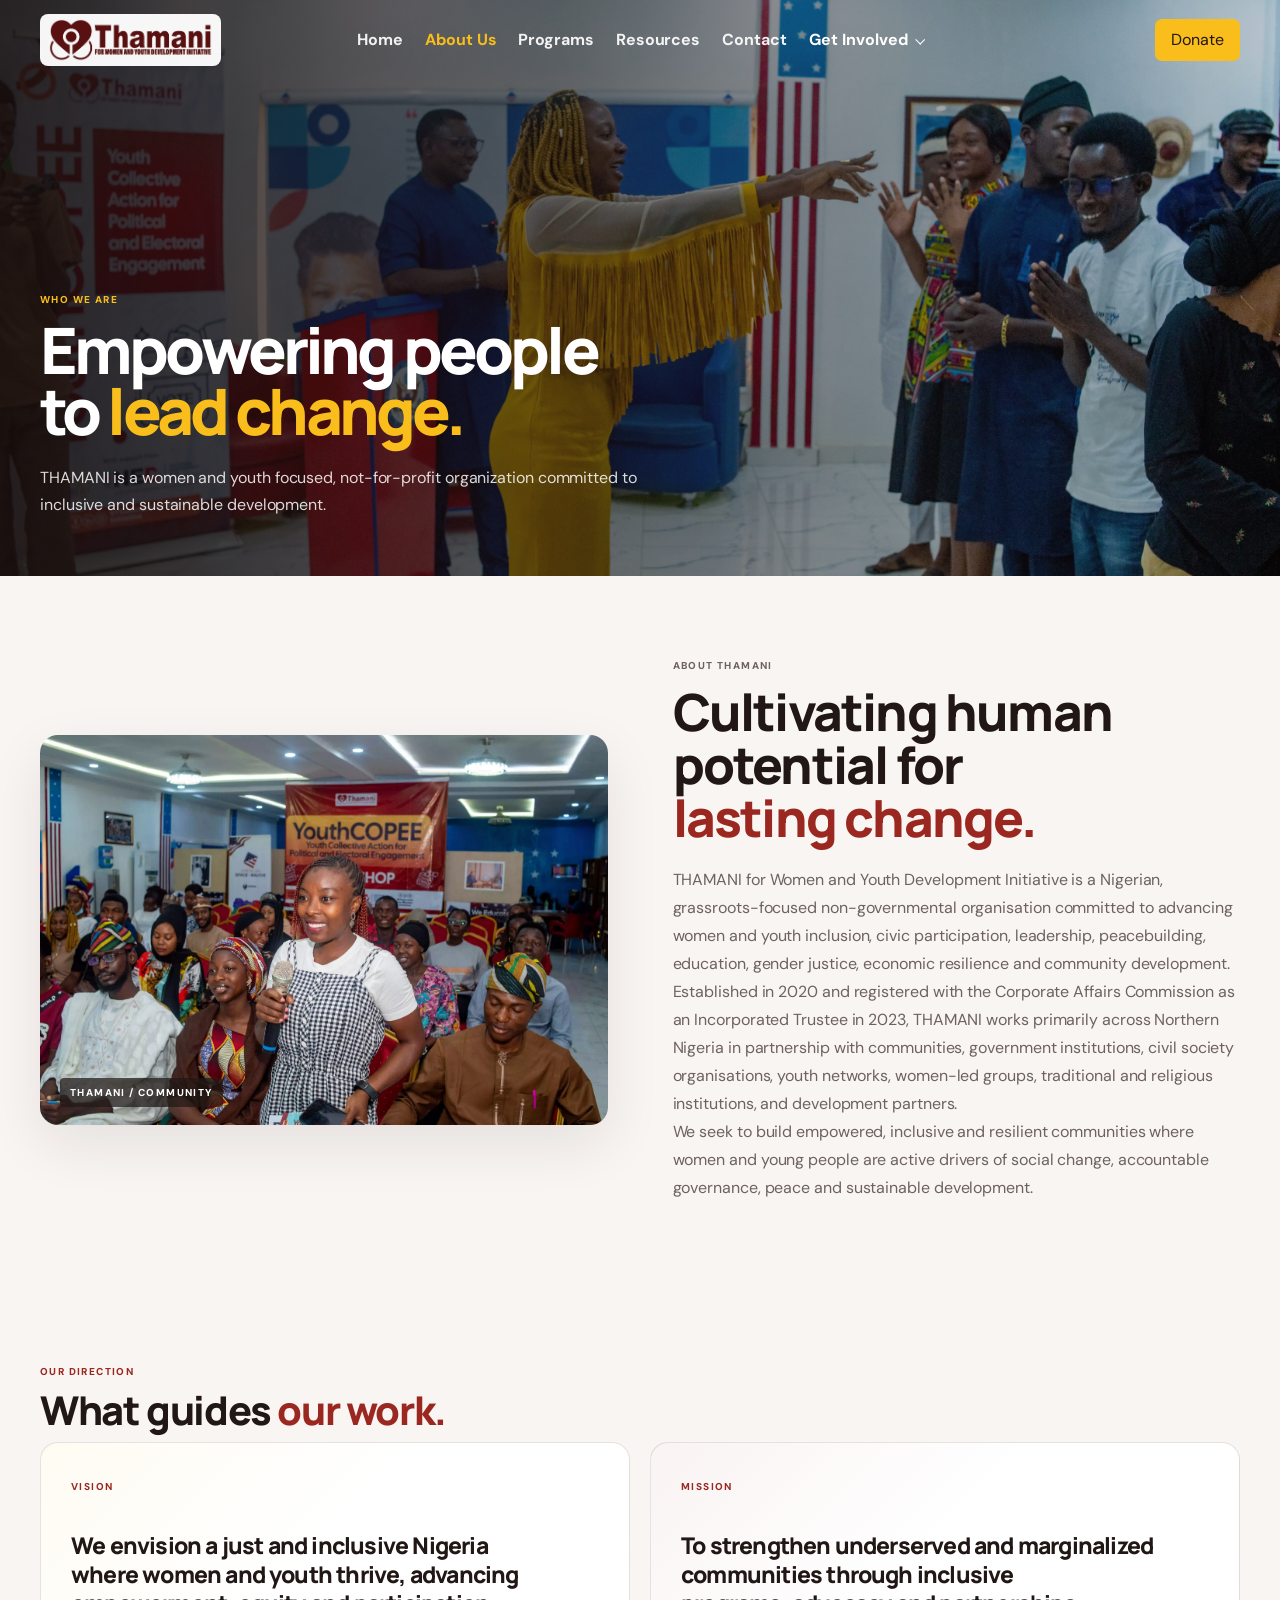
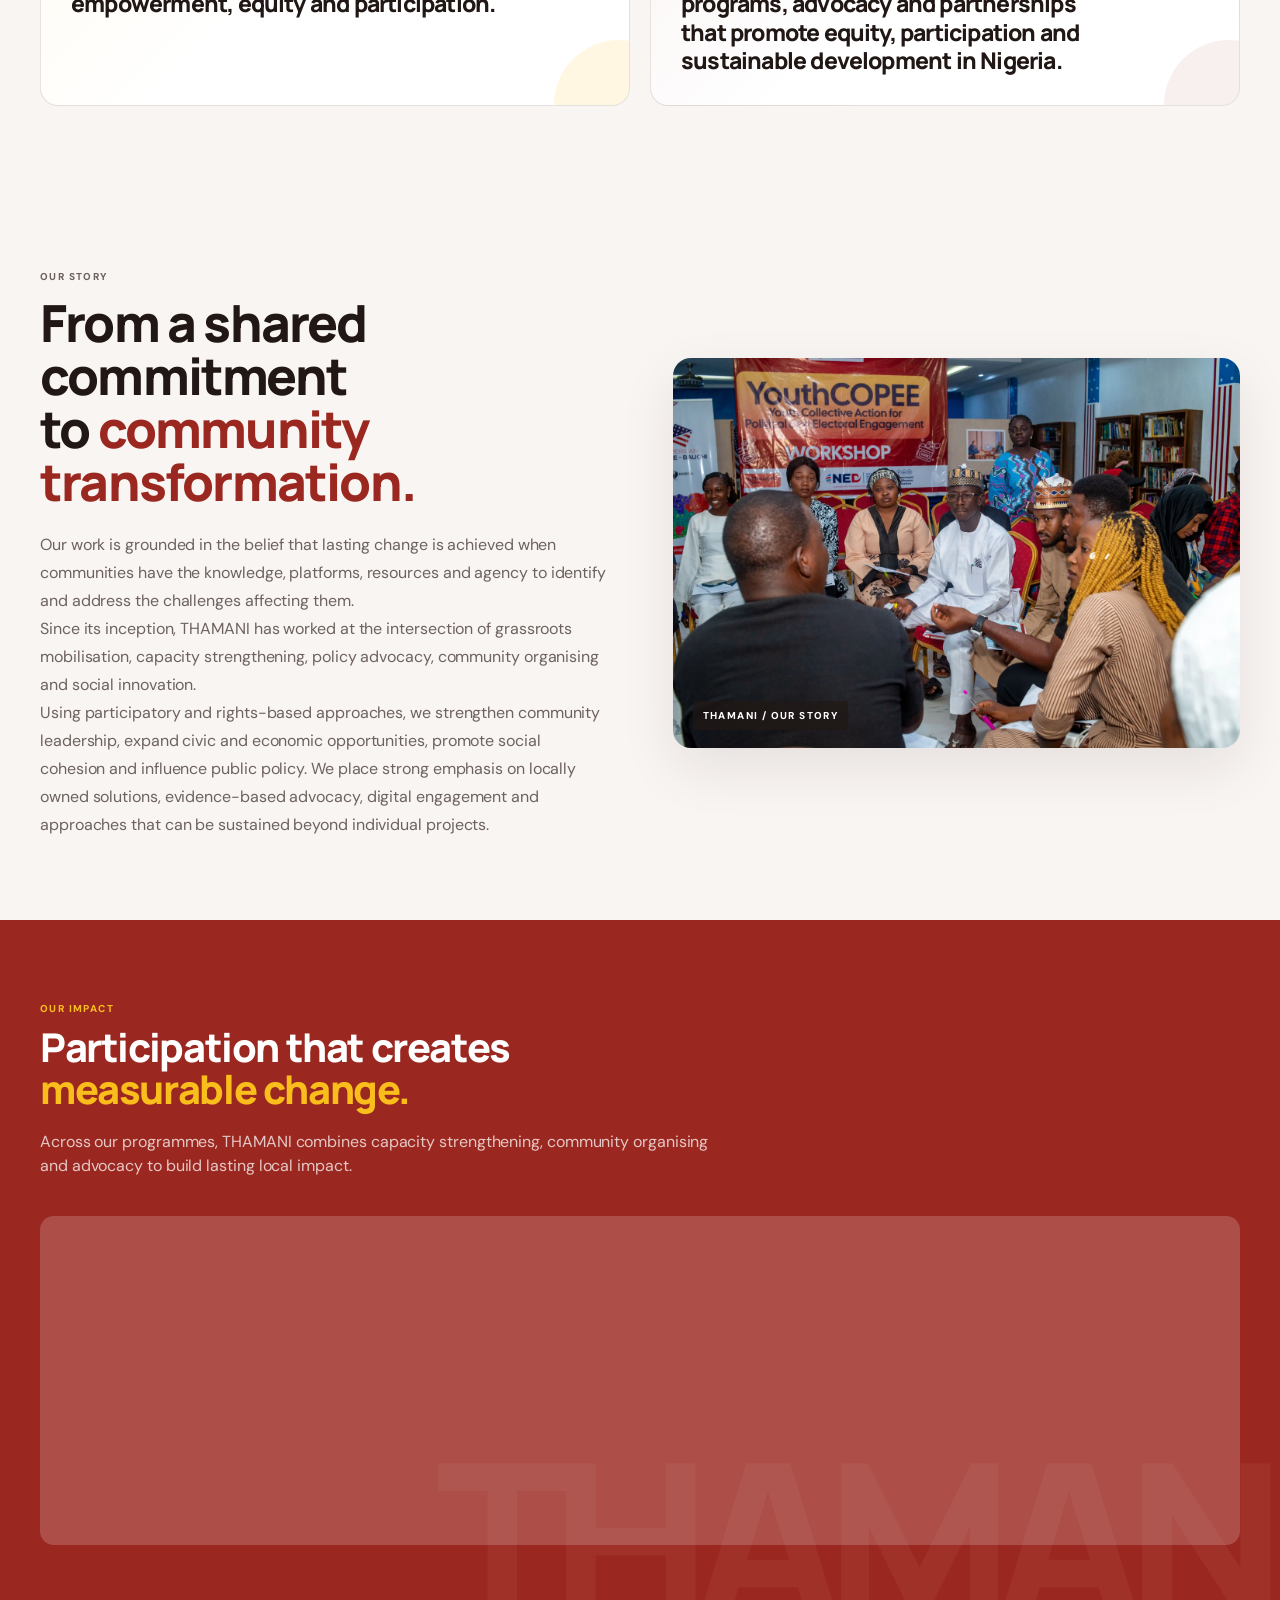
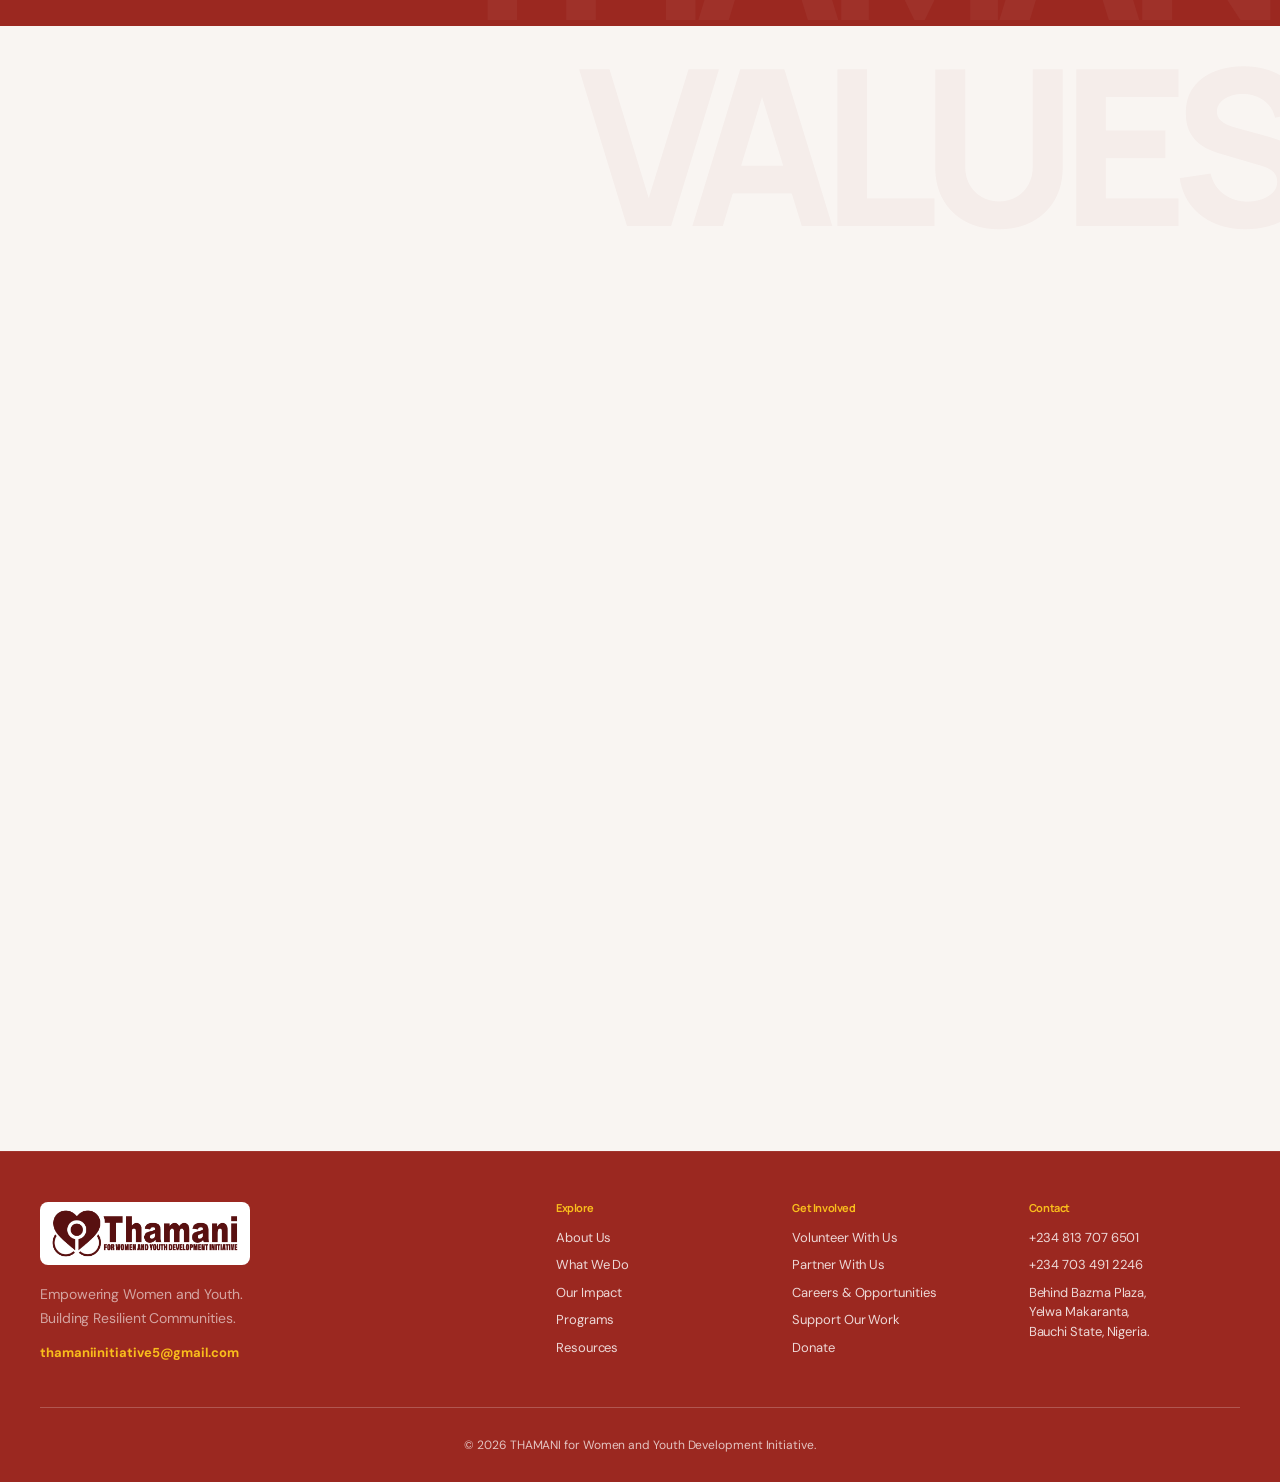
<file: who-we-are.html>
<!doctype html>

<html lang="en">
  <head>
    <meta charset="utf-8" />
    <meta content="width=device-width, initial-scale=1.0" name="viewport" />
    <title>Who We Are | THAMANI</title>
    <meta
      content="Learn about THAMANI for Women and Youth Development Initiative, our vision, mission, story and core values."
      name="description"
    />
    <link href="https://fonts.googleapis.com" rel="preconnect" />
    <link crossorigin="" href="https://fonts.gstatic.com" rel="preconnect" />
    <link
      href="https://fonts.googleapis.com/css2?family=DM+Sans:wght@400;500;600;700&amp;family=Manrope:wght@500;600;700;800&amp;display=swap"
      rel="stylesheet"
    />
    <link href="style.css" rel="stylesheet" />
    <style>
      /* ================================
       WHO WE ARE PAGE
       ================================ */

      .about-hero {
        min-height: 72svh;
        display: grid;
        align-items: end;
        position: relative;
        overflow: hidden;
        background: #211816;
      }

      .about-hero .lead {
        color: #f9bd1c;
      }

      .about-hero-image {
        position: absolute;
        inset: 0;
        background:
          linear-gradient(
            90deg,
            rgba(25, 14, 12, 0.84),
            rgba(25, 14, 12, 0.42) 55%,
            rgba(25, 14, 12, 0.12)
          ),
          url("images/abouthero.webp") center/cover no-repeat;
      }

      .about-hero-content {
        position: relative;
        z-index: 1;
        padding: 110px 0 75px;
        color: #fff;
      }

      .about-hero-content h1 {
        max-width: 760px;
        font-size: clamp(2.8rem, 6vw, 5.8rem);
        line-height: 0.96;
        margin: 12px 0 22px;
        letter-spacing: -0.06em;
      }

      .about-hero-content p:last-child {
        max-width: 600px;
        color: rgba(255, 255, 255, 0.84);
        line-height: 1.7;
        font-size: 1rem;
      }

      .about-intro,
      .story-page {
        padding: 95px 0;
      }

      .about-intro-grid,
      .story-page-grid {
        display: grid;
        grid-template-columns: 1fr 1fr;
        gap: 65px;
        align-items: center;
      }

      .about-intro-image,
      .story-page-image {
        min-height: 500px;
        border-radius: var(--radius);
        overflow: hidden;
      }

      .about-intro-image img,
      .story-page-image img {
        width: 100%;
        height: 100%;
        min-height: 500px;
        object-fit: cover;
        display: block;
      }

      .about-intro-copy,
      .story-page-copy {
        max-width: 580px;
      }

      .about-intro-copy h2,
      .story-page-copy h2 {
        font-size: clamp(2rem, 4vw, 3.4rem);
        line-height: 1.04;
        margin: 10px 0 22px;
      }

      .about-intro-copy p,
      .story-page-copy p {
        line-height: 1.75;
        color: var(--muted);
      }

      .vision-mission {
        background: var(--cream);
        padding: 90px 0;
      }

      .vm-grid {
        display: grid;
        grid-template-columns: 1fr 1fr;
        gap: 20px;
      }

      .vm-card {
        background: #fff;
        border: 1px solid var(--line);
        border-radius: var(--radius);
        padding: 38px;
        min-height: 270px;
        position: relative;
        overflow: hidden;
        transition:
          transform 0.3s ease,
          box-shadow 0.3s ease;
      }

      .vm-card:hover {
        transform: translateY(-5px);
        box-shadow: 0 18px 35px rgba(33, 24, 22, 0.08);
      }

      .vm-card::after {
        content: "";
        position: absolute;
        width: 130px;
        height: 130px;
        border-radius: 50%;
        right: -55px;
        bottom: -65px;
        background: rgba(249, 189, 28, 0.13);
      }

      .vm-card:nth-child(2)::after {
        background: rgba(155, 40, 32, 0.07);
      }

      .vm-number {
        font-size: 0.625rem;
        font-weight: 800;
        letter-spacing: 0.14em;
        color: var(--red);
      }

      .vm-card h3 {
        font-size: 1.45rem;
        line-height: 1.25;
        margin: 34px 0 0;
        max-width: 560px;
      }

      .values-section {
        background: var(--dark);
        color: #fff;
        padding: 95px 0;
      }

      .values-heading {
        max-width: 640px;
        margin-bottom: 45px;
      }

      .values-heading h2 {
        font-size: clamp(2rem, 4vw, 3.5rem);
        line-height: 1.02;
        margin: 10px 0 15px;
      }

      .values-heading p {
        color: rgba(255, 255, 255, 0.68);
        line-height: 1.7;
      }

      .values-grid {
        display: grid;
        grid-template-columns: repeat(3, 1fr);
        gap: 1px;
        background: rgba(255, 255, 255, 0.13);
        border: 1px solid rgba(255, 255, 255, 0.13);
        border-radius: var(--radius);
        overflow: hidden;
      }

      .value-card {
        background: #211816;
        padding: 28px;
        min-height: 190px;
      }

      .value-index {
        color: var(--yellow);
        font-size: 0.625rem;
        font-weight: 800;
        letter-spacing: 0.15em;
      }

      .value-card h3 {
        margin: 28px 0 10px;
        font-size: 1.12rem;
      }

      .value-card p {
        margin: 0;
        color: rgba(255, 255, 255, 0.62);
        font-size: 0.875rem;
        line-height: 1.6;
      }

      .about-cta {
        padding: 85px 0;
      }

      .site-nav a.active {
        color: var(--red);
      }

      .eyebrow-light {
        color: var(--yellow);
      }

      @media (max-width: 800px) {
        .about-hero {
          min-height: 620px;
        }

        .about-hero-content {
          padding: 100px 0 55px;
        }

        .about-intro,
        .story-page,
        .vision-mission,
        .values-section {
          padding: 70px 0;
        }

        .about-intro-grid,
        .story-page-grid,
        .vm-grid {
          grid-template-columns: 1fr;
          gap: 34px;
        }

        .about-intro-image,
        .about-intro-image img,
        .story-page-image,
        .story-page-image img {
          min-height: 360px;
        }

        .values-grid {
          grid-template-columns: 1fr 1fr;
        }
      }

      @media (max-width: 560px) {
        .about-hero-content h1 {
          font-size: clamp(2.55rem, 14vw, 4rem);
        }

        .values-grid {
          grid-template-columns: 1fr;
        }

        .value-card {
          min-height: auto;
        }

        .vm-card {
          padding: 28px;
        }
      }

      /* WHO WE ARE — REFINEMENT */
      .about-hero {
        min-height: 76svh;
      }
      .about-hero-image {
        background:
          linear-gradient(
            90deg,
            rgba(25, 14, 12, 0.88),
            rgba(25, 14, 12, 0.55) 48%,
            rgba(25, 14, 12, 0.18)
          ),
          url("images/abouthero.webp") center/cover no-repeat;
      }
      .about-hero-content {
        padding-bottom: 82px;
      }
      .about-intro,
      .story-page {
        padding: 105px 0;
      }
      .about-intro-image,
      .story-page-image {
        position: relative;
        box-shadow: 0 20px 55px rgba(33, 24, 22, 0.09);
      }
      .about-intro-image:after,
      .story-page-image:after {
        position: absolute;
        left: 20px;
        bottom: 18px;
        padding: 7px 10px;
        background: rgba(33, 24, 22, 0.72);
        color: #fff;
        font-size: 0.625rem;
        font-weight: 800;
        letter-spacing: 0.14em;
        border-radius: 4px;
      }
      .about-intro-image:after {
        content: "THAMANI / COMMUNITY";
      }
      .story-page-image:after {
        content: "THAMANI / OUR STORY";
      }
      /* .about-intro-copy:before,
      .story-page-copy:before {
        content: "";
        display: block;
        width: 62px;
        height: 4px;
        margin-bottom: 22px;
        background: var(--yellow);
      } */
      .vision-mission {
        padding: 100px 0;
      }
      .vm-card {
        min-height: 300px;
        padding: 40px;
        background:
          linear-gradient(
            135deg,
            rgba(249, 189, 28, 0.055),
            rgba(255, 255, 255, 0.98) 45%
          ),
          #fff;
      }
      .vm-card:nth-child(2) {
        background:
          linear-gradient(
            135deg,
            rgba(155, 40, 32, 0.055),
            rgba(255, 255, 255, 0.98) 45%
          ),
          #fff;
      }
      /* .vm-card:before {
        content: "";
        position: absolute;
        top: 0;
        left: 0;
        width: 100%;
        height: 3px;
        background: var(--yellow);
      } */
      .vm-card:nth-child(2):before {
        background: var(--red);
      }
      .vm-card h3 {
        font-size: clamp(1.45rem, 2.2vw, 2rem);
      }

      /* Core values: richer cards */
      .values-section {
        position: relative;
        overflow: hidden;
        background:
          radial-gradient(
            circle at 10% 15%,
            rgba(249, 189, 28, 0.08),
            transparent 28%
          ),
          radial-gradient(
            circle at 90% 80%,
            rgba(155, 40, 32, 0.18),
            transparent 30%
          ),
          #211816;
      }
      .values-section:before {
        content: "VALUES";
        position: absolute;
        right: -20px;
        top: 30px;
        font-family: "Manrope", sans-serif;
        font-size: clamp(7rem, 17vw, 15rem);
        line-height: 0.8;
        font-weight: 800;
        letter-spacing: -0.08em;
        color: rgba(255, 255, 255, 0.025);
        pointer-events: none;
      }
      .values-heading,
      .values-grid {
        position: relative;
        z-index: 1;
      }
      .values-grid {
        background: transparent;
        border: 0;
        gap: 14px;
        overflow: visible;
      }
      .value-card {
        min-height: 220px;
        border: 1px solid rgba(255, 255, 255, 0.09);
        border-radius: 14px;
        background:
          linear-gradient(
            145deg,
            rgba(255, 255, 255, 0.065),
            rgba(255, 255, 255, 0.018)
          ),
          #2a201d;
        box-shadow: inset 0 1px 0 rgba(255, 255, 255, 0.04);
        position: relative;
        overflow: hidden;
        transition:
          transform 0.3s ease,
          border-color 0.3s ease,
          background 0.3s ease,
          box-shadow 0.3s ease;
      }
      /* .value-card:before {
        content: "";
        position: absolute;
        top: 0;
        left: 0;
        width: 4px;
        height: 100%;
        background: var(--yellow);
        transform: scaleY(0.35);
        transform-origin: top;
        transition: transform 0.3s ease;
      } */
      .value-card:nth-child(even):before {
        background: var(--red);
      }
      .value-card:after {
        content: "";
        position: absolute;
        width: 115px;
        height: 115px;
        right: -48px;
        bottom: -48px;
        border-radius: 50%;
        border: 20px solid rgba(249, 189, 28, 0.06);
        transition: transform 0.35s ease;
      }
      .value-card:nth-child(even):after {
        border-color: rgba(155, 40, 32, 0.12);
      }
      .value-card:hover {
        transform: translateY(-7px);
        border-color: rgba(249, 189, 28, 0.35);
        background:
          linear-gradient(
            145deg,
            rgba(249, 189, 28, 0.09),
            rgba(255, 255, 255, 0.025)
          ),
          #302421;
        box-shadow: 0 18px 40px rgba(0, 0, 0, 0.18);
      }
      .value-card:nth-child(even):hover {
        border-color: rgba(155, 40, 32, 0.4);
        background:
          linear-gradient(
            145deg,
            rgba(155, 40, 32, 0.11),
            rgba(255, 255, 255, 0.025)
          ),
          #302421;
      }
      .value-card:hover:before {
        transform: scaleY(1);
      }
      .value-card:hover:after {
        transform: scale(1.15);
      }
      .value-index {
        display: inline-flex;
        width: 34px;
        height: 34px;
        align-items: center;
        justify-content: center;
        border: 1px solid rgba(249, 189, 28, 0.45);
        border-radius: 50%;
        color: var(--yellow);
        letter-spacing: 0.03em;
      }
      .value-card:nth-child(even) .value-index {
        border-color: rgba(155, 40, 32, 0.6);
        color: #e8756b;
      }
      .value-card h3 {
        max-width: 220px;
        font-size: 1.2rem;
        line-height: 1.25;
      }
      .value-card p {
        max-width: 250px;
      }

      /* Footer */
      .site-footer {
        background: #9b2820;
        color: #fff;
        border-top: 1px solid rgba(255, 255, 255, 0.06);
      }
      .footer-main {
        display: grid;
        grid-template-columns: 1.7fr 0.8fr 0.8fr 1.1fr;
        gap: 45px;
        padding-top: 65px;
        padding-bottom: 55px;
      }
      .footer-brand {
        max-width: 360px;
      }
      .footer-brand .brand {
        display: inline-flex;
        margin-bottom: 18px;
      }
      .footer-brand > p {
        color: rgba(255, 255, 255, 0.58);
        line-height: 1.7;
        font-size: 0.875rem;
        margin: 0 0 10px;
      }
      .footer-column {
        display: flex;
        flex-direction: column;
        align-items: flex-start;
        gap: 11px;
      }
      .footer-title {
        color: var(--yellow) !important;
        font-size: 0.6875rem !important;
        font-weight: 800;
        letter-spacing: 0.13em;
        margin: 0 0 7px;
      }
      .footer-column a,
      .footer-column span {
        color: rgba(255, 255, 255, 0.58);
        font-size: 0.8125rem;
        line-height: 1.5;
        text-decoration: none;
        transition: color 0.2s ease;
      }
      .footer-column a:hover {
        color: #fff;
      }
      .site-footer .footer-bottom {
        padding-top: 28px;
        padding-bottom: 28px;
      }
      .site-footer .footer-bottom p {
        color: rgba(255, 255, 255, 0.58);
      }

      @media (max-width: 800px) {
        .about-hero {
          min-height: 650px;
        }
        .about-intro,
        .story-page,
        .vision-mission,
        .values-section {
          padding: 75px 0;
        }
        .values-grid {
          grid-template-columns: 1fr 1fr;
          gap: 10px;
        }
        .value-card {
          min-height: 205px;
          padding: 24px;
        }
        .footer-main {
          grid-template-columns: 1fr 1fr;
          gap: 38px 25px;
        }
        .footer-brand {
          grid-column: 1/-1;
        }
      }
      @media (max-width: 560px) {
        .values-grid {
          grid-template-columns: 1fr;
          gap: 12px;
        }
        .value-card {
          min-height: 185px;
        }
        .footer-main {
          grid-template-columns: 1fr;
          gap: 30px;
          padding-top: 50px;
          padding-bottom: 42px;
        }
        .footer-brand {
          grid-column: auto;
        }
        .values-section:before {
          font-size: 6rem;
        }
      }
    </style>
    <style>
      /* Core Values — warm/light brand treatment */
      .values-section {
        position: relative;
        overflow: hidden;
        background: #f9f5f2;
        color: #211816;
      }
      .values-section::before {
        color: rgba(155, 40, 32, 0.035);
      }
      .values-heading,
      .values-grid {
        position: relative;
        z-index: 1;
      }
      .values-heading p:not(.eyebrow) {
        color: var(--muted);
      }
      .values-heading h2 {
        color: #211816;
      }
      .values-grid {
        background: transparent;
        border: 0;
        gap: 16px;
        overflow: visible;
      }
      .value-card {
        min-height: 220px;
        border: 1px solid rgba(126, 79, 81, 0.22);
        border-radius: 14px;
        /* background:
          linear-gradient(
            145deg,
            rgba(255, 255, 255, 0.3),
            rgba(255, 255, 255, 0.04)
          ),
          #7e4f51; */
        background: #9b2820;
        box-shadow: 0 12px 28px rgba(126, 79, 81, 0.13);
        position: relative;
        overflow: hidden;
        /* transition:
          transform 0.3s ease,
          border-color 0.3s ease,
          background 0.3s ease,
          box-shadow 0.3s ease; */
      }
      /* .value-card::before {
        background: #f9bd1c;
      }
      .value-card:nth-child(even)::before {
        background: #9b2820;
      }
      .value-card::after {
        width: 125px;
        height: 125px;
        right: -48px;
        bottom: -55px;
        border: 22px solid rgba(249, 189, 28, 0.12);
      }
      .value-card:nth-child(even)::after {
        border-color: rgba(249, 189, 28, 0.12);
      } */
      .value-card:hover {
        transform: translateY(-7px);
        border-color: rgba(249, 189, 28, 0.7);
        background:
          linear-gradient(
            145deg,
            rgba(255, 255, 255, 0.38),
            rgba(249, 189, 28, 0.08)
          ),
          #8a595b;
        box-shadow: 0 18px 38px rgba(126, 79, 81, 0.2);
      }
      .value-card:nth-child(even):hover {
        border-color: rgba(249, 189, 28, 0.7);
        background:
          linear-gradient(
            145deg,
            rgba(255, 255, 255, 0.38),
            rgba(155, 40, 32, 0.08)
          ),
          #8a595b;
      }
      .value-card h3 {
        color: #fff;
      }
      .value-card p {
        color: rgba(255, 255, 255, 0.8);
      }
      .value-index {
        border-color: rgba(249, 189, 28, 0.7);
        color: #f9bd1c;
      }
      .value-card:nth-child(even) .value-index {
        border-color: rgba(249, 189, 28, 0.7);
        color: #f9bd1c;
      }
      .values-section .eyebrow {
        color: #9b2820;
      }
      @media (max-width: 560px) {
        .value-card {
          min-height: 185px;
        }
      }
    </style>
  </head>
  <body>
    <header class="site-header">
      <div class="container nav-wrap">
        <a
          aria-label="THAMANI home"
          class="brand brand-logo-link"
          href="index.html"
          ><img
            alt="THAMANI for Women and Youth Development Initiative"
            class="brand-logo"
            src="images/thamani-logo.png"
        /></a>
        <button
          aria-expanded="false"
          aria-label="Open navigation"
          class="menu-toggle"
        >
          <span></span><span></span><span></span>
        </button>
        <nav aria-label="Main navigation" class="site-nav">
          <a data-nav="home" href="index.html">Home</a>
          <a class="active" data-nav="about" href="who-we-are.html">About Us</a>
          <a data-nav="programmes" href="programmes-2.html">Programs</a
          ><a data-nav="resources" href="resources.html">Resources</a>
          <a data-nav="contact" href="contact.html">Contact</a>
          <div class="nav-dropdown" data-nav="involved">
            <button
              aria-expanded="false"
              class="nav-dropdown-toggle"
              type="button"
            >
              Get Involved
              <span aria-hidden="true" class="dropdown-caret"></span>
            </button>
            <div class="nav-dropdown-menu">
              <a href="volunteer.html#volunteer">Volunteer With Us</a>
              <a href="volunteer.html#partner">Partner With Us</a
              ><a href="careers.html">Careers &amp; Opportunities</a>
              <a href="donate.html#support-work">Support Our Work</a>
              <a href="donate.html#general-donation">Donate</a>
            </div>
          </div>
        </nav>
        <a class="nav-donate header-donate" href="donate.html">Donate</a>
      </div>
    </header>
    <main>
      <section class="about-hero">
        <div class="about-hero-image"></div>
        <div class="container about-hero-content reveal">
          <p class="eyebrow eyebrow-light">WHO WE ARE</p>
          <h1>Empowering people to <span class="lead">lead change.</span></h1>
          <p>
            THAMANI is a women and youth focused, not-for-profit organization
            committed to inclusive and sustainable development.
          </p>
        </div>
      </section>
      <section class="about-intro">
        <div class="container about-intro-grid">
          <div class="about-intro-image reveal">
            <img
              alt="THAMANI community engagement"
              src="images/hero-home-1.webp"
            />
          </div>
          <div class="about-intro-copy reveal">
            <p class="eyebrow">ABOUT THAMANI</p>
            <h2>Cultivating human potential for <em>lasting change.</em></h2>
            <p>
              THAMANI for Women and Youth Development Initiative is a Nigerian,
              grassroots-focused non-governmental organisation committed to
              advancing women and youth inclusion, civic participation,
              leadership, peacebuilding, education, gender justice, economic
              resilience and community development.
            </p>
            <p>
              Established in 2020 and registered with the Corporate Affairs
              Commission as an Incorporated Trustee in 2023, THAMANI works
              primarily across Northern Nigeria in partnership with communities,
              government institutions, civil society organisations, youth
              networks, women-led groups, traditional and religious
              institutions, and development partners.
            </p>
            <p>
              We seek to build empowered, inclusive and resilient communities
              where women and young people are active drivers of social change,
              accountable governance, peace and sustainable development.
            </p>
          </div>
        </div>
      </section>
      <section class="vision-mission">
        <div class="container">
          <div class="section-heading reveal">
            <p class="eyebrow">OUR DIRECTION</p>
            <h2>What guides <em>our work.</em></h2>
          </div>
          <div class="vm-grid">
            <article class="vm-card reveal">
              <span class="vm-number">VISION</span>
              <h3>
                We envision a just and inclusive Nigeria where women and youth
                thrive, advancing empowerment, equity and participation.
              </h3>
            </article>
            <article class="vm-card reveal">
              <span class="vm-number">MISSION</span>
              <h3>
                To strengthen underserved and marginalized communities through
                inclusive programs, advocacy and partnerships that promote
                equity, participation and sustainable development in Nigeria.
              </h3>
            </article>
          </div>
        </div>
      </section>
      <section class="story-page">
        <div class="container story-page-grid">
          <div class="story-page-copy reveal">
            <p class="eyebrow">OUR STORY</p>
            <h2>
              From a shared commitment to
              <em>community transformation.</em>
            </h2>
            <p>
              Our work is grounded in the belief that lasting change is achieved
              when communities have the knowledge, platforms, resources and
              agency to identify and address the challenges affecting them.
            </p>
            <p>
              Since its inception, THAMANI has worked at the intersection of
              grassroots mobilisation, capacity strengthening, policy advocacy,
              community organising and social innovation.
            </p>
            <p>
              Using participatory and rights-based approaches, we strengthen
              community leadership, expand civic and economic opportunities,
              promote social cohesion and influence public policy. We place
              strong emphasis on locally owned solutions, evidence-based
              advocacy, digital engagement and approaches that can be sustained
              beyond individual projects.
            </p>
          </div>
          <div class="story-page-image reveal">
            <img
              alt="THAMANI working with communities"
              src="images/story.webp"
            />
          </div>
        </div>
      </section>
      <section class="impact-section about-impact-section" id="about-impact">
        <div class="container impact-wrap">
          <div class="impact-intro reveal">
            <p class="eyebrow">OUR IMPACT</p>
            <h2>Participation that creates <em>measurable change.</em></h2>
            <p>
              Across our programmes, THAMANI combines capacity strengthening,
              community organising and advocacy to build lasting local impact.
            </p>
          </div>
          <div class="stats-grid">
            <div class="stat reveal">
              <strong data-count="60">0</strong>
              <span>Youths trained on digital and protest rights</span>
            </div>
            <div class="stat reveal">
              <strong data-count="60">0</strong>
              <span
                >Youths trained on participation, citizen accountability and
                electioneering advocacy</span
              >
            </div>
            <div class="stat reveal">
              <strong data-count="36">0</strong>
              <span
                >Community women leaders trained on GBV referrals, prevention
                and health support</span
              >
            </div>
            <div class="stat reveal">
              <strong data-count="1">0</strong>
              <span>Truth &amp; Justice Committee established</span>
            </div>
            <div class="stat reveal">
              <strong data-count="7">0</strong>
              <span>VSLA groups with 175 active members</span>
            </div>
            <div class="stat reveal">
              <strong data-count="8" data-prefix="₦" data-suffix="M">0</strong>
              <span>VSLA assets and member savings accumulated in 2 years</span>
            </div>
            <div class="stat reveal">
              <strong data-count="3">0</strong>
              <span>Policy documents supporting advocacy across 2 states</span>
            </div>
            <div class="stat reveal">
              <strong data-count="5">0</strong>
              <span
                >Civic events promoting political participation and voter
                sensitisation</span
              >
            </div>
          </div>
        </div>
      </section>
      <section class="values-section">
        <div class="container">
          <div class="values-heading reveal">
            <p class="eyebrow">CORE VALUES</p>
            <h2>The principles behind <em>our work.</em></h2>
            <p>
              These values shape how THAMANI delivers interventions, builds
              partnerships and works with communities.
            </p>
          </div>
          <div class="values-grid">
            <article class="value-card reveal">
              <span class="value-index">01</span>
              <h3>Excellence</h3>
              <p>Delivering high-quality, impactful interventions.</p>
            </article>
            <article class="value-card reveal">
              <span class="value-index">02</span>
              <h3>Inclusivity</h3>
              <p>Leaving no one behind.</p>
            </article>
            <article class="value-card reveal">
              <span class="value-index">03</span>
              <h3>Empowerment</h3>
              <p>Building agency and leadership.</p>
            </article>
            <article class="value-card reveal">
              <span class="value-index">04</span>
              <h3>Collaboration</h3>
              <p>Working through partnerships.</p>
            </article>
            <article class="value-card reveal">
              <span class="value-index">05</span>
              <h3>Integrity &amp; Accountability</h3>
              <p>Transparency in action.</p>
            </article>
            <article class="value-card reveal">
              <span class="value-index">06</span>
              <h3>Sustainability &amp; Innovation</h3>
              <p>Long-term, adaptive solutions.</p>
            </article>
          </div>
        </div>
      </section>
      <section class="about-cta">
        <div class="container">
          <div class="cta-box reveal">
            <div>
              <p class="eyebrow">WORK WITH US</p>
              <h2>
                Be part of building more
                <em>resilient communities.</em>
              </h2>
            </div>
            <a class="btn btn-primary" href="volunteer.html">
              Get Involved <span>→</span>
            </a>
          </div>
        </div>
      </section>
    </main>
    <footer class="site-footer" id="contact-footer">
      <div class="container footer-top">
        <div class="footer-brand">
          <a class="brand brand-light brand-logo-link" href="index.html"
            ><img
              alt="THAMANI for Women and Youth Development Initiative"
              class="brand-logo"
              src="images/thamani-logo.png"
          /></a>
          <p>
            Empowering Women and Youth.<br />Building Resilient Communities.
          </p>
          <a class="footer-email" href="mailto:thamaniinitiative5@gmail.com"
            >thamaniinitiative5@gmail.com</a
          >
        </div>
        <div class="footer-links">
          <div>
            <h4>Explore</h4>
            <a href="who-we-are.html">About Us</a>
            <a href="index.html#focus">What We Do</a>
            <a href="index.html#impact">Our Impact</a>
            <a href="programmes-2.html">Programs</a
            ><a href="resources.html">Resources</a>
          </div>
          <div>
            <h4>Get Involved</h4>
            <a href="volunteer.html#volunteer">Volunteer With Us</a>
            <a href="volunteer.html#partner">Partner With Us</a
            ><a href="careers.html">Careers &amp; Opportunities</a>
            <a href="donate.html#support-work">Support Our Work</a>
            <a href="donate.html#general-donation">Donate</a>
          </div>
          <div>
            <h4>Contact</h4>
            <a href="tel:08137076501">+234 813 707 6501</a>
            <a href="tel:+2347034912246">+234 703 491 2246</a>
            <span
              >Behind Bazma Plaza,<br />Yelwa Makaranta,<br />Bauchi State,
              Nigeria.</span
            >
          </div>
        </div>
      </div>
      <div class="container footer-bottom">
        <span
          >© <span id="year"></span> THAMANI for Women and Youth Development
          Initiative.</span
        >
      </div>
    </footer>
    <script src="script.js"></script>
  </body>
</html>
</file>
<file: style.css>
/* THAMANI master stylesheet — consolidated */

:root {
  --cream: #F9F5F2;
  --red: #9B2820;
  --yellow: #F9BD1C;
  --white: #fff;
  --ink: #211816;
  --muted: #6D625F;
  --line: rgba(33,24,22,.12);
  --container: 1280px;
  --radius: 18px;
  --shadow: 0 12px 35px rgba(44,28,24,.09);
  --cream-deep: #F3ECE7;
  --red-soft: #B23A31;
  --page-gutter: 40px;
}

* {
  box-sizing: border-box;
  margin: 0;
  padding: 0;
}

html {
  scroll-behavior: smooth;
}

body {
  font-family: "DM Sans",sans-serif;
  background: var(--cream);
  color: var(--ink);
  line-height: 1.5;
  overflow-x: hidden;
  font-size: 16px;
  letter-spacing: -0.005em;
}

body.menu-open {
  overflow: hidden;
}

h1,h2,h3,h4 {
  font-family: "Manrope",sans-serif;
  line-height: 1.08;
  letter-spacing: -.035em;
}

h1 {
  font-size: clamp(2.5rem,4.8vw,4.8rem);
  font-weight: 800;
  letter-spacing: -0.055em;
}

h2 {
  font-size: clamp(1.85rem,3.1vw,3.1rem);
}

h3 {
  font-size: clamp(1.08rem,1.5vw,1.45rem);
}

h2 em {
  color: var(--red);
  font-style: normal;
}

p {
  color: var(--muted);
}

a {
  color: inherit;
  text-decoration: none;
}

.container {
  width: min(var(--container),calc(100% - (var(--page-gutter) * 2))) !important;
  margin-inline: auto;
}

.section {
  padding: clamp(76px, 9vh, 108px) 0;
  min-height: auto;
  display: flex;
  align-items: center;
}

.eyebrow {
  color: var(--red);
  font-size: .625rem;
  font-weight: 800;
  letter-spacing: .14em;
  text-transform: uppercase;
  margin-bottom: 10px;
}

.btn {
  display: inline-flex;
  align-items: center;
  justify-content: center;
  gap: 9px;
  min-height: 40px;
  padding: 0 18px;
  border-radius: 8px;
  border: 1px solid transparent;
  font-size: .72rem;
  font-weight: 700;
  transition: .22s ease;
  cursor: pointer;
  padding-inline: 16px;
  margin-top: 23px;
}

.btn-primary {
  background: var(--yellow);
  color: var(--ink);
}

.btn-primary:hover {
  transform: translateY(-2px);
}

.btn-light {
  background: var(--white);
  color: var(--ink);
}

.btn-light:hover,.btn-outline:hover {
  background: var(--yellow);
  border-color: var(--yellow);
}

.btn-dark {
  background: var(--ink);
  color: var(--white);
}

.btn-dark:hover {
  background: var(--red);
}

.btn-outline {
  border-color: var(--ink);
  background: transparent;
}

.text-link {
  display: inline-flex;
  gap: 9px;
  margin-top: 20px;
  font-size: .875rem;
  font-weight: 700;
  border-bottom: 1px solid var(--ink);
  padding-bottom: 4px;
}

.text-link span {
  color: var(--red);
}

.site-header {
  position: fixed;
  inset: 0 0 auto;
  z-index: 1000;
  padding: 14px 0;
  transition: .25s;
  color: #fff;
}

.site-header.scrolled {
  background: rgba(249,245,242,.97);
  backdrop-filter: blur(12px);
  box-shadow: 0 5px 22px rgba(33,24,22,.06);
  border-bottom: 1px solid rgba(33,24,22,.08);
}

.site-header.scrolled a {
  color: black;
}

.nav-wrap {
  display: flex;
  align-items: center;
  justify-content: space-between;
}

.brand {
  display: inline-flex;
  align-items: center;
  gap: 9px;
  font-weight: 800;
}

.brand-mark {
  width: 33px;
  height: 33px;
  display: grid;
  place-items: center;
  border-radius: 50%;
  background: var(--yellow);
  font-family: "Manrope";
  font-size: .85rem;
}

.brand-name {
  font-family: "Manrope";
  font-size: .82rem;
  letter-spacing: .05em;
}

.site-nav {
  display: flex;
  align-items: center;
  gap: 22px;
}

.site-nav a {
  font-size: 16px;
  font-weight: 700;
}

.site-nav a:not(.nav-donate):hover,.site-nav a.active {
  color: var(--red);
}

.nav-donate {
  background: var(--yellow) !important;
  color: var(--ink) !important;
  padding: 9px 16px;
  border-radius: 7px;
}

.nav-donate:hover {
  background: var(--red) !important;
  color: #fff !important;
}

.menu-toggle {
  display: none;
  width: 42px;
  height: 42px;
  border: 0;
  border-radius: 8px;
  background: var(--yellow);
  cursor: pointer;
}

.menu-toggle span {
  display: block;
  width: 19px;
  height: 2px;
  background: var(--ink);
  margin: 4px auto;
}

.hero {
  position: relative;
  min-height: 86svh;
  display: flex;
  align-items: center;
  overflow: hidden;
  color: #fff;
  max-height: 850px;
}

.hero-image,.hero-overlay {
  position: absolute;
  inset: 0;
}

.hero-image {
  background: url("https://images.unsplash.com/photo-1489493585363-d69421e0edd3?auto=format&fit=crop&w=1800&q=85") center/cover;
}

.hero-overlay {
  background: linear-gradient(90deg,
      rgba(25,14,12,.84) 0%,
      rgba(25,14,12,.61) 35%,
      rgba(25,14,12,.22) 70%,
      rgba(25,14,12,.05) 100%);
}

.hero-content {
  position: relative;
  z-index: 1;
  padding-top: 50px;
  max-width: 900px;
}

.hero-eyebrow {
  color: var(--yellow);
  font-size: .625rem;
}

.hero h1 {
  max-width: 820px;
  line-height: .98;
}

.hero h1 span {
  color: var(--yellow);
}

.hero-copy {
  color: rgba(255,255,255,.84);
  max-width: 500px;
  margin: 16px 0 21px;
  font-size: 1rem;
  line-height: 1.65;
}

.hero-actions {
  display: flex;
  gap: 10px;
  flex-wrap: wrap;
}

.hero-scroll {
  position: absolute;
  right: 38px;
  bottom: 22px;
  z-index: 1;
  font-size: .62rem;
  text-transform: uppercase;
  letter-spacing: .12em;
  color: rgba(255,255,255,.72);
}

.hero-scroll span {
  color: var(--yellow);
  margin-left: 7px;
}

.intro {
  background: #fff;
  position: relative;
}

.intro-grid {
  width: 100%;
  display: grid;
  grid-template-columns: 1fr 1fr;
  gap: 65px;
  align-items: center;
  padding-left: 40px;
  padding-right: 40px;
}

.intro-heading h2 {
  max-width: 620px;
}

.intro-copy {
  max-width: 520px;
  padding-left: 0;
  border-left: 0;
}

.intro-copy .lead {
  color: var(--ink);
  font-size: 1rem;
  margin-bottom: 13px;
}

.intro-copy p:not(.lead) {
  font-size: 1rem;
}

.focus-section {
  background: var(--cream);
  padding-left: 20px;
  padding-right: 20px;
}

.section-heading.split {
  width: 100%;
  display: flex;
  justify-content: center;
  gap: 50px;
  align-items: center;
  margin-bottom: 38px;
  text-align: center;
}

.section-heading.split>p {
  max-width: 390px;
  font-size: 1rem;
}

.focus-grid {
  width: 100%;
  display: grid;
  grid-template-columns: repeat(6,1fr);
  gap: 10px;
}

.focus-card {
  min-height: 235px;
  padding: 20px;
  background: #fff;
  border-radius: 15px;
  display: flex;
  flex-direction: column;
  justify-content: space-between;
  border: 1px solid var(--line);
  transition: .25s;
  position: relative;
  overflow: hidden;
}

.focus-card:hover {
  transform: translateY(-5px);
  box-shadow: var(--shadow);
}

.focus-card-large {
  grid-column: span 2;
  min-height: 260px;
  background: var(--red);
  color: #fff;
}

.focus-card:nth-child(2),.focus-card:nth-child(3),.focus-card:nth-child(4) {
  grid-column: span 2;
}

.focus-card-accent {
  grid-column: 3/span 2;
  background: var(--yellow);
}

.focus-number {
  font-size: .625rem;
  font-weight: 800;
  opacity: .62;
}

.focus-card h3 {
  font-size: 1.15rem;
  max-width: 245px;
}

.focus-card p {
  font-size: .875rem;
  margin: 10px 0 15px;
  max-width: 300px;
  line-height: 1.6;
}

.focus-card-large p {
  color: rgba(255,255,255,.75);
}

.focus-card a {
  font-size: .75rem;
  font-weight: 800;
}

.focus-card a span {
  color: var(--red);
}

.focus-card-large a span {
  color: var(--yellow);
}

.impact-section {
  background: var(--red);
  color: #fff;
  padding: clamp(70px,9vh,100px) 0;
  min-height: 70svh;
  display: flex;
  align-items: center;
  padding-left: 40px;
  padding-right: 40px;
  position: relative;
  overflow: hidden;
  padding-top: clamp(76px, 9vh, 104px);
  padding-bottom: clamp(76px, 9vh, 104px);
}

.impact-wrap {
  width: 100%;
  display: grid;
  grid-template-columns: .85fr 1.15fr;
  gap: 70px;
  align-items: center;
  position: relative;
  z-index: 1;
}

.impact-intro .eyebrow {
  color: var(--yellow);
}

.impact-intro h2 {
  color: #fff;
}

.impact-intro h2 em {
  color: var(--yellow);
}

.impact-intro>p:last-child {
  color: rgba(255,255,255,.74);
  max-width: 420px;
  margin-top: 19px;
  font-size: 1rem;
}

.stats-grid {
  display: grid;
  grid-template-columns: repeat(2,1fr);
  gap: 1px;
  background: rgba(255,255,255,.18);
  border-radius: 14px;
  overflow: hidden;
}

.stat {
  background: var(--red);
  padding: 22px;
  min-height: 138px;
  transition: background .25s ease;
}

.stat strong {
  display: block;
  color: var(--yellow);
  font-family: "Manrope";
  font-size: clamp(2.5rem,4vw,4.1rem);
  line-height: 1;
}

.stat span {
  display: block;
  margin-top: 10px;
  color: rgba(255,255,255,.8);
  font-size: .875rem;
  max-width: 175px;
}

.programmes {
  background: #fff;
  padding-right: 20px;
  padding-left: 20px;
}

.programme-grid {
  width: 100%;
  display: grid;
  grid-template-columns: repeat(4,1fr);
  gap: 12px;
}

.programme-card {
  min-height: 310px;
  position: relative;
  overflow: hidden;
  border-radius: 15px;
  color: #fff;
  background-position: center;
  background-size: cover;
  cursor: pointer;
  transition: transform .35s cubic-bezier(.2,.75,.25,1),box-shadow .35s ease,filter .35s ease;
}

.programme-card:before {
  content: "";
  position: absolute;
  inset: 0;
  background: linear-gradient(transparent 20%,rgba(0,0,0,.86));
}

.programme-one {
  background-image: url("/images/YouthCopee.webp");
}

.programme-two {
  background-image: url("/images/YouthCare.webp");
}

.programme-three {
  background-image: url("/images/Scale.webp");
}

.programme-four {
  background-image: url("/images/HerVoice.webp");
}

.programme-content {
  position: absolute;
  inset: auto 19px 19px;
  z-index: 1;
}

.tag {
  font-size: .625rem;
  letter-spacing: .1em;
  font-weight: 800;
  color: var(--yellow);
}

.programme-content h3 {
  font-size: 1.3rem;
  margin: 6px 0;
}

.programme-content p {
  color: rgba(255,255,255,.77);
  font-size: .875rem;
  margin-bottom: 13px;
  max-width: 255px;
  line-height: 1.55;
}

.programme-content a {
  font-size: .75rem;
  font-weight: 800;
}

.programme-content a span {
  color: var(--yellow);
}

.story-section {
  background: var(--cream);
}

.story-grid {
  width: 100%;
  display: grid;
  grid-template-columns: 1fr 1fr;
  gap: 72px;
  align-items: center;
  padding-left: 40px;
  padding-right: 40px;
}

.story-image {
  min-height: 500px;
  border-radius: var(--radius);
  background: linear-gradient(rgba(155,40,32,.08),rgba(155,40,32,.08)),url("https://images.unsplash.com/photo-1594708767771-a7502209ff51?auto=format&fit=crop&w=1100&q=85") center/cover;
  position: relative;
}

.story-copy {
  max-width: 520px;
}

.story-copy>p:not(.eyebrow) {
  font-size: 1rem;
  margin-top: 15px;
}

.story-copy .btn {
  margin-top: 22px;
}

.partners {
  background: #fff;
  text-align: center;
  padding-bottom: 90px;
}

.partners-heading h2 {
  max-width: 560px;
  margin: auto;
}

.partner-list {
  display: grid;
  grid-template-columns: repeat(6,1fr);
  margin-top: 32px;
  border-top: 0;
  border-bottom: 0;
}

.partner-list span {
  min-height: 65px;
  display: grid;
  place-items: center;
  padding: 15px;
  border-right: 1px solid var(--line);
  font-family: "Manrope";
  font-weight: 700;
  font-size: .68rem;
  border-top: 1px solid var(--line);
  border-bottom: 1px solid var(--line);
  color: rgba(33,24,22,.62);
}

.partner-list span:last-child {
  border-right: 0;
}

.cta-section {
  background: #fff;
  padding-top: 24px;
  padding-bottom: 92px;
  padding-left: 40px;
  padding-right: 40px;
}

.cta-box {
  width: 100%;
  background: var(--yellow);
  border-radius: var(--radius);
  padding: 34px 38px;
  display: flex;
  justify-content: space-between;
  align-items: center;
  gap: 40px;
  position: relative;
  overflow: hidden;
}

.cta-box h2 {
  max-width: 590px;
}

.cta-box .eyebrow {
  color: var(--red);
}

.cta-box>div:first-child>p:last-child {
  color: rgba(33,24,22,.72);
  max-width: 590px;
  margin-top: 13px;
  font-size: 1rem;
}

.cta-actions {
  display: flex;
  gap: 8px;
  flex-shrink: 0;
}

.resources {
  background: var(--cream);
  padding-left: 20px;
  padding-right: 20px;
}

.resource-grid {
  width: 100%;
  display: grid;
  grid-template-columns: repeat(3,1fr);
  gap: 12px;
}

.resource-card {
  background: #fff;
  border: 1px solid var(--line);
  border-radius: 15px;
  padding: 23px;
  min-height: 205px;
  display: flex;
  flex-direction: column;
  transition: .25s;
  position: relative;
  overflow: hidden;
}

.resource-card:hover {
  transform: translateY(-4px);
  box-shadow: var(--shadow);
  border-color: rgba(155,40,32,.18);
}

.resource-type {
  font-size: .625rem;
  color: var(--red);
  font-weight: 800;
  letter-spacing: .12em;
}

.resource-card h3 {
  font-size: 1.12rem;
  margin: 23px 0 8px;
}

.resource-card p {
  font-size: .875rem;
}

.resource-card a {
  margin-top: auto;
  font-size: .75rem;
  font-weight: 800;
  color: var(--red);
  margin-top: 10px;
}

.site-footer {
  background: var(--ink);
  color: #fff;
  padding: 65px 0 0;
  padding-top: 50px;
}

.footer-brand p {
  color: rgba(255,255,255,.62);
  margin: 17px 0;
  font-size: .875rem;
}

.footer-email {
  color: var(--yellow);
  font-size: .8125rem;
}

.footer-top {
  display: grid;
  grid-template-columns: 1fr 1.5fr;
  gap: 60px;
  padding-bottom: 42px;
}

.footer-links {
  display: grid;
  grid-template-columns: repeat(3,1fr);
  gap: 25px;
}

.footer-links h4 {
  font-size: .6875rem;
  margin-bottom: 14px;
  color: var(--yellow);
}

.footer-links a,.footer-links span {
  display: block;
  color: rgba(255,255,255,.62);
  font-size: .8125rem;
  margin-bottom: 8px;
}

.footer-links a:hover {
  color: var(--yellow);
}

.footer-bottom {
  border-top: 1px solid rgba(255,255,255,.12);
  padding: 18px 0;
  display: flex;
  justify-content: center;
  color: rgba(255,255,255,.4);
  font-size: .75rem;
}

.reveal {
  opacity: 0;
  transform: translateY(20px);
  transition: opacity .6s ease,transform .6s ease;
}

.reveal.visible {
  opacity: 1;
  transform: none;
}

@media (max-width:1000px) {

  .site-nav {
    gap: 14px;
  }

  .site-nav a {
    font-size: 16px;
  }

  .section {
    min-height: auto;
  }

  .focus-grid {
    grid-template-columns: repeat(2,1fr);
  }

  .focus-card,.focus-card-large,.focus-card:nth-child(2),.focus-card:nth-child(3),.focus-card:nth-child(4),.focus-card-accent {
    grid-column: span 1;
    min-height: 270px;
  }

  .impact-wrap {
    grid-template-columns: 1fr;
    gap: 45px;
  }

  .programme-grid {
    grid-template-columns: repeat(2,1fr);
  }

  .partner-list {
    grid-template-columns: repeat(3,1fr);
  }

  .partner-list span:nth-child(3) {
    border-right: 0;
  }

  .partner-list span:nth-child(-n/**/+3) {
    border-bottom: 1px solid var(--line);
  }

  .cta-box {
    align-items: flex-start;
    flex-direction: column;
  }

  .footer-top {
    grid-template-columns: 1fr;
    gap: 45px;
  }

  :root {
    --page-gutter: 40px;
  }

  .site-nav>a,.nav-dropdown-toggle {
    font-size: 16px !important;
  }

  .hero {
    min-height: 78svh;
  }

  .impact-section {
    min-height: auto;
  }

  .focus-card,.focus-card-large {
    min-height: 225px;
  }

  .programme-card {
    min-height: 300px;
  }

  .about-hero,.programmes-hero,.contact-hero,.donate-hero,.involve-hero {
    min-height: 590px !important;
  }

}

@media (max-width:760px) {

  .container {
    width: calc(100% - 30px) !important;
  }

  .section {
    padding: clamp(76px, 9vh, 108px) 0;
    min-height: auto;
  }

  .site-header {
    padding: 10px 0;
  }

  .menu-toggle {
    display: block;
    position: relative;
    z-index: 1001;
  }

  .site-nav {
    position: fixed;
    inset: 0;
    background: var(--cream);
    flex-direction: column;
    justify-content: flex-start;
    align-items: stretch;
    padding: 80px 24px 30px;
    gap: 2px;
    transform: translateX(100%);
    transition: transform .3s;
    overflow-y: auto;
  }

  .site-nav.open {
    transform: translateX(0);
  }

  .site-nav a {
    font-size: 16px;
    padding: 13px 0;
    border-bottom: 1px solid var(--line);
    color: black;
  }

  .site-nav .nav-donate {
    text-align: center;
    border: 0;
    margin-top: 14px;
    background: var(--red) !important;
    color: #fff !important;
  }

  .hero {
    min-height: 650px;
    max-height: none;
  }

  .hero-content {
    padding-top: 65px;
  }

  .hero-overlay {
    background: linear-gradient(90deg,rgba(22,13,11,.82),rgba(22,13,11,.32));
  }

  .hero h1 {
    font-size: clamp(2.35rem,11vw,3.5rem);
  }

  .hero-copy {
    font-size: 1rem;
    margin: 17px 0 21px;
  }

  .hero-scroll {
    display: none;
  }

  .intro-grid,.story-grid {
    grid-template-columns: 1fr;
    gap: 34px;
  }

  .section-heading.split {
    flex-direction: column;
    align-items: flex-start;
    gap: 15px;
    margin-bottom: 30px;
    text-align: left;
  }

  .section-heading.split>p {
    font-size: 1rem;
  }

  .focus-grid {
    grid-template-columns: 1fr;
  }

  .focus-card,.focus-card-large,.focus-card:nth-child(2),.focus-card:nth-child(3),.focus-card:nth-child(4),.focus-card-accent {
    grid-column: span 1;
    min-height: 245px;
  }

  .impact-section {
    min-height: auto;
  }

  .stats-grid {
    grid-template-columns: 1fr 1fr;
  }

  .stat {
    padding: 22px 17px;
    min-height: 140px;
  }

  .stat strong {
    font-size: 2.8rem;
  }

  .stat span {
    font-size: .875rem;
  }

  .programme-grid {
    grid-template-columns: 1fr;
  }

  .programme-card {
    min-height: 320px;
  }

  .story-image {
    min-height: 360px;
    order: 2;
  }

  .partner-list {
    grid-template-columns: 1fr 1fr;
    margin-top: 35px;
  }

  .partner-list span {
    min-height: 70px;
    border-right: 1px solid var(--line) !important;
    border-bottom: 1px solid var(--line);
  }

  .partner-list span:nth-child(even) {
    border-right: 0 !important;
  }

  .cta-box {
    padding: 28px 22px;
  }

  .cta-actions {
    width: 100%;
    flex-direction: column;
  }

  .cta-actions .btn {
    width: 100%;
  }

  .resource-grid {
    grid-template-columns: 1fr;
  }

  .resource-card {
    min-height: 220px;
  }

  .footer-links {
    grid-template-columns: 1fr 1fr;
  }

  .footer-links>div:last-child {
    grid-column: 1/-1;
  }

  .footer-bottom {
    flex-direction: column;
    gap: 6px;
  }

  :root {
    --page-gutter: 15px;
  }

  body {
    font-size: 16px;
  }

  h2 {
    font-size: clamp(1.75rem,8vw,2.55rem);
  }

  .site-header .brand {
    color: #fff;
  }

  .site-header.scrolled .brand {
    color: var(--ink);
  }

  .site-nav>a,.nav-dropdown-toggle {
    width: 100%;
    font-size: 16px !important;
    color: var(--ink) !important;
    padding: 13px 0;
    border-bottom: 1px solid var(--line);
    text-align: left;
  }

  .site-nav>a.active {
    color: var(--red) !important;
  }

  .nav-dropdown {
    display: block;
    width: 100%;
  }

  .nav-dropdown-toggle {
    justify-content: space-between;
  }

  .nav-dropdown-menu {
    position: static;
    min-width: 0;
    width: 100%;
    padding: 0 0 0 14px;
    background: transparent;
    border: 0;
    border-radius: 0;
    box-shadow: none;
    opacity: 1;
    visibility: visible;
    transform: none;
    display: none;
  }

  .nav-dropdown.open .nav-dropdown-menu {
    display: block;
    transform: none;
  }

  .nav-dropdown:hover .nav-dropdown-menu:not(:focus-within) {
    transform: none;
  }

  .nav-dropdown-menu a {
    padding: 10px 0;
    color: var(--muted) !important;
    border-bottom: 1px solid var(--line);
    border-radius: 0;
    font-size: .8125rem;
  }

  .intro-image,.intro-image img,.story-section .intro-image,.story-section .intro-image img {
    min-height: 320px;
  }

  .focus-card,.focus-card-large {
    min-height: 215px;
  }

  .about-hero,.programmes-hero,.contact-hero,.donate-hero,.involve-hero {
    min-height: 560px !important;
    max-height: none;
  }

  .about-hero-content h1,.programmes-hero-content h1,.contact-hero-content h1,.donate-hero-content h1,.involve-hero-content h1 {
    font-size: clamp(2.45rem,12vw,3.8rem) !important;
  }

  .about-intro-image,.about-intro-image img,.story-page-image,.story-page-image img,.programme-feature-image {
    min-height: 320px !important;
  }

  .programme-list .programme-card,.programme-list .programme-card-wide {
    min-height: 330px !important;
  }

  .footer-top {
    gap: 38px;
    padding-bottom: 36px;
  }

}

@media (max-width:430px) {

  .hero {
    min-height: 620px;
  }

  .hero h1 {
    font-size: 2.45rem;
  }

  .hero-actions {
    flex-direction: column;
    align-items: stretch;
  }

  .hero-actions .btn {
    width: 100%;
    min-height: 42px;
  }

  .stats-grid {
    grid-template-columns: 1fr;
  }

  .stat {
    min-height: 125px;
  }

  .footer-links {
    grid-template-columns: 1fr;
  }

  .footer-links>div:last-child {
    grid-column: auto;
  }

  .contact-form-wrap,.engagement-card,.account-box {
    padding: 22px 18px !important;
  }

}

h1, h2, h3, h4 {
  text-wrap: balance;
}

h2, h3 {
  font-weight: 800;
}

.nav-donate-in {
  display: none;
}

.hero-slideshow {
  position: absolute;
  inset: 0;
  overflow: hidden;
  background: #211816;
  transition: transform 1.2s ease;
}

.hero-slide {
  position: absolute;
  inset: 0;
  background-position: center;
  background-size: cover;
  background-repeat: no-repeat;
  opacity: 0;
  transform: scale(1.04);
  animation: heroSlideShow 48s infinite;
}

.hero-slide-1 {
  background-image: url("images/hero-home-1.webp");
  animation-delay: 0s;
}

.hero-slide-2 {
  background-image: url("images/hero-home-2.webp");
  animation-delay: 6s;
}

.hero-slide-3 {
  background-image: url("images/hero-home-3.webp");
  animation-delay: 12s;
}

.hero-slide-4 {
  background-image: url("images/hero-home-4.webp");
  animation-delay: 18s;
}

.hero-slide-5 {
  background-image: url("images/hero-home-5.webp");
  animation-delay: 24s;
}

.hero-slide-6 {
  background-image: url("images/hero-home-6.webp");
  animation-delay: 30s;
}

.hero-slide-7 {
  background-image: url("images/hero-home-7.webp");
  animation-delay: 36s;
}

.hero-slide-8 {
  background-image: url("images/hero-home-8.webp");
  animation-delay: 42s;
}

@keyframes heroSlideShow {
0% {
    opacity: 0;
    transform: scale(1.04);
  }

  4% {
    opacity: 1;
  }

  12.5% {
    opacity: 1;
    transform: scale(1);
  }

  16.5% {
    opacity: 0;
    transform: scale(1);
  }

  100% {
    opacity: 0;
    transform: scale(1.04);
  }
}

@media (prefers-reduced-motion: reduce) {

  .hero-slide {
    animation: none;
  }

  .hero-slide-1 {
    opacity: 1;
  }

  html {
    scroll-behavior: auto;
  }

  *,
  *::before,
  *::after {
    transition-duration: .01ms !important;
    animation-duration: .01ms !important;
  }

}

.hero:hover .hero-slideshow {
  transform: scale(1.01);
}

.hero-actions .btn {
  min-height: 46px;
  padding-inline: 20px;
}

.section-heading.split > p {
  line-height: 1.7;
}

.intro::before {
  content: "";
  position: absolute;
  top: 0;
  left: 0;
  width: 82px;
  height: 4px;
  background: var(--yellow);
}

.focus-card::after {
  content: "";
  position: absolute;
  width: 90px;
  height: 90px;
  right: -38px;
  bottom: -38px;
  border-radius: 50%;
  background: rgba(155,40,32,.05);
}

.focus-card-large::after {
  background: rgba(249,189,28,.13);
}

.focus-card-accent::after {
  background: rgba(155,40,32,.09);
}

.impact-section::after {
  content: "THAMANI";
  position: absolute;
  right: -35px;
  bottom: -75px;
  font-family: "Manrope", sans-serif;
  font-size: clamp(6rem, 17vw, 15rem);
  font-weight: 800;
  letter-spacing: -.08em;
  color: rgba(255,255,255,.045);
  pointer-events: none;
}

.stat:hover {
  background: #721D18;
}

.programme-card::after {
  content: "";
  position: absolute;
  inset: 0;
  border: 1px solid rgba(255,255,255,.14);
  border-radius: inherit;
  pointer-events: none;
}

.story-image::after {
  content: "STORIES";
  position: absolute;
  left: 20px;
  bottom: 18px;
  color: rgba(255,255,255,.75);
  font-size: .58rem;
  font-weight: 800;
  letter-spacing: .15em;
}

.story-copy h2 {
  max-width: 540px;
}

.cta-box::after {
  content: "";
  position: absolute;
  width: 210px;
  height: 210px;
  right: -80px;
  top: -100px;
  border-radius: 50%;
  border: 34px solid rgba(155,40,32,.08);
}

.cta-box > * {
  position: relative;
  z-index: 1;
}

.resource-card::before {
  content: "";
  position: absolute;
  left: 0;
  top: 0;
  bottom: 0;
  width: 0px;
  background: var(--yellow);
}

@media (max-width: 760px) {

  .site-header {
    padding: 11px 0;
  }

  .nav-donate-out {
    display: none;
  }

  .nav-donate-in {
    display: block;
  }

  .hero {
    min-height: 660px;
    max-height: none;
  }

  .hero h1 {
    line-height: 1.01;
    letter-spacing: -.045em;
  }

  .hero-overlay {
    background: linear-gradient(90deg,
          rgba(25,14,12,.84) 0%,
          rgba(25,14,12,.56) 55%,
          rgba(25,14,12,.24) 100%);
  }

  .intro::before {
    width: 55px;
  }

  .intro-copy {
    padding-left: 0;
    padding-top: 20px;
    border-left: 0;
    border-top: 1px solid var(--line);
    max-width: 100%;
  }

  .impact-section {
    padding-left: 0px;
    padding-right: 0px;
  }

  .impact-section::after {
    font-size: 7rem;
    right: -18px;
    bottom: -30px;
  }

  .story-grid {
    gap: 32px;
    padding-left: 0px;
    padding-right: 0px;
  }

  .story-image {
    min-height: 340px;
  }

  .cta-section {
    padding-left: 0px;
    padding-right: 0px;
  }

  .cta-box {
    padding: 34px 24px;
  }

  .cta-box::after {
    width: 150px;
    height: 150px;
    right: -75px;
    top: -70px;
    border-width: 25px;
  }

  .resources {
    padding-left: 0px;
    padding-right: 0px;
  }

  .intro-grid {
    grid-template-columns: 1fr;
    gap: 34px;
    padding-left: 5px;
    padding-right: 5px;
  }

  .intro-image {
    min-height: 360px;
  }

  .intro-image img {
    min-height: 360px;
  }

  .site-nav {
    position: fixed;
    top: 0;
    right: 0;
    bottom: auto;
    left: 0;
    width: 100%;
    height: 100dvh;
    min-height: 100svh;
    max-height: 100dvh;
    padding: calc(78px + env(safe-area-inset-top, 0px))
        24px
        calc(28px + env(safe-area-inset-bottom, 0px));
    justify-content: flex-start;
    align-items: stretch;
    overflow-y: auto;
    overflow-x: hidden;
    overscroll-behavior: contain;
    -webkit-overflow-scrolling: touch;
    scrollbar-gutter: stable;
  }

  .site-nav.open {
    transform: translateX(0);
  }

  .site-nav > :last-child {
    margin-bottom: 18px;
  }

  .menu-toggle {
    position: relative;
    z-index: 1002;
    flex: 0 0 auto;
  }

  .site-header,
  .site-header.scrolled {
    overflow: visible;
  }

  body.menu-open {
    overflow: hidden;
    touch-action: none;
  }

}

.programme-card::before,.programme-card::after {
  transition: background .35s ease,border-color .35s ease;
}

.programme-card:hover,.programme-card:focus-visible {
  transform: translateY(-8px);
  box-shadow: 0 22px 45px rgba(33,24,22,.18);
  filter: saturate(1.05);
  outline: none;
}

.programme-card:hover::before,.programme-card:focus-visible::before {
  background: linear-gradient(transparent 12%,rgba(0,0,0,.92) 100%);
}

.programme-card:hover::after,.programme-card:focus-visible::after {
  border-color: rgba(249,189,28,.65);
}

.programme-card .programme-content {
  transition: transform .35s ease;
}

.programme-card:hover .programme-content,.programme-card:focus-visible .programme-content {
  transform: translateY(-4px);
}

.programme-card .programme-content a {
  display: inline-flex;
  align-items: center;
  gap: 7px;
  transition: gap .25s ease;
}

.programme-card:hover .programme-content a,.programme-card:focus-visible .programme-content a {
  gap: 11px;
}

@media (prefers-reduced-motion:reduce) {

  .hero-slide {
    animation: none;
  }

  .hero-slide-1 {
    opacity: 1;
  }

  .programme-card,.programme-card .programme-content,.programme-card .programme-content a {
    transition: none;
  }

}

.intro-image {
  width: 100%;
  min-height: 410px;
  overflow: hidden;
  border-radius: var(--radius);
  position: relative;
}

.intro-image img {
  display: block;
  width: 100%;
  height: 100%;
  min-height: 410px;
  object-fit: cover;
  object-position: center;
}

.intro-copy h2 {
  max-width: 540px;
}

.site-header .brand,.site-header .site-nav>a,.site-header .nav-dropdown-toggle {
  color: #fff;
}

.site-header .site-nav>a:not(.nav-donate):hover,
.site-header .site-nav>a.active,
.site-header .nav-dropdown.active>.nav-dropdown-toggle {
  color: var(--yellow);
}

.site-header.scrolled .brand,
.site-header.scrolled .site-nav>a,
.site-header.scrolled .nav-dropdown-toggle {
  color: var(--ink);
}

.site-header.scrolled .site-nav>a:not(.nav-donate):hover,
.site-header.scrolled .site-nav>a.active,
.site-header.scrolled .nav-dropdown.active>.nav-dropdown-toggle {
  color: var(--red);
}

.site-nav>a,.nav-dropdown-toggle {
  font-size: 16px !important;
  font-weight: 700;
}

.site-header.scrolled .nav-donate {
  background: var(--red) !important;
  color: #fff !important;
}

.site-header.scrolled .nav-donate:hover {
  background: var(--yellow) !important;
  color: var(--ink) !important;
}

.nav-dropdown {
  position: relative;
  display: flex;
  align-items: center;
}

.nav-dropdown-toggle {
  display: inline-flex;
  align-items: center;
  gap: 5px;
  border: 0;
  background: transparent;
  font-family: inherit;
  cursor: pointer;
  padding: 8px 0;
  transition: color .2s ease;
}

.dropdown-caret {
  font-size: .8rem;
  transition: transform .2s ease;
}

.nav-dropdown.open .dropdown-caret {
  transform: rotate(180deg);
}

.nav-dropdown-menu {
  position: absolute;
  top: calc(100% + 10px);
  left: 50%;
  min-width: 205px;
  padding: 8px;
  background: #fff;
  border: 1px solid var(--line);
  border-radius: 10px;
  box-shadow: 0 18px 45px rgba(33,24,22,.13);
  opacity: 0;
  visibility: hidden;
  transform: translate(-50%,-5px);
  transition: .2s ease;
}

.nav-dropdown-menu::before {
  content: "";
  position: absolute;
  left: 0;
  right: 0;
  top: -12px;
  height: 12px;
}

.nav-dropdown-menu a {
  display: block;
  padding: 10px 11px;
  border-radius: 7px;
  color: var(--ink) !important;
  font-size: .8125rem;
  font-weight: 700;
  white-space: nowrap;
}

.nav-dropdown-menu a:hover {
  background: var(--cream);
  color: var(--red) !important;
}

.nav-dropdown:hover .nav-dropdown-menu,.nav-dropdown:focus-within .nav-dropdown-menu,.nav-dropdown.open .nav-dropdown-menu {
  opacity: 1;
  visibility: visible;
  transform: translate(-50%,0);
}

.intro-grid,.story-grid {
  padding-left: 0 !important;
  padding-right: 0 !important;
  gap: clamp(38px,5vw,65px);
}

.intro-image,.intro-image img {
  min-height: 380px;
}

.focus-section,.programmes,.resources,.impact-section,.cta-section {
  padding-left: 0 !important;
  padding-right: 0 !important;
}

.story-section .intro-image,.story-section .intro-image img {
  min-height: 390px;
}

.about-hero,.programmes-hero,.contact-hero,.donate-hero,.involve-hero {
  min-height: 64svh !important;
  max-height: 720px;
}

.about-hero-content,.programmes-hero-content,.contact-hero-content,.donate-hero-content,.involve-hero-content {
  padding-top: 100px !important;
  padding-bottom: 58px !important;
}

.about-hero-content h1,.programmes-hero-content h1,.contact-hero-content h1,.donate-hero-content h1,.involve-hero-content h1 {
  font-size: clamp(2.6rem,5vw,4.7rem) !important;
  max-width: 800px;
}

.about-intro,.story-page,.vision-mission,.values-section,.about-cta,
.programmes-intro,.programme-list,.programme-feature,.programme-cta,
.contact-main,.contact-support,.donate-intro,.support-work,.donation-account,.general-donation,
.involve-intro,.engagement-section,.why-section,.involve-cta {
  padding-top: clamp(76px,9vh,104px) !important;
  padding-bottom: clamp(76px,9vh,104px) !important;
}

.about-intro-image,.about-intro-image img,.story-page-image,.story-page-image img {
  min-height: 390px !important;
}

.vm-card {
  min-height: 220px !important;
  padding: 30px !important;
}

.vm-card h3 {
  font-size: clamp(1.25rem,1.8vw,1.65rem) !important;
}

.value-card {
  min-height: 170px !important;
  padding: 23px !important;
}

.value-card h3 {
  margin-top: 20px !important;
  font-size: 1.05rem !important;
}

.programme-cards {
  gap: 14px !important;
}

.programme-list .programme-card {
  min-height: 300px !important;
  padding: 24px !important;
}

.programme-list .programme-card-wide {
  min-height: 300px !important;
}

.programme-feature-image {
  min-height: 390px !important;
}

.feature-result {
  padding: 15px !important;
}

.contact-form-wrap {
  padding: 30px !important;
}

.contact-card {
  padding: 18px !important;
}

.contact-map {
  padding-bottom: 68px !important;
}

.map-placeholder {
  min-height: 270px !important;
}

.cause-card {
  min-height: 270px !important;
  padding: 24px !important;
}

.account-box {
  padding: 30px !important;
}

.general-box {
  padding: 38px !important;
}

.engagement-card {
  padding: 28px !important;
}

.why-card {
  min-height: 170px !important;
  padding: 22px !important;
}

@supports not (height: 100dvh) {

  @media (max-width: 760px) {

    .site-nav {
      height: 100vh;
      max-height: 100vh;
    }

  }

}

/* =========================================================
   PARTNER LOGO GRID
   ========================================================= */
.partner-logo-grid{display:grid;grid-template-columns:repeat(5,minmax(0,1fr));gap:12px;margin-top:34px;border:0}
.partner-logo-card{min-height:105px;padding:16px;display:flex;align-items:center;justify-content:center;background:#fff;border:1px solid var(--line);border-radius:12px;overflow:hidden;transition:transform .25s ease,box-shadow .25s ease,border-color .25s ease}
.partner-logo-card:hover{transform:translateY(-4px);border-color:rgba(155,40,32,.18);box-shadow:0 12px 28px rgba(33,24,22,.07)}
.partner-logo-card img{display:block;width:100%;height:68px;object-fit:contain;object-position:center}
.partner-logo-card:nth-child(4) img,.partner-logo-card:nth-child(5) img{height:58px}
.partner-logo-card:nth-child(8) img{height:78px}
@media(max-width:1000px){.partner-logo-grid{grid-template-columns:repeat(3,minmax(0,1fr))}}
@media(max-width:650px){.partner-logo-grid{grid-template-columns:repeat(2,minmax(0,1fr));gap:10px;margin-top:28px}.partner-logo-card{min-height:95px;padding:14px}.partner-logo-card img{height:60px}}
@media(max-width:380px){.partner-logo-grid{grid-template-columns:1fr}.partner-logo-card{min-height:100px}}


/* =========================================================
   FINAL SITE REFINEMENTS — AUGUST 2026
   ========================================================= */

/* 1. Slightly taller Home hero without making it full viewport */
.hero {
  min-height: 91svh;
  max-height: 930px;
}

/* 2. Center desktop navigation within the header */
@media (min-width: 761px) {
  .nav-wrap {
    display: grid;
    grid-template-columns: 1fr auto 1fr;
    align-items: center;
    column-gap: 24px;
  }

  .nav-wrap > .brand {
    justify-self: start;
  }

  .site-nav {
    justify-self: center;
  }

  .nav-wrap > .menu-toggle {
    justify-self: end;
  }

  /* Donate is inside the nav in the consolidated project */
  .site-nav {
    display: flex;
    align-items: center;
    justify-content: center;
  }
}

/* 3. Cleaner Get Involved dropdown chevron */
.nav-dropdown-toggle {
  display: inline-flex;
  align-items: center;
  justify-content: center;
  gap: 8px;
  line-height: 1;
}

.dropdown-caret {
  width: 7px;
  height: 7px;
  display: inline-block;
  border-right: 1.8px solid currentColor;
  border-bottom: 1.8px solid currentColor;
  transform: rotate(45deg) translateY(-1px);
  transform-origin: center;
  transition: transform .22s ease;
  flex: 0 0 auto;
}

.nav-dropdown.open .dropdown-caret,
.nav-dropdown:hover .dropdown-caret {
  transform: rotate(225deg) translate(-1px,-1px);
}

/* Keep dropdown button colors readable before and after scrolling */
.site-header:not(.scrolled) .nav-dropdown-toggle {
  color: #fff;
}

.site-header.scrolled .nav-dropdown-toggle {
  color: var(--ink);
}

.site-header:not(.scrolled) .site-nav > a:not(.nav-donate) {
  color: rgba(255,255,255,.92);
}

.site-header:not(.scrolled) .site-nav > a:not(.nav-donate):hover,
.site-header:not(.scrolled) .site-nav > a.active {
  color: var(--yellow);
}

.site-header.scrolled .site-nav > a:not(.nav-donate) {
  color: var(--ink);
}

.site-header.scrolled .site-nav > a:not(.nav-donate):hover,
.site-header.scrolled .site-nav > a.active {
  color: var(--red);
}

/* 4. Reduce Home focus card height */
.focus-card {
  min-height: 205px;
  padding: 18px;
}

.focus-card-large {
  min-height: 225px;
}

.focus-card h3 {
  font-size: 1.08rem;
}

.focus-card p {
  font-size: .875rem;
  margin: 8px 0 12px;
}

.focus-grid {
  gap: 10px;
}

/* 5. Give headings more breathing room before body copy */
main h2 + p {
  margin-top: 16px;
}

main h3 + p {
  margin-top: 9px;
}

.section-heading h2 {
  margin-bottom: 10px;
}

.intro-copy h2,
.story-copy h2,
.impact-intro h2,
.partners-heading h2,
.cta-box h2 {
  margin-bottom: 12px;
}

/* Avoid double spacing where a section already uses custom paragraph margins */
.intro-copy .lead {
  margin-top: 0;
}

.story-copy > p:not(.eyebrow) {
  margin-top: 13px;
}

/* 6. Warm branded footer across every page */
.site-footer {
  background: #7E4F51;
  color: #fff;
}

.site-footer .brand-name,
.site-footer .brand {
  color: #fff;
}

.footer-brand p {
  color: rgba(255,255,255,.80);
}

.footer-email {
  color: var(--yellow);
}

.footer-links h4 {
  color: var(--yellow);
}

.footer-links a,
.footer-links span {
  color: rgba(255,255,255,.80);
}

.footer-links a:hover {
  color: #fff;
}

.footer-bottom {
  border-top-color: rgba(255,255,255,.20);
  color: rgba(255,255,255,.68);
}

/* Tablet adjustments */
@media (max-width: 1000px) and (min-width: 761px) {
  .hero {
    min-height: 85svh;
    max-height: 860px;
  }

  .focus-card,
  .focus-card-large,
  .focus-card:nth-child(2),
  .focus-card:nth-child(3),
  .focus-card:nth-child(4),
  .focus-card-accent {
    min-height: 205px;
  }

  .site-nav {
    gap: 14px;
  }

  .site-nav a,
  .nav-dropdown-toggle {
    font-size: .63rem;
  }
}

/* Mobile nav keeps its own full-screen layout */
@media (max-width: 760px) {
  .hero {
    min-height: 690px;
    max-height: none;
  }

  .nav-wrap {
    display: flex;
    align-items: center;
    justify-content: space-between;
  }

  .site-header:not(.scrolled) .site-nav > a:not(.nav-donate),
  .site-header.scrolled .site-nav > a:not(.nav-donate),
  .site-header:not(.scrolled) .nav-dropdown-toggle,
  .site-header.scrolled .nav-dropdown-toggle {
    color: var(--ink);
  }

  .nav-dropdown-toggle {
    justify-content: space-between;
    width: 100%;
  }

  .dropdown-caret {
    width: 8px;
    height: 8px;
  }

  .focus-card,
  .focus-card-large,
  .focus-card:nth-child(2),
  .focus-card:nth-child(3),
  .focus-card:nth-child(4),
  .focus-card-accent {
    min-height: 215px;
  }
}


/* =========================================================
   HEADER LAYOUT FIX — CENTER NAV, DONATE RIGHT
   ========================================================= */

@media (min-width: 761px) {
  .nav-wrap {
    display: grid;
    grid-template-columns: 1fr auto 1fr;
    align-items: center;
    column-gap: 24px;
  }

  .nav-wrap > .brand {
    justify-self: start;
  }

  .site-nav {
    justify-self: center;
    display: flex;
    align-items: center;
    justify-content: center;
    gap: 22px;
  }

  .header-donate {
    justify-self: end;
  }
}

/* Keep the right-side donate button out of the mobile header;
   it remains available inside the mobile navigation/dropdown flow. */
@media (max-width: 760px) {
  .nav-wrap {
    display: flex;
    align-items: center;
    justify-content: space-between;
  }

  .header-donate {
    display: none;
  }
}

/* FOOTER BRAND COLOR UPDATE */
.site-footer{
  background:#9B2820;
  color:#fff;
}
.site-footer .brand,
.site-footer .brand-name{
  color:#fff;
}
.footer-brand p{
  color:rgba(255,255,255,.82);
}
.footer-email{
  color:#F9BD1C;
  font-weight:700;
}
.footer-links h4{
  color:#F9BD1C;
}
.footer-links a,
.footer-links span{
  color:rgba(255,255,255,.82);
}
.footer-links a:hover{
  color:#fff;
}
.footer-bottom{
  border-top:1px solid rgba(255,255,255,.22);
  color:rgba(255,255,255,.72);
}
.footer-bottom span,
.footer-bottom p{
  color:rgba(255,255,255,.72);
}


/* =========================================================
   NAV DONATE DUPLICATE FIX
   ========================================================= */

/* Never show any Donate link accidentally left inside the centered nav */
.site-nav .nav-donate,
.site-nav a[href="donate.html"] {
  display: none !important;
}

/* The one intended desktop/tablet Donate button */
.header-donate {
  display: inline-flex;
  align-items: center;
  justify-content: center;
}

/* Desktop / tablet: one button on the far right */
@media (min-width: 761px) {
  .header-donate {
    justify-self: end;
  }
}

/* Mobile: hide the separate right-side button to keep the header uncluttered */
@media (max-width: 760px) {
  .header-donate {
    display: none !important;
  }
}


/* =========================================================
   NAVIGATION TYPOGRAPHY — 16PX
   ========================================================= */
.site-nav > a,
.nav-dropdown-toggle,
.header-donate {
  font-size: 16px !important;
}

@media (max-width: 1000px) {
  .site-nav > a,
  .nav-dropdown-toggle,
  .header-donate {
    font-size: 16px !important;
  }
}

@media (max-width: 760px) {
  .site-nav > a,
  .nav-dropdown-toggle {
    font-size: 16px !important;
  }

  .nav-dropdown-menu a {
    font-size: 14px !important;
  }
}



/* =========================================================
   SECTION SPACING — MORE BREATHING ROOM
   ========================================================= */

/* Home page sections */
.section {
  padding-top: clamp(76px, 9vh, 108px);
  padding-bottom: clamp(76px, 9vh, 108px);
}

.impact-section {
  padding-top: clamp(76px, 9vh, 104px);
  padding-bottom: clamp(76px, 9vh, 104px);
}

.partners {
  padding-top: clamp(76px, 9vh, 104px);
  padding-bottom: clamp(76px, 9vh, 104px);
}

.cta-section {
  padding-top: 28px;
  padding-bottom: 96px;
}

.resources {
  padding-top: clamp(76px, 9vh, 104px);
  padding-bottom: clamp(76px, 9vh, 104px);
}

/* Inner pages */
.about-intro,
.story-page,
.vision-mission,
.values-section,
.about-cta,
.programmes-intro,
.programme-list,
.programme-feature,
.programme-cta,
.contact-main,
.contact-support,
.donate-intro,
.support-work,
.donation-account,
.general-donation,
.involve-intro,
.engagement-section,
.why-section,
.involve-cta {
  padding-top: clamp(76px, 9vh, 104px) !important;
  padding-bottom: clamp(76px, 9vh, 104px) !important;
}

/* Tablet: still airy, but controlled */
@media (max-width: 1000px) {
  .section,
  .partners,
  .resources,
  .impact-section {
    padding-top: 76px;
    padding-bottom: 76px;
  }

  .about-intro,
  .story-page,
  .vision-mission,
  .values-section,
  .about-cta,
  .programmes-intro,
  .programme-list,
  .programme-feature,
  .programme-cta,
  .contact-main,
  .contact-support,
  .donate-intro,
  .support-work,
  .donation-account,
  .general-donation,
  .involve-intro,
  .engagement-section,
  .why-section,
  .involve-cta {
    padding-top: 76px !important;
    padding-bottom: 76px !important;
  }

  .cta-section {
    padding-top: 24px;
    padding-bottom: 82px;
  }
}

/* Mobile: preserve breathing room without excessive scrolling */
@media (max-width: 760px) {
  .section,
  .partners,
  .resources,
  .impact-section {
    padding-top: 62px;
    padding-bottom: 62px;
  }

  .about-intro,
  .story-page,
  .vision-mission,
  .values-section,
  .about-cta,
  .programmes-intro,
  .programme-list,
  .programme-feature,
  .programme-cta,
  .contact-main,
  .contact-support,
  .donate-intro,
  .support-work,
  .donation-account,
  .general-donation,
  .involve-intro,
  .engagement-section,
  .why-section,
  .involve-cta {
    padding-top: 62px !important;
    padding-bottom: 62px !important;
  }

  .cta-section {
    padding-top: 18px;
    padding-bottom: 68px;
  }
}


/* =========================================================
   CLIENT FEEDBACK — THEMATIC AREA ICONS
   ========================================================= */
.focus-icon{
  width:46px;height:46px;display:grid;place-items:center;border-radius:12px;
  background:rgba(155,40,32,.08);color:var(--red);margin-bottom:16px
}
.focus-icon svg,.opportunity-icon svg{
  width:26px;height:26px;fill:none;stroke:currentColor;stroke-width:1.8;
  stroke-linecap:round;stroke-linejoin:round
}
.focus-card-large .focus-icon{background:rgba(249,189,28,.16);color:var(--yellow)}
.focus-card-accent{background:#2F7D4A!important;color:#fff;border-color:rgba(47,125,74,.25)}
.focus-card-accent .focus-icon{background:rgba(255,255,255,.14);color:#fff}
.focus-card-accent h3,.focus-card-accent a{color:#fff}
.focus-card-accent p{color:rgba(255,255,255,.82)}
.focus-card-accent a span{color:var(--yellow)}
.focus-card-accent::after{background:rgba(255,255,255,.08)}

/* =========================================================
   RESOURCES + CAREERS PAGE HEROES
   ========================================================= */
.resources-hero,.careers-hero{
  min-height:64svh;max-height:720px;position:relative;display:grid;align-items:end;
  overflow:hidden;background:var(--ink);color:#fff
}
.resources-hero-bg,.careers-hero-bg{position:absolute;inset:0}
.resources-hero-bg{
  background:linear-gradient(90deg,rgba(25,14,12,.90),rgba(25,14,12,.60) 52%,rgba(25,14,12,.18)),
  url("images/Scale.webp") center/cover no-repeat
}
.careers-hero-bg{
  background:linear-gradient(90deg,rgba(25,14,12,.90),rgba(25,14,12,.57) 52%,rgba(25,14,12,.16)),
  url("images/YouthCare.webp") center/cover no-repeat
}
.resources-hero-content,.careers-hero-content{position:relative;z-index:1;padding:100px 0 68px}
.resources-hero h1,.careers-hero h1{
  max-width:850px;font-size:clamp(2.6rem,5vw,4.7rem);line-height:.97;
  letter-spacing:-.055em;margin:10px 0 20px
}
.resources-hero h1 em,.careers-hero h1 em{color:var(--yellow);font-style:normal}
.resources-hero-content>p:last-child,.careers-hero-content>p:last-child{
  max-width:620px;color:rgba(255,255,255,.82);line-height:1.7;font-size:1rem
}

/* =========================================================
   RESOURCES PAGE
   ========================================================= */
.resource-library{padding:clamp(76px,9vh,104px) 0;background:#fff}
.resource-library-alt{background:var(--cream)}
.resource-page-heading{max-width:720px;margin-bottom:42px}
.resource-page-heading h2{margin:8px 0 16px}
.resource-page-heading>p:last-child{max-width:650px;font-size:1rem;line-height:1.7}
.resource-download-grid{display:grid;grid-template-columns:repeat(2,minmax(0,1fr));gap:16px}
.resource-download-grid-3{grid-template-columns:repeat(3,minmax(0,1fr))}
.download-card{
  min-height:300px;padding:28px;border-radius:16px;background:#fff;border:1px solid var(--line);
  display:flex;flex-direction:column;position:relative;overflow:hidden;
  transition:transform .25s ease,box-shadow .25s ease,border-color .25s ease
}
.resource-library:not(.resource-library-alt) .download-card{background:var(--cream)}
.download-card:hover{transform:translateY(-5px);box-shadow:var(--shadow);border-color:rgba(155,40,32,.18)}
.download-card::after{
  content:"";position:absolute;width:110px;height:110px;right:-42px;top:-42px;
  border-radius:50%;border:20px solid rgba(249,189,28,.10)
}
.download-card>*{position:relative;z-index:1}
.download-type{color:var(--red);font-size:.625rem;font-weight:800;letter-spacing:.12em}
.download-card h3{margin:24px 0 12px;font-size:clamp(1.15rem,1.7vw,1.45rem)}
.download-card p{font-size:.875rem;line-height:1.65}
.download-meta{display:flex;flex-wrap:wrap;gap:7px;margin-top:18px}
.download-meta span{
  padding:6px 9px;border-radius:100px;background:#fff;border:1px solid var(--line);
  color:var(--red);font-size:.625rem;font-weight:800;letter-spacing:.06em
}
.download-card .btn,.download-card .text-link{margin-top:auto;align-self:flex-start}
.download-card-accent{background:#F3E3DE!important}
.download-card-green{background:#EAF3EC!important}
.download-card-green .download-type{color:#2F7D4A}

/* =========================================================
   CAREERS & OPPORTUNITIES PAGE
   ========================================================= */
.career-intro{padding:clamp(76px,9vh,104px) 0;background:#fff}
.career-intro-grid{display:grid;grid-template-columns:1fr 1.25fr;gap:65px;align-items:start}
.career-intro h2{margin-top:10px}
.career-intro-copy{border-left:1px solid var(--line);padding-left:30px}
.career-intro-copy p{font-size:1rem;line-height:1.75;margin-bottom:14px}
.opportunities-section{padding:clamp(76px,9vh,104px) 0;background:var(--cream)}
.opportunity-grid{display:grid;grid-template-columns:repeat(2,minmax(0,1fr));gap:18px}
.opportunity-panel{
  background:#fff;border:1px solid var(--line);border-radius:18px;padding:30px;
  min-height:390px;position:relative;overflow:hidden
}
.opportunity-panel::after{
  content:"";position:absolute;width:150px;height:150px;right:-60px;top:-62px;
  border-radius:50%;border:26px solid rgba(249,189,28,.10)
}
.opportunity-panel>*{position:relative;z-index:1}
.opportunity-icon{
  width:48px;height:48px;display:grid;place-items:center;border-radius:13px;
  background:rgba(155,40,32,.08);color:var(--red);margin-bottom:22px
}
.opportunity-panel h2{font-size:clamp(1.6rem,2.6vw,2.3rem);margin:8px 0 12px}
.opportunity-panel>p:not(.eyebrow){font-size:.875rem;line-height:1.65;max-width:520px}
.empty-state{
  margin-top:32px;border-top:1px solid var(--line);padding-top:22px;
  display:grid;grid-template-columns:12px 1fr;gap:13px;align-items:start
}
.empty-dot{width:10px;height:10px;margin-top:5px;border-radius:50%;background:var(--yellow)}
.empty-state strong{display:block;font-family:"Manrope",sans-serif;font-size:.95rem;margin-bottom:5px}
.empty-state p{font-size:.875rem;line-height:1.6}
.opportunity-panel-green{background:#2F7D4A;color:#fff;border-color:#2F7D4A}
.opportunity-panel-green .eyebrow{color:var(--yellow)}
.opportunity-panel-green .opportunity-icon{background:rgba(255,255,255,.12);color:#fff}
.opportunity-panel-green>p:not(.eyebrow),.opportunity-panel-green .empty-state p{color:rgba(255,255,255,.80)}
.opportunity-panel-green .empty-state{border-top-color:rgba(255,255,255,.18)}
.career-cta{padding:clamp(76px,9vh,104px) 0;background:#fff}

@media(max-width:1000px){
  .resource-download-grid-3{grid-template-columns:repeat(2,minmax(0,1fr))}
}
@media(max-width:760px){
  .resources-hero,.careers-hero{min-height:560px;max-height:none}
  .resources-hero-content,.careers-hero-content{padding:105px 0 58px}
  .resources-hero h1,.careers-hero h1{font-size:clamp(2.45rem,12vw,3.8rem)}
  .resource-library,.career-intro,.opportunities-section,.career-cta{padding:62px 0}
  .resource-download-grid,.resource-download-grid-3,.career-intro-grid,.opportunity-grid{grid-template-columns:1fr}
  .career-intro-grid{gap:34px}
  .career-intro-copy{padding-left:0;padding-top:20px;border-left:0;border-top:1px solid var(--line)}
  .download-card,.opportunity-panel{min-height:auto}
}


/* =========================================================
   THAMANI OFFICIAL LOGO
   ========================================================= */
.brand-logo-link {
  display: inline-flex;
  align-items: center;
  justify-content: center;
  background: rgba(255,255,255,.96);
  padding: 4px 8px;
  border-radius: 8px;
  line-height: 0;
}

.brand-logo {
  display: block;
  width: 165px;
  height: auto;
}

.site-footer .brand-logo-link {
  background: #fff;
  padding: 6px 10px;
}

.site-footer .brand-logo {
  width: 190px;
}

@media (max-width: 1000px) and (min-width: 761px) {
  .brand-logo {
    width: 128px;
  }
}

@media (max-width: 760px) {
  .brand-logo {
    width: 145px;
  }
}

/* =========================================================
   UPDATED THEMATIC AREAS — SIX INTERCONNECTED AREAS
   ========================================================= */
.focus-grid {
  grid-template-columns: repeat(6, minmax(0, 1fr));
  gap: 14px;
}

.focus-grid .focus-card {
  grid-column: span 2 !important;
  min-height: 245px;
  padding: 22px;
}

.focus-theme {
  background: #fff;
  color: var(--ink);
}

.focus-theme .focus-icon {
  width: 50px;
  height: 50px;
  margin-bottom: 18px;
  background: rgba(155,40,32,.08);
  color: var(--red);
}

.focus-theme .focus-icon svg {
  width: 28px;
  height: 28px;
}

.focus-theme-red {
  background: var(--red);
  color: #fff;
}

.focus-theme-red h3,
.focus-theme-red a {
  color: #fff;
}

.focus-theme-red p {
  color: rgba(255,255,255,.82);
}

.focus-theme-red .focus-icon {
  background: rgba(249,189,28,.16);
  color: var(--yellow);
}

.focus-theme-red a span {
  color: var(--yellow);
}

.focus-theme-mauve {
  background: #7E4F51;
  color: #fff;
}

.focus-theme-mauve h3,
.focus-theme-mauve a {
  color: #fff;
}

.focus-theme-mauve p {
  color: rgba(255,255,255,.82);
}

.focus-theme-mauve .focus-icon {
  background: rgba(255,255,255,.12);
  color: var(--yellow);
}

.focus-theme-mauve a span {
  color: var(--yellow);
}

.focus-theme-gold {
  background: var(--yellow);
  color: var(--ink);
}

.focus-theme-gold .focus-icon {
  background: rgba(155,40,32,.10);
  color: var(--red);
}

.focus-theme-gold p {
  color: rgba(33,24,22,.75);
}

.focus-theme-gold a span {
  color: var(--red);
}

.focus-theme h3 {
  max-width: 340px;
  font-size: 1.08rem;
}

.focus-theme p {
  max-width: 360px;
  font-size: .875rem;
}

@media (max-width: 1000px) {
  .focus-grid {
    grid-template-columns: repeat(2, minmax(0, 1fr));
  }

  .focus-grid .focus-card {
    grid-column: span 1 !important;
    min-height: 235px;
  }
}

@media (max-width: 760px) {
  .focus-grid {
    grid-template-columns: 1fr;
  }

  .focus-grid .focus-card {
    min-height: 225px;
  }
}

/* =========================================================
   UPDATED IMPACT / STATS
   ========================================================= */
.impact-wrap {
  grid-template-columns: 1fr;
  gap: 38px;
}

.impact-intro {
  max-width: 720px;
}

.impact-intro > p:last-child {
  max-width: 680px;
}

.stats-grid {
  grid-template-columns: repeat(4, minmax(0,1fr));
}

.stat {
  min-height: 155px;
  padding: 24px;
}

.stat span {
  max-width: 240px;
}

.about-impact-section {
  min-height: auto;
}

@media (max-width: 1000px) {
  .stats-grid {
    grid-template-columns: repeat(2, minmax(0,1fr));
  }
}

@media (max-width: 560px) {
  .stats-grid {
    grid-template-columns: 1fr;
  }
}

/* =========================================================
   PARTNERS — ADDITIONAL LOGOS
   ========================================================= */
.partner-logo-grid {
  grid-template-columns: repeat(6, minmax(0,1fr));
}

.partner-logo-card img[src$="partner-yln.jpg"] {
  height: 58px;
}

.partner-logo-card img[src$="partner-dec.jpeg"] {
  height: 68px;
}

@media (max-width: 1000px) {
  .partner-logo-grid {
    grid-template-columns: repeat(3, minmax(0,1fr));
  }
}

@media (max-width: 650px) {
  .partner-logo-grid {
    grid-template-columns: repeat(2, minmax(0,1fr));
  }
}


/* =========================================================
   REFINED THEMATIC / FOCUS ICONS
   ========================================================= */
.focus-theme .focus-icon {
  width: 58px;
  height: 58px;
  margin-bottom: 18px;
  border-radius: 16px;
  display: grid;
  place-items: center;
  background: rgba(155,40,32,.09);
  color: var(--red);
  box-shadow: inset 0 0 0 1px rgba(155,40,32,.08);
}

.focus-theme .focus-icon svg {
  width: 30px;
  height: 30px;
  fill: none;
  stroke: currentColor;
  stroke-width: 1.8;
  stroke-linecap: round;
  stroke-linejoin: round;
  overflow: visible;
}

.focus-theme-red .focus-icon {
  background: rgba(249,189,28,.18);
  color: var(--yellow);
  box-shadow: inset 0 0 0 1px rgba(249,189,28,.12);
}

.focus-theme-mauve .focus-icon {
  background: rgba(255,255,255,.14);
  color: var(--yellow);
  box-shadow: inset 0 0 0 1px rgba(255,255,255,.10);
}

.focus-theme-gold .focus-icon {
  background: rgba(155,40,32,.10);
  color: var(--red);
}

.focus-grid .focus-card {
  display: flex;
  flex-direction: column;
  justify-content: flex-start;
}

.focus-theme h3 {
  margin-top: 2px;
  margin-bottom: 10px;
  line-height: 1.35;
}

.focus-theme p {
  line-height: 1.65;
}

@media (max-width: 760px) {
  .focus-theme .focus-icon {
    width: 54px;
    height: 54px;
    border-radius: 14px;
  }

  .focus-theme .focus-icon svg {
    width: 28px;
    height: 28px;
  }
}


/* =========================================================
   IMAGE-BASED FOCUS/THEMATIC ICONS
   ========================================================= */
.focus-theme .focus-icon {
  width: 72px;
  height: 72px;
  margin-bottom: 18px;
  border-radius: 18px;
  display: grid;
  place-items: center;
  background: #fff;
  padding: 10px;
  overflow: hidden;
  box-shadow: 0 10px 24px rgba(33,24,22,.08), inset 0 0 0 1px rgba(33,24,22,.06);
}

.focus-theme-red .focus-icon {
  background: rgba(255,255,255,.96);
}

.focus-theme-mauve .focus-icon {
  background: rgba(255,255,255,.96);
}

.focus-theme-gold .focus-icon {
  background: rgba(255,255,255,.92);
}

.focus-icon-image {
  display: block;
  width: 100%;
  height: 100%;
  object-fit: contain;
  filter: contrast(1.04);
}

.focus-grid .focus-card {
  display: flex;
  flex-direction: column;
  justify-content: flex-start;
}

.focus-theme h3 {
  margin-top: 4px;
  margin-bottom: 10px;
  line-height: 1.35;
}

.focus-theme p {
  line-height: 1.65;
}

@media (max-width: 760px) {
  .focus-theme .focus-icon {
    width: 64px;
    height: 64px;
    border-radius: 16px;
    padding: 9px;
  }
}


/* =========================================================
   CLEAN SVG FOCUS/THEMATIC ICONS
   Inspired by client reference icons
   ========================================================= */
.focus-theme .focus-icon {
  width: 74px;
  height: 74px;
  margin-bottom: 18px;
  border-radius: 18px;
  display: grid;
  place-items: center;
  background: rgba(255,255,255,.97);
  padding: 12px;
  overflow: hidden;
  box-shadow: 0 10px 24px rgba(33,24,22,.08), inset 0 0 0 1px rgba(33,24,22,.06);
  color: #2a2321;
}

.focus-theme-red .focus-icon,
.focus-theme-mauve .focus-icon,
.focus-theme-gold .focus-icon {
  background: rgba(255,255,255,.98);
}

.focus-svg {
  width: 100%;
  height: 100%;
  display: block;
  fill: none;
  stroke: currentColor;
  stroke-width: 1.8;
  stroke-linecap: round;
  stroke-linejoin: round;
  vector-effect: non-scaling-stroke;
}

.focus-grid .focus-card {
  display: flex;
  flex-direction: column;
  justify-content: flex-start;
}

.focus-theme h3 {
  margin-top: 4px;
  margin-bottom: 12px;
  line-height: 1.34;
}

.focus-theme p {
  line-height: 1.65;
}

.focus-theme a {
  margin-top: auto;
  padding-top: 16px;
}

@media (max-width: 760px) {
  .focus-theme .focus-icon {
    width: 66px;
    height: 66px;
    border-radius: 16px;
    padding: 10px;
  }

  .focus-svg {
    stroke-width: 1.75;
  }
}


/* =========================================================
   FOCUS ICON VISIBILITY FIX — BOLDER, CLEANER, LARGER
   ========================================================= */
.focus-theme .focus-icon {
  width: 78px !important;
  height: 78px !important;
  margin-bottom: 20px !important;
  border-radius: 18px !important;
  display: grid !important;
  place-items: center !important;
  background: rgba(255,255,255,.98) !important;
  padding: 14px !important;
  overflow: hidden !important;
  box-shadow: 0 10px 24px rgba(33,24,22,.08), inset 0 0 0 1px rgba(33,24,22,.06) !important;
  color: #2A2321 !important;
}

.focus-theme-red .focus-icon,
.focus-theme-mauve .focus-icon,
.focus-theme-gold .focus-icon {
  background: rgba(255,255,255,.98) !important;
}

.focus-svg-bold {
  width: 100% !important;
  height: 100% !important;
  display: block !important;
  fill: none !important;
  stroke: currentColor !important;
  stroke-width: 2.2 !important;
  stroke-linecap: round !important;
  stroke-linejoin: round !important;
  vector-effect: non-scaling-stroke !important;
}

.focus-theme h3 {
  margin-top: 4px !important;
  margin-bottom: 14px !important;
}

.focus-theme p {
  line-height: 1.68 !important;
}

@media (max-width: 760px) {
  .focus-theme .focus-icon {
    width: 70px !important;
    height: 70px !important;
    padding: 12px !important;
    border-radius: 16px !important;
  }

  .focus-svg-bold {
    stroke-width: 2.1 !important;
  }
}

/* =========================================================
   FINAL FOCUS ICON REFINEMENT — SIMPLE, CLEAN, SCREENSHOT-MATCHED
   ========================================================= */
.focus-theme .focus-icon {
  width: 50px !important;
  height: 50px !important;
  margin-bottom: 18px !important;
  border-radius: 14px !important;
  display: grid !important;
  place-items: center !important;
  padding: 10px !important;
  overflow: hidden !important;
  box-shadow: none !important;
}

.focus-theme {
  overflow: hidden;
}

.focus-theme .focus-icon {
  background: rgba(155,40,32,.08) !important;
  color: var(--red) !important;
}

.focus-theme-red .focus-icon {
  background: rgba(249,189,28,.16) !important;
  color: var(--yellow) !important;
}

.focus-theme-mauve .focus-icon {
  background: rgba(255,255,255,.12) !important;
  color: var(--yellow) !important;
}

.focus-theme-gold .focus-icon {
  background: rgba(155,40,32,.10) !important;
  color: var(--red) !important;
}

.focus-svg-final,
.focus-theme .focus-icon svg {
  width: 24px !important;
  height: 24px !important;
  display: block !important;
  fill: none !important;
  stroke: currentColor !important;
  stroke-width: 2.2 !important;
  stroke-linecap: round !important;
  stroke-linejoin: round !important;
  vector-effect: non-scaling-stroke !important;
}

.focus-theme h3 {
  margin-top: 2px !important;
  margin-bottom: 14px !important;
}

.focus-theme p {
  line-height: 1.7 !important;
}

@media (max-width: 760px) {
  .focus-theme .focus-icon {
    width: 48px !important;
    height: 48px !important;
    padding: 9px !important;
    border-radius: 13px !important;
  }

  .focus-svg-final,
  .focus-theme .focus-icon svg {
    width: 22px !important;
    height: 22px !important;
    stroke-width: 2.1 !important;
  }
}


/* =========================================================
   URGENT ACTION FUND AFRICA LOGO — HOME PARTNERS
   ========================================================= */
.partner-logo-card img[src$="partner-uaf-africa.png"] {
  width: 100% !important;
  height: 92px !important;
  object-fit: contain !important;
  transform: scale(1.42);
  transform-origin: center;
}

@media (max-width: 650px) {
  .partner-logo-card img[src$="partner-uaf-africa.png"] {
    height: 82px !important;
    transform: scale(1.35);
  }
}
</file>
